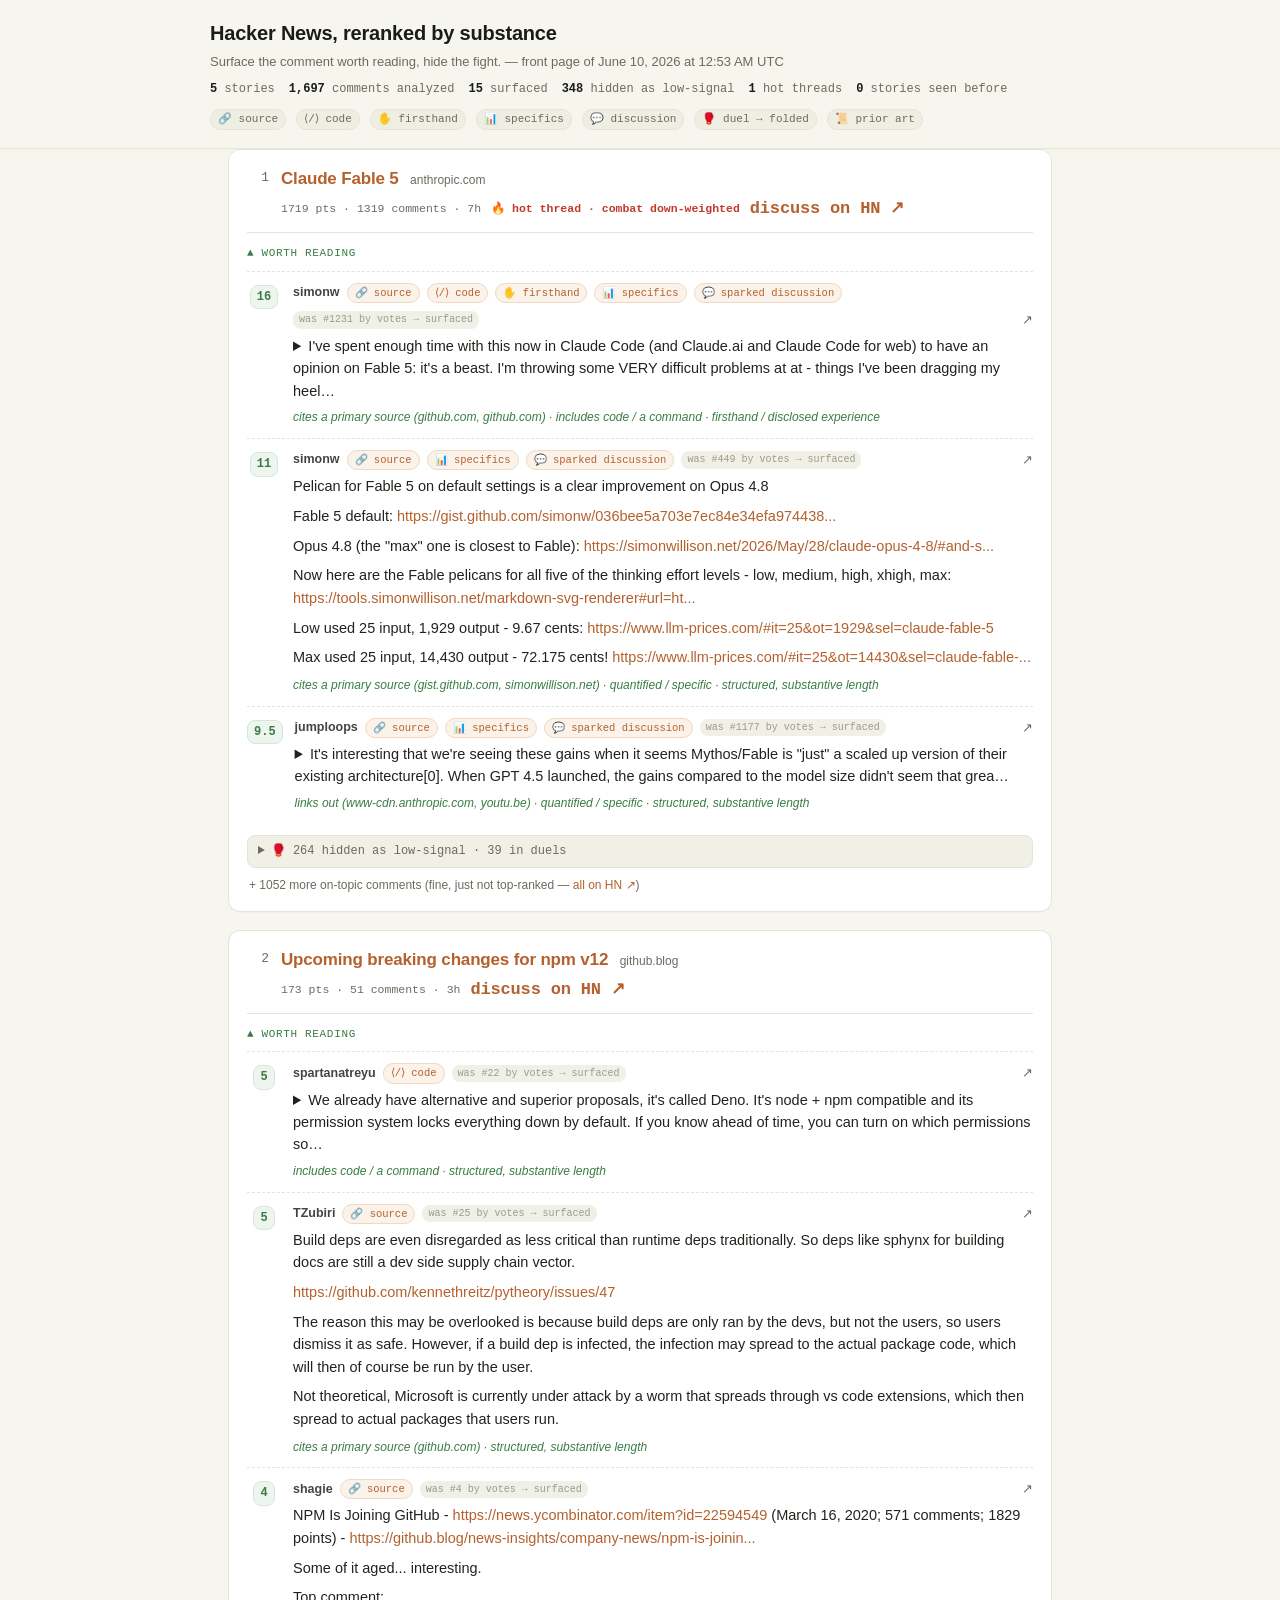
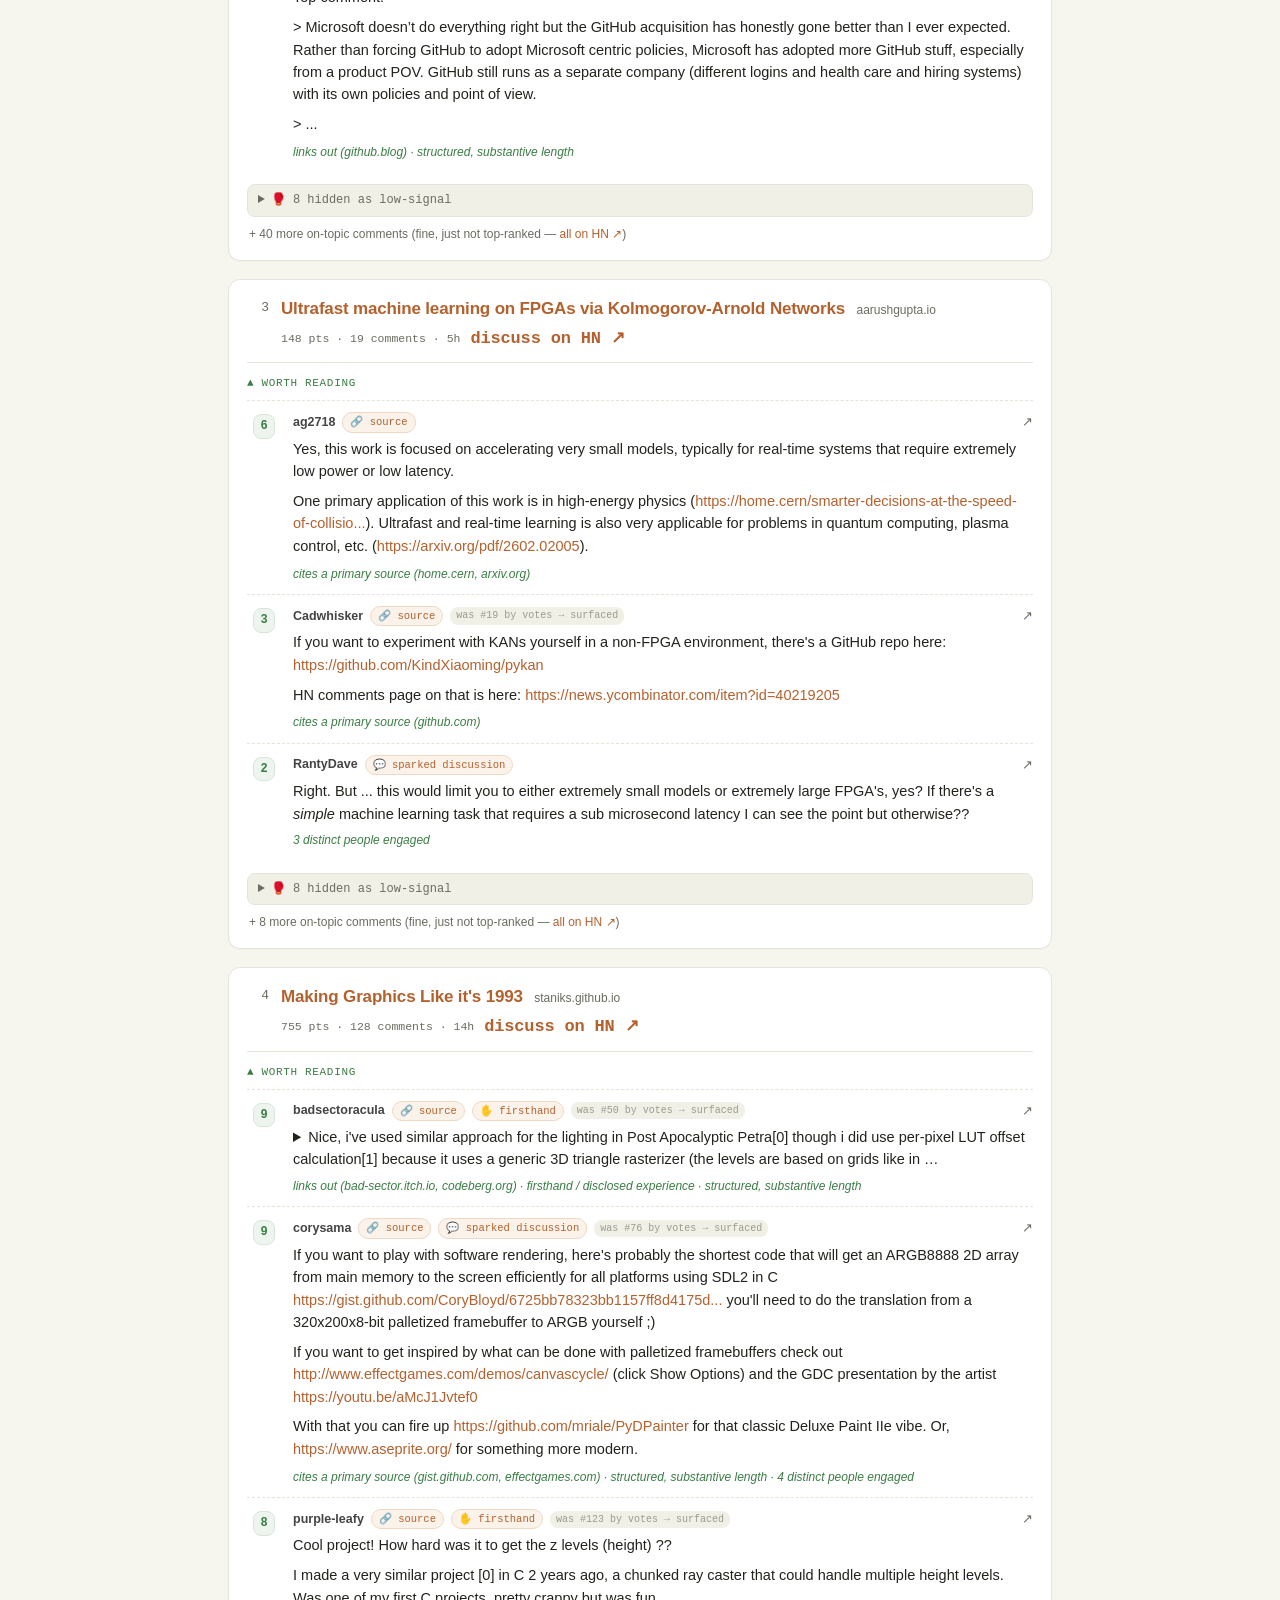
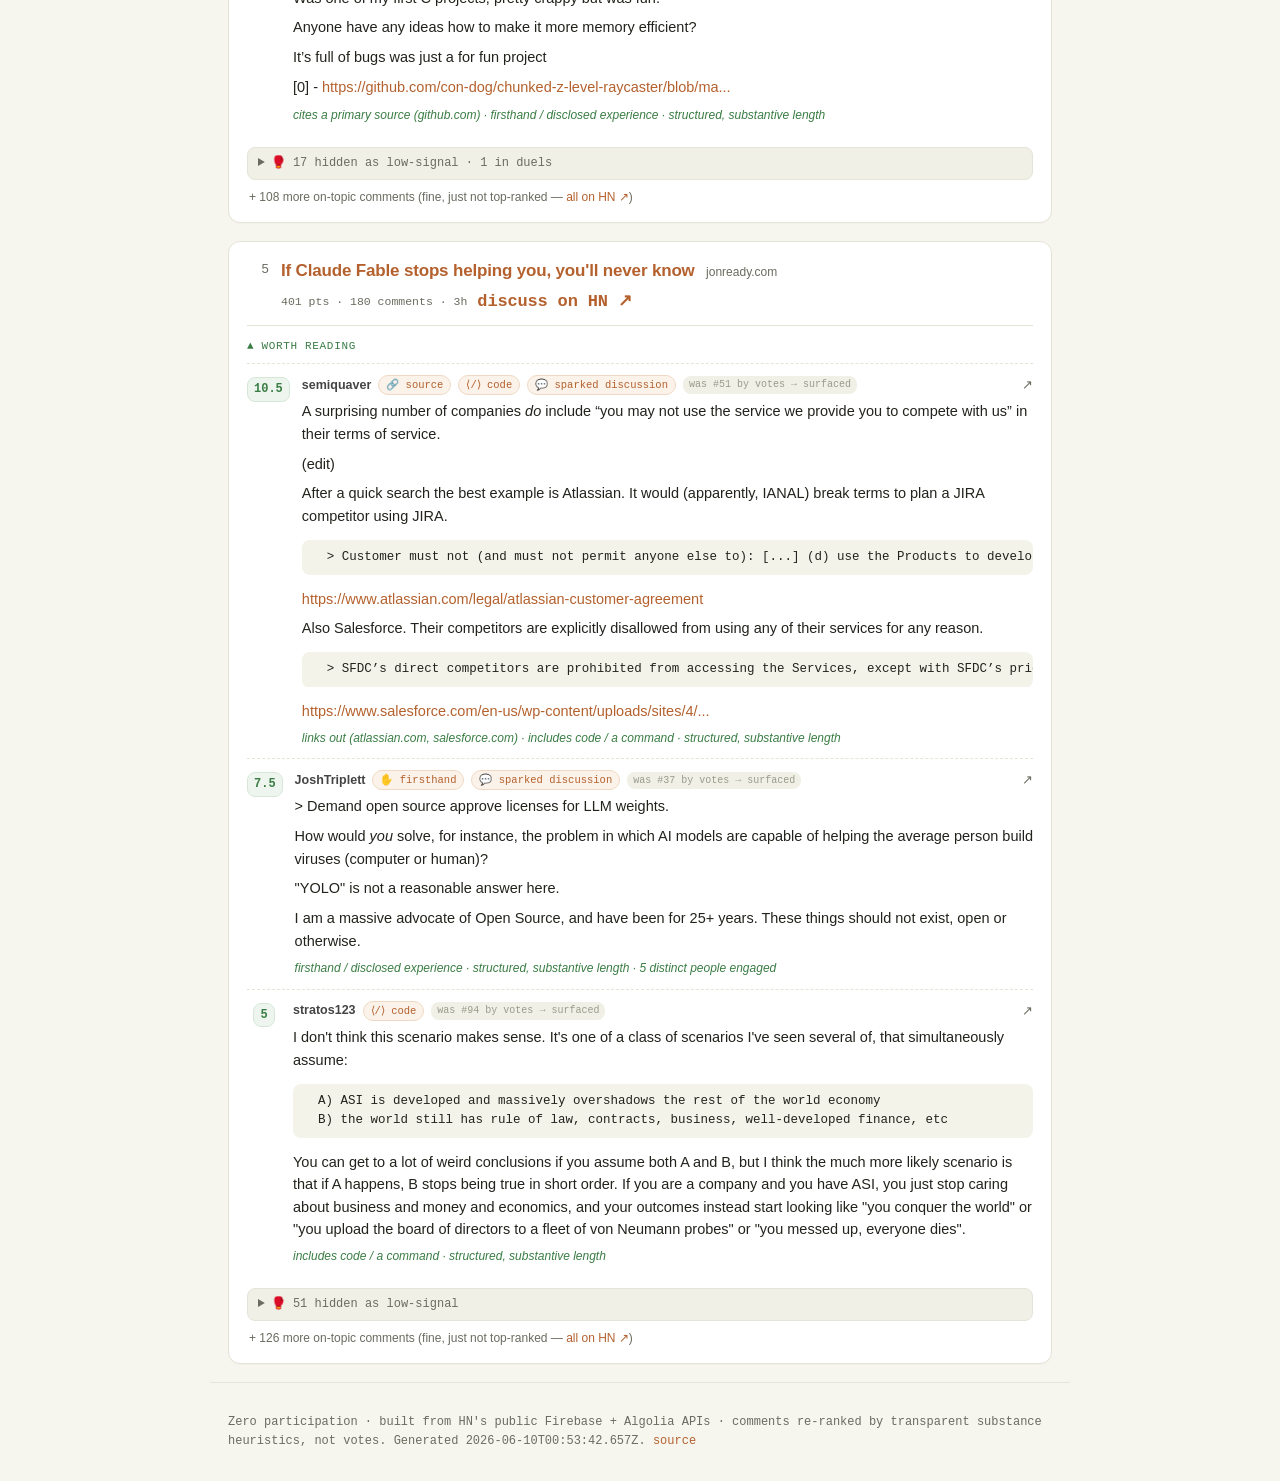
<file: site/index.html>
<!doctype html><html lang="en"><head><meta charset="utf-8">
  <meta name="viewport" content="width=device-width,initial-scale=1">
  <title>HN Front Page, Reranked — 2026-06-10</title>
  <style>
  :root{--bg:#f6f6ef;--card:#fff;--ink:#1b1b17;--dim:#6b6b60;--line:#e4e4d8;--accent:#b4612e;--hot:#c0392b;--good:#3a7d44;--mono:ui-monospace,SFMono-Regular,Menlo,monospace}
  *{box-sizing:border-box}body{margin:0;background:var(--bg);color:var(--ink);font:16px/1.55 -apple-system,BlinkMacSystemFont,"Segoe UI",Helvetica,Arial,sans-serif}
  a{color:var(--accent);text-decoration:none}a:hover{text-decoration:underline}
  header{position:sticky;top:0;z-index:5;background:rgba(246,246,239,.92);backdrop-filter:blur(8px);border-bottom:1px solid var(--line);padding:18px 22px}
  .wrap{max-width:860px;margin:0 auto;padding:0 18px}
  h1{font-size:20px;margin:0;letter-spacing:-.01em}.tag{color:var(--dim);font-size:13px;margin-top:3px}
  .stats{font-family:var(--mono);font-size:12px;color:var(--dim);margin-top:8px;display:flex;gap:14px;flex-wrap:wrap}
  .stats b{color:var(--ink)}
  .legend{font-family:var(--mono);font-size:11px;color:var(--dim);margin-top:10px;display:flex;gap:10px;flex-wrap:wrap}
  .legend span{background:#efeee3;border:1px solid var(--line);border-radius:10px;padding:1px 7px}
  main{padding:26px 0 80px}
  .story{background:var(--card);border:1px solid var(--line);border-radius:12px;padding:16px 18px;margin:0 0 18px;box-shadow:0 1px 0 rgba(0,0,0,.02)}
  .shead{display:flex;gap:12px;align-items:flex-start;padding-bottom:10px;border-bottom:1px solid var(--line)}
  .srank{font-family:var(--mono);font-size:13px;color:var(--dim);min-width:22px;text-align:right;padding-top:2px}
  .stitle a{font-size:17px;font-weight:600;letter-spacing:-.01em}
  .domain{color:var(--dim);font-size:12px;margin-left:7px}
  .smeta{font-family:var(--mono);font-size:11.5px;color:var(--dim);margin-top:4px;display:flex;gap:10px;flex-wrap:wrap;align-items:center}
  .hnlink{font-size:11.5px}
  .hot{color:var(--hot);font-weight:600}
  .prior{font-family:var(--mono);font-size:11px;color:#8a6d3b;background:#faf6ea;border:1px solid #eee3c3;border-radius:8px;padding:4px 8px;margin-top:7px;line-height:1.7}
  .prior a{font-size:11px;white-space:nowrap}.psep{margin:0 6px;color:#c9bd99}
  .lane{margin-top:12px}.lanelabel{font-family:var(--mono);font-size:11px;letter-spacing:.06em;text-transform:uppercase;color:var(--good);margin-bottom:8px}
  .comment{display:flex;gap:12px;padding:11px 0;border-top:1px dashed var(--line)}
  .comment:first-of-type{border-top:none}
  .crail{min-width:34px;text-align:center}
  .score{display:inline-block;font-family:var(--mono);font-size:12px;font-weight:600;color:var(--good);background:#eef5ef;border:1px solid #d6e7d8;border-radius:8px;padding:2px 6px}
  .cbody{flex:1;min-width:0}
  .cmeta{font-size:12.5px;color:var(--dim);margin-bottom:5px;display:flex;gap:7px;align-items:center;flex-wrap:wrap}
  .author{font-weight:600;color:#444}
  .badge{font-family:var(--mono);font-size:10.5px;background:#fbf2e9;border:1px solid #efd9c4;color:var(--accent);border-radius:10px;padding:1px 7px;white-space:nowrap}
  .moved{font-family:var(--mono);font-size:10px;color:#9a9a8c;background:#f0f0e6;border-radius:8px;padding:1px 6px}
  .permalink{margin-left:auto;color:var(--dim);font-size:13px}
  .ctext{font-size:14.5px;color:#23231d;overflow-wrap:break-word}.ctext p{margin:.5em 0}.ctext pre{background:#f3f3ea;padding:8px 10px;border-radius:8px;overflow:auto;font-size:12.5px}
  details.ctext summary{cursor:pointer;color:#23231d}details.ctext .full{margin-top:6px}
  .why{font-size:12px;color:var(--good);margin-top:6px;font-style:italic}
  .fold{margin-top:12px}.fold summary{cursor:pointer;font-family:var(--mono);font-size:12px;color:var(--dim);background:#f0f0e6;border:1px solid var(--line);border-radius:8px;padding:6px 10px}
  .foldnote{font-size:12.5px;color:var(--dim);padding:9px 4px 2px}
  .ordinary{font-size:12px;color:var(--dim);margin-top:8px;padding-left:2px}
  footer{max-width:860px;margin:0 auto;padding:30px 18px;color:var(--dim);font-size:12px;font-family:var(--mono);border-top:1px solid var(--line)}
  </style></head><body>
  <header><div class="wrap" style="padding:0">
    <h1>Hacker News, reranked by substance</h1>
    <div class="tag">Surface the comment worth reading, hide the fight. — front page of June 10, 2026 at 12:53 AM UTC</div>
    <div class="stats">
      <span><b>5</b> stories</span>
      <span><b>1,697</b> comments analyzed</span>
      <span><b>15</b> surfaced</span>
      <span><b>348</b> hidden as low-signal</span>
      <span><b>1</b> hot threads</span>
      <span><b>0</b> stories seen before</span>
    </div>
    <div class="legend">
      <span>🔗 source</span><span>⟨/⟩ code</span><span>✋ firsthand</span><span>📊 specifics</span><span>💬 discussion</span><span>🥊 duel → folded</span><span>📜 prior art</span>
    </div>
  </div></header>
  <main class="wrap"><section class="story">
    <div class="shead">
      <span class="srank">1</span>
      <div class="stitle">
        <a target="_blank" rel="noopener" href="https://www.anthropic.com/news/claude-fable-5-mythos-5">Claude Fable 5</a>
        <span class="domain">anthropic.com</span>
        <div class="smeta">1719 pts · 1319 comments · 7h <span class="hot">🔥 hot thread · combat down-weighted</span>
          <a class="hnlink" target="_blank" rel="noopener" href="https://news.ycombinator.com/item?id=48463808">discuss on HN ↗</a></div>
        
      </div>
    </div>
    <div class="lane"><div class="lanelabel">▲ Worth reading</div><div class="comment">
    <div class="crail"><span class="score">16</span></div>
    <div class="cbody">
      <div class="cmeta"><span class="author">simonw</span> <span class="badge">🔗&nbsp;source</span><span class="badge">⟨/⟩&nbsp;code</span><span class="badge">✋&nbsp;firsthand</span><span class="badge">📊&nbsp;specifics</span><span class="badge">💬&nbsp;sparked discussion</span> <span class="moved">was&nbsp;#1231&nbsp;by&nbsp;votes&nbsp;→&nbsp;surfaced</span>
        <a class="permalink" target="_blank" rel="noopener" href="https://news.ycombinator.com/item?id=48467564">↗</a></div>
      <details class="ctext"><summary>I've spent enough time with this now in Claude Code (and Claude.ai and Claude Code for web) to have an opinion on Fable 5: it's a beast. I'm throwing some VERY difficult problems at at - things I've been dragging my heel…</summary><div class="full">I&#x27;ve spent enough time with this now in Claude Code (and Claude.ai and Claude Code for web) to have an opinion on Fable 5: it&#x27;s a beast. I&#x27;m throwing some VERY difficult problems at at - things I&#x27;ve been dragging my heels on for months - and it&#x27;s crunching through them very happily.<p>One that I&#x27;m willing to share (albeit from just a week ago) - I built a Python library last week that bundles MicroPython compiled to WASM to create a sandboxed code execution library: <a target="_blank" rel="noopener noreferrer nofollow" href="https:&#x2F;&#x2F;github.com&#x2F;simonw&#x2F;micropython-wasm" rel="nofollow">https:&#x2F;&#x2F;github.com&#x2F;simonw&#x2F;micropython-wasm</a><p>I just told Claude.ai (not even Claude Code - this was the standard Claude chat interface) running Fable 5:<p><pre><code>  Clone simonw&#x2F;micropython-wasm from GitHub
  and research how this could use a full
  Python as opposed to MicroPython
</code></pre>
A few prompts later (and I uploaded the zip files from <a target="_blank" rel="noopener noreferrer nofollow" href="https:&#x2F;&#x2F;github.com&#x2F;brettcannon&#x2F;cpython-wasi-build&#x2F;releases&#x2F;tag&#x2F;v3.14.5" rel="nofollow">https:&#x2F;&#x2F;github.com&#x2F;brettcannon&#x2F;cpython-wasi-build&#x2F;releases&#x2F;t...</a> because Claude chat can&#x27;t access those files itself) and I have a wheel file that bundles Python itself, compiled to WASM:<p><pre><code>  uv run --with https:&#x2F;&#x2F;static.simonwillison.net&#x2F;static&#x2F;cors-allow&#x2F;2026&#x2F;cpython_wasm-0.1.0-py3-none-any.whl \
    cpython-wasm -c &#x27;print(45 ** 56)&#x27;
</code></pre>
Here&#x27;s the transcript: <a target="_blank" rel="noopener noreferrer nofollow" href="https:&#x2F;&#x2F;claude.ai&#x2F;share&#x2F;a73b8b8b-8ebc-4fef-9e5c-7438e5e7ae35" rel="nofollow">https:&#x2F;&#x2F;claude.ai&#x2F;share&#x2F;a73b8b8b-8ebc-4fef-9e5c-7438e5e7ae35</a><p>(It&#x27;s possible Opus or GPT-5.5 could have done this too, I&#x27;ve not tried the exact same sequence. The Fable vibes are good here, though.)</div></details>
      <div class="why">cites a primary source (github.com, github.com) · includes code / a command · firsthand / disclosed experience</div>
    </div>
  </div><div class="comment">
    <div class="crail"><span class="score">11</span></div>
    <div class="cbody">
      <div class="cmeta"><span class="author">simonw</span> <span class="badge">🔗&nbsp;source</span><span class="badge">📊&nbsp;specifics</span><span class="badge">💬&nbsp;sparked discussion</span> <span class="moved">was&nbsp;#449&nbsp;by&nbsp;votes&nbsp;→&nbsp;surfaced</span>
        <a class="permalink" target="_blank" rel="noopener" href="https://news.ycombinator.com/item?id=48464054">↗</a></div>
      <div class="ctext">Pelican for Fable 5 on default settings is a clear improvement on Opus 4.8<p>Fable 5 default: <a target="_blank" rel="noopener noreferrer nofollow" href="https:&#x2F;&#x2F;gist.github.com&#x2F;simonw&#x2F;036bee5a703e7ec84e34efa97443828d" rel="nofollow">https:&#x2F;&#x2F;gist.github.com&#x2F;simonw&#x2F;036bee5a703e7ec84e34efa974438...</a><p>Opus 4.8 (the &quot;max&quot; one is closest to Fable): <a target="_blank" rel="noopener noreferrer nofollow" href="https:&#x2F;&#x2F;simonwillison.net&#x2F;2026&#x2F;May&#x2F;28&#x2F;claude-opus-4-8&#x2F;#and-some-pelicans" rel="nofollow">https:&#x2F;&#x2F;simonwillison.net&#x2F;2026&#x2F;May&#x2F;28&#x2F;claude-opus-4-8&#x2F;#and-s...</a><p>Now here are the Fable pelicans for all five of the thinking effort levels - low, medium, high, xhigh, max: <a target="_blank" rel="noopener noreferrer nofollow" href="https:&#x2F;&#x2F;tools.simonwillison.net&#x2F;markdown-svg-renderer#url=https%3A%2F%2Fgist.github.com%2Fsimonw%2F94fde31c34a0400c1d29f57e6a708e6b" rel="nofollow">https:&#x2F;&#x2F;tools.simonwillison.net&#x2F;markdown-svg-renderer#url=ht...</a><p>Low used 25 input, 1,929 output - 9.67 cents: <a target="_blank" rel="noopener noreferrer nofollow" href="https:&#x2F;&#x2F;www.llm-prices.com&#x2F;#it=25&amp;ot=1929&amp;sel=claude-fable-5" rel="nofollow">https:&#x2F;&#x2F;www.llm-prices.com&#x2F;#it=25&amp;ot=1929&amp;sel=claude-fable-5</a><p>Max used 25 input, 14,430 output - 72.175 cents! <a target="_blank" rel="noopener noreferrer nofollow" href="https:&#x2F;&#x2F;www.llm-prices.com&#x2F;#it=25&amp;ot=14430&amp;sel=claude-fable-5" rel="nofollow">https:&#x2F;&#x2F;www.llm-prices.com&#x2F;#it=25&amp;ot=14430&amp;sel=claude-fable-...</a></div>
      <div class="why">cites a primary source (gist.github.com, simonwillison.net) · quantified / specific · structured, substantive length</div>
    </div>
  </div><div class="comment">
    <div class="crail"><span class="score">9.5</span></div>
    <div class="cbody">
      <div class="cmeta"><span class="author">jumploops</span> <span class="badge">🔗&nbsp;source</span><span class="badge">📊&nbsp;specifics</span><span class="badge">💬&nbsp;sparked discussion</span> <span class="moved">was&nbsp;#1177&nbsp;by&nbsp;votes&nbsp;→&nbsp;surfaced</span>
        <a class="permalink" target="_blank" rel="noopener" href="https://news.ycombinator.com/item?id=48466340">↗</a></div>
      <details class="ctext"><summary>It's interesting that we're seeing these gains when it seems Mythos/Fable is &quot;just&quot; a scaled up version of their existing architecture[0]. When GPT 4.5 launched, the gains compared to the model size didn't seem that grea…</summary><div class="full">It&#x27;s interesting that we&#x27;re seeing these gains when it seems Mythos&#x2F;Fable is &quot;just&quot; a scaled up version of their existing architecture[0].<p>When GPT 4.5 launched, the gains compared to the model size didn&#x27;t seem that great, leading some to believe that the only progress we&#x27;d see would come from RL.<p>This model certainly has quite a &quot;substantial amount of post-training and fine-tuning&quot;, but it&#x27;s also based on a new pretrain[1][3], which given the cost, indicate that it is in fact quite a bit larger than Opus 4.X.<p>[0] One of the early testers mentioned: &quot;As far as I can tell from talking to people internally at Anthropic, there&#x27;s nothing special about architecturally&quot;[2]<p>[1] Section 1.1 in <a target="_blank" rel="noopener noreferrer nofollow" href="https:&#x2F;&#x2F;www-cdn.anthropic.com&#x2F;d00db56fa754a1b115b6dd7cb2e3c342ee809620.pdf" rel="nofollow">https:&#x2F;&#x2F;www-cdn.anthropic.com&#x2F;d00db56fa754a1b115b6dd7cb2e3c3...</a><p>[2] <a target="_blank" rel="noopener noreferrer nofollow" href="https:&#x2F;&#x2F;youtu.be&#x2F;GrdEid8H6H4?t=168" rel="nofollow">https:&#x2F;&#x2F;youtu.be&#x2F;GrdEid8H6H4?t=168</a><p>[3] There were rumors going around when Mythos was first announced that it was the first 10T parameter model, but I can&#x27;t find a verifiable source for that number.</div></details>
      <div class="why">links out (www-cdn.anthropic.com, youtu.be) · quantified / specific · structured, substantive length</div>
    </div>
  </div></div>
    <details class="fold"><summary>🥊 264 hidden as low-signal · 39 in duels</summary>
         <div class="foldnote">Hidden: flame-war back-and-forths, dunks, name-calling, and low-content one-liners. Expand if you want the fight.</div></details><div class="ordinary">+ 1052 more on-topic comments (fine, just not top-ranked — <a target="_blank" rel="noopener" href="https://news.ycombinator.com/item?id=48463808">all on HN ↗</a>)</div>
  </section><section class="story">
    <div class="shead">
      <span class="srank">2</span>
      <div class="stitle">
        <a target="_blank" rel="noopener" href="https://github.blog/changelog/2026-06-09-upcoming-breaking-changes-for-npm-v12/">Upcoming breaking changes for npm v12</a>
        <span class="domain">github.blog</span>
        <div class="smeta">173 pts · 51 comments · 3h 
          <a class="hnlink" target="_blank" rel="noopener" href="https://news.ycombinator.com/item?id=48467705">discuss on HN ↗</a></div>
        
      </div>
    </div>
    <div class="lane"><div class="lanelabel">▲ Worth reading</div><div class="comment">
    <div class="crail"><span class="score">5</span></div>
    <div class="cbody">
      <div class="cmeta"><span class="author">spartanatreyu</span> <span class="badge">⟨/⟩&nbsp;code</span> <span class="moved">was&nbsp;#22&nbsp;by&nbsp;votes&nbsp;→&nbsp;surfaced</span>
        <a class="permalink" target="_blank" rel="noopener" href="https://news.ycombinator.com/item?id=48469286">↗</a></div>
      <details class="ctext"><summary>We already have alternative and superior proposals, it's called Deno. It's node + npm compatible and its permission system locks everything down by default. If you know ahead of time, you can turn on which permissions so…</summary><div class="full">We already have alternative and superior proposals, it&#x27;s called Deno.<p>It&#x27;s node + npm compatible and its permission system locks everything down by default.<p>If you know ahead of time, you can turn on which permissions something is supposed to have in the config file.<p>Or you can just not use a config file at all. Anytime it needs a permission: it asks you what it wants. You can say yes or no, and those are saved in the config file for next time. If you say no, the script throws an error where it tried to access something it didn&#x27;t have permission for.<p>---<p>Example:<p>- My linter wants access to my file system?<p><pre><code>  - You can have read access to .&#x2F;src&#x2F;ts&#x2F;
</code></pre>
- My bundler wants read and write access to my file system?<p><pre><code>  - You can have read access to .&#x2F;src&#x2F;ts and write access to .&#x2F;build-output

  - Huh, what&#x27;s that? The bundler was trying to both read and write a file in .&#x2F;src&#x2F;ts?

  - We don&#x27;t want input files getting overwritten, that&#x27;s a recipe for hard-to-diagnose race conditions. Looks like the permission system did more than just keep things secure, it&#x27;s like a type system for IO.

  - Oh, look at that, there was a very subtle bundler misconfig, let me fix that now. How long would that have existed if we didn&#x27;t use deno...
</code></pre>
- Oh what&#x27;s this? An updated dependency I&#x27;ve been using for 6 months suddenly asking for access to my .env file, and asking to run curl in a separate process? How about &quot;no&quot;. Why would a simple DOM utility dependency be asking for those permissions? Ah, looks like it was part of a credential stealing supply chain attack. Glad I wasn&#x27;t using node.<p>---<p>Addendum: Node now has a permission system, but it&#x27;s broken by design so it&#x27;s useless.</div></details>
      <div class="why">includes code / a command · structured, substantive length</div>
    </div>
  </div><div class="comment">
    <div class="crail"><span class="score">5</span></div>
    <div class="cbody">
      <div class="cmeta"><span class="author">TZubiri</span> <span class="badge">🔗&nbsp;source</span> <span class="moved">was&nbsp;#25&nbsp;by&nbsp;votes&nbsp;→&nbsp;surfaced</span>
        <a class="permalink" target="_blank" rel="noopener" href="https://news.ycombinator.com/item?id=48469557">↗</a></div>
      <div class="ctext">Build deps are even disregarded as less critical than runtime deps traditionally. So deps like sphynx for building docs are still a dev side supply chain vector.<p><a target="_blank" rel="noopener noreferrer nofollow" href="https:&#x2F;&#x2F;github.com&#x2F;kennethreitz&#x2F;pytheory&#x2F;issues&#x2F;47" rel="nofollow">https:&#x2F;&#x2F;github.com&#x2F;kennethreitz&#x2F;pytheory&#x2F;issues&#x2F;47</a><p>The reason this may be overlooked is because build deps are only ran by the devs, but not the users, so users dismiss it as safe. However, if a build dep is infected, the infection may spread to the actual package code, which will then of course be run by the user.<p>Not theoretical, Microsoft is currently under attack by a worm that spreads through vs code extensions, which then spread to actual packages that users run.</div>
      <div class="why">cites a primary source (github.com) · structured, substantive length</div>
    </div>
  </div><div class="comment">
    <div class="crail"><span class="score">4</span></div>
    <div class="cbody">
      <div class="cmeta"><span class="author">shagie</span> <span class="badge">🔗&nbsp;source</span> <span class="moved">was&nbsp;#4&nbsp;by&nbsp;votes&nbsp;→&nbsp;surfaced</span>
        <a class="permalink" target="_blank" rel="noopener" href="https://news.ycombinator.com/item?id=48468559">↗</a></div>
      <div class="ctext">NPM Is Joining GitHub - <a target="_blank" rel="noopener noreferrer nofollow" href="https:&#x2F;&#x2F;news.ycombinator.com&#x2F;item?id=22594549">https:&#x2F;&#x2F;news.ycombinator.com&#x2F;item?id=22594549</a> (March 16, 2020; 571 comments; 1829 points) - <a target="_blank" rel="noopener noreferrer nofollow" href="https:&#x2F;&#x2F;github.blog&#x2F;news-insights&#x2F;company-news&#x2F;npm-is-joining-github&#x2F;" rel="nofollow">https:&#x2F;&#x2F;github.blog&#x2F;news-insights&#x2F;company-news&#x2F;npm-is-joinin...</a><p>Some of it aged... interesting.<p>Top comment:<p>&gt; Microsoft doesn’t do everything right but the GitHub acquisition has honestly gone better than I ever expected. Rather than forcing GitHub to adopt Microsoft centric policies, Microsoft has adopted more GitHub stuff, especially from a product POV. GitHub still runs as a separate company (different logins and health care and hiring systems) with its own policies and point of view.<p>&gt; ...</div>
      <div class="why">links out (github.blog) · structured, substantive length</div>
    </div>
  </div></div>
    <details class="fold"><summary>🥊 8 hidden as low-signal</summary>
         <div class="foldnote">Hidden: flame-war back-and-forths, dunks, name-calling, and low-content one-liners. Expand if you want the fight.</div></details><div class="ordinary">+ 40 more on-topic comments (fine, just not top-ranked — <a target="_blank" rel="noopener" href="https://news.ycombinator.com/item?id=48467705">all on HN ↗</a>)</div>
  </section><section class="story">
    <div class="shead">
      <span class="srank">3</span>
      <div class="stitle">
        <a target="_blank" rel="noopener" href="https://aarushgupta.io/posts/kan-fpga/">Ultrafast machine learning on FPGAs via Kolmogorov-Arnold Networks</a>
        <span class="domain">aarushgupta.io</span>
        <div class="smeta">148 pts · 19 comments · 5h 
          <a class="hnlink" target="_blank" rel="noopener" href="https://news.ycombinator.com/item?id=48466277">discuss on HN ↗</a></div>
        
      </div>
    </div>
    <div class="lane"><div class="lanelabel">▲ Worth reading</div><div class="comment">
    <div class="crail"><span class="score">6</span></div>
    <div class="cbody">
      <div class="cmeta"><span class="author">ag2718</span> <span class="badge">🔗&nbsp;source</span> 
        <a class="permalink" target="_blank" rel="noopener" href="https://news.ycombinator.com/item?id=48467206">↗</a></div>
      <div class="ctext">Yes, this work is focused on accelerating very small models, typically for real-time systems that require extremely low power or low latency.<p>One primary application of this work is in high-energy physics (<a target="_blank" rel="noopener noreferrer nofollow" href="https:&#x2F;&#x2F;home.cern&#x2F;smarter-decisions-at-the-speed-of-collisions&#x2F;" rel="nofollow">https:&#x2F;&#x2F;home.cern&#x2F;smarter-decisions-at-the-speed-of-collisio...</a>). Ultrafast and real-time learning is also very applicable for problems in quantum computing, plasma control, etc. (<a target="_blank" rel="noopener noreferrer nofollow" href="https:&#x2F;&#x2F;arxiv.org&#x2F;pdf&#x2F;2602.02005" rel="nofollow">https:&#x2F;&#x2F;arxiv.org&#x2F;pdf&#x2F;2602.02005</a>).</div>
      <div class="why">cites a primary source (home.cern, arxiv.org)</div>
    </div>
  </div><div class="comment">
    <div class="crail"><span class="score">3</span></div>
    <div class="cbody">
      <div class="cmeta"><span class="author">Cadwhisker</span> <span class="badge">🔗&nbsp;source</span> <span class="moved">was&nbsp;#19&nbsp;by&nbsp;votes&nbsp;→&nbsp;surfaced</span>
        <a class="permalink" target="_blank" rel="noopener" href="https://news.ycombinator.com/item?id=48469770">↗</a></div>
      <div class="ctext">If you want to experiment with KANs yourself in a non-FPGA environment, there&#x27;s a GitHub repo here: <a target="_blank" rel="noopener noreferrer nofollow" href="https:&#x2F;&#x2F;github.com&#x2F;KindXiaoming&#x2F;pykan" rel="nofollow">https:&#x2F;&#x2F;github.com&#x2F;KindXiaoming&#x2F;pykan</a><p>HN comments page on that is here: <a target="_blank" rel="noopener noreferrer nofollow" href="https:&#x2F;&#x2F;news.ycombinator.com&#x2F;item?id=40219205">https:&#x2F;&#x2F;news.ycombinator.com&#x2F;item?id=40219205</a></div>
      <div class="why">cites a primary source (github.com)</div>
    </div>
  </div><div class="comment">
    <div class="crail"><span class="score">2</span></div>
    <div class="cbody">
      <div class="cmeta"><span class="author">RantyDave</span> <span class="badge">💬&nbsp;sparked discussion</span> 
        <a class="permalink" target="_blank" rel="noopener" href="https://news.ycombinator.com/item?id=48466966">↗</a></div>
      <div class="ctext">Right. But ... this would limit you to either extremely small models or extremely large FPGA&#x27;s, yes? If there&#x27;s a <i>simple</i> machine learning task that requires a sub microsecond latency I can see the point but otherwise??</div>
      <div class="why">3 distinct people engaged</div>
    </div>
  </div></div>
    <details class="fold"><summary>🥊 8 hidden as low-signal</summary>
         <div class="foldnote">Hidden: flame-war back-and-forths, dunks, name-calling, and low-content one-liners. Expand if you want the fight.</div></details><div class="ordinary">+ 8 more on-topic comments (fine, just not top-ranked — <a target="_blank" rel="noopener" href="https://news.ycombinator.com/item?id=48466277">all on HN ↗</a>)</div>
  </section><section class="story">
    <div class="shead">
      <span class="srank">4</span>
      <div class="stitle">
        <a target="_blank" rel="noopener" href="https://staniks.github.io/articles/catlantean-3d-blog-1/">Making Graphics Like it's 1993</a>
        <span class="domain">staniks.github.io</span>
        <div class="smeta">755 pts · 128 comments · 14h 
          <a class="hnlink" target="_blank" rel="noopener" href="https://news.ycombinator.com/item?id=48459294">discuss on HN ↗</a></div>
        
      </div>
    </div>
    <div class="lane"><div class="lanelabel">▲ Worth reading</div><div class="comment">
    <div class="crail"><span class="score">9</span></div>
    <div class="cbody">
      <div class="cmeta"><span class="author">badsectoracula</span> <span class="badge">🔗&nbsp;source</span><span class="badge">✋&nbsp;firsthand</span> <span class="moved">was&nbsp;#50&nbsp;by&nbsp;votes&nbsp;→&nbsp;surfaced</span>
        <a class="permalink" target="_blank" rel="noopener" href="https://news.ycombinator.com/item?id=48460259">↗</a></div>
      <details class="ctext"><summary>Nice, i've used similar approach for the lighting in Post Apocalyptic Petra[0] though i did use per-pixel LUT offset calculation[1] because it uses a generic 3D triangle rasterizer (the levels are based on grids like in …</summary><div class="full">Nice, i&#x27;ve used similar approach for the lighting in Post Apocalyptic Petra[0] though i did use per-pixel LUT offset calculation[1] because it uses a generic 3D triangle rasterizer (the levels are based on grids like in Tomb Raider  but they&#x27;re rendered as triangles). Later i added sprite support for another gamejam but i never ended up finishing it and the sprite support is very rudimentary (and unoptimized - i just noticed i&#x27;m doing the LUT lookup for every pixel when drawing shaded sprites which isn&#x27;t necessary).<p>I did write a tool for generating the sprites from 3D models though[2]. It uses plain old OpenGL 1.1 to draw the sprite and grabs the framebuffer directly. It is drawn fullbright so i can paint the lighting directly on the sprite&#x27;s texture (using a Krita plugin i wrote[3][4] - the model is something i threw together with Blender&#x27;s default generated UV since i didn&#x27;t care for the details).<p>I wonder if doing some sort of postprocessing (after rendering with with shading) like you do with your game would help with the finer details since i also found that rendering from 3D models to sprites creates very &quot;mushy&quot; results most of the time because of all the details getting lost. I notice the colors also become more saturated after postprocessing in your examples, is this after it finds the closest color in the palette or the result of the postprocess? I&#x27;d like to keep the overall hue+saturation of the model so maybe doing post-processing on a grayscale render to shade the shadows&#x2F;dark areas but keep highlights as-is and then multiplying that with the fullbright image would produce results that wont shift the saturation.<p>[0] <a target="_blank" rel="noopener noreferrer nofollow" href="https:&#x2F;&#x2F;bad-sector.itch.io&#x2F;post-apocalyptic-petra" rel="nofollow">https:&#x2F;&#x2F;bad-sector.itch.io&#x2F;post-apocalyptic-petra</a><p>[1] <a target="_blank" rel="noopener noreferrer nofollow" href="https:&#x2F;&#x2F;codeberg.org&#x2F;badsector&#x2F;PetraEngine&#x2F;src&#x2F;commit&#x2F;14ca1696227984d17dad676ff621e24aa3c3c9dc&#x2F;Engine&#x2F;FBRaster.pas#L322" rel="nofollow">https:&#x2F;&#x2F;codeberg.org&#x2F;badsector&#x2F;PetraEngine&#x2F;src&#x2F;commit&#x2F;14ca16...</a><p>[2] <a target="_blank" rel="noopener noreferrer nofollow" href="http:&#x2F;&#x2F;runtimeterror.com&#x2F;pages&#x2F;iv&#x2F;images&#x2F;95ddebc51e4dfa8a5afb8b1e636f051a.png" rel="nofollow">http:&#x2F;&#x2F;runtimeterror.com&#x2F;pages&#x2F;iv&#x2F;images&#x2F;95ddebc51e4dfa8a5af...</a><p>[3] <a target="_blank" rel="noopener noreferrer nofollow" href="http:&#x2F;&#x2F;runtimeterror.com&#x2F;tools&#x2F;kritaview3d&#x2F;" rel="nofollow">http:&#x2F;&#x2F;runtimeterror.com&#x2F;tools&#x2F;kritaview3d&#x2F;</a><p>[4] <a target="_blank" rel="noopener noreferrer nofollow" href="http:&#x2F;&#x2F;runtimeterror.com&#x2F;pages&#x2F;iv&#x2F;images&#x2F;535f0e09e590d8a1731c2e2ca2a18d3b.png" rel="nofollow">http:&#x2F;&#x2F;runtimeterror.com&#x2F;pages&#x2F;iv&#x2F;images&#x2F;535f0e09e590d8a1731...</a></div></details>
      <div class="why">links out (bad-sector.itch.io, codeberg.org) · firsthand / disclosed experience · structured, substantive length</div>
    </div>
  </div><div class="comment">
    <div class="crail"><span class="score">9</span></div>
    <div class="cbody">
      <div class="cmeta"><span class="author">corysama</span> <span class="badge">🔗&nbsp;source</span><span class="badge">💬&nbsp;sparked discussion</span> <span class="moved">was&nbsp;#76&nbsp;by&nbsp;votes&nbsp;→&nbsp;surfaced</span>
        <a class="permalink" target="_blank" rel="noopener" href="https://news.ycombinator.com/item?id=48461928">↗</a></div>
      <div class="ctext">If you want to play with software rendering, here&#x27;s probably the shortest code that will get an ARGB8888 2D array from main memory to the screen efficiently for all platforms using SDL2 in C <a target="_blank" rel="noopener noreferrer nofollow" href="https:&#x2F;&#x2F;gist.github.com&#x2F;CoryBloyd&#x2F;6725bb78323bb1157ff8d4175d42d789" rel="nofollow">https:&#x2F;&#x2F;gist.github.com&#x2F;CoryBloyd&#x2F;6725bb78323bb1157ff8d4175d...</a>  you&#x27;ll need to do the translation from a 320x200x8-bit palletized framebuffer to ARGB yourself ;)<p>If you want to get inspired by what can be done with palletized framebuffers check out <a target="_blank" rel="noopener noreferrer nofollow" href="http:&#x2F;&#x2F;www.effectgames.com&#x2F;demos&#x2F;canvascycle&#x2F;" rel="nofollow">http:&#x2F;&#x2F;www.effectgames.com&#x2F;demos&#x2F;canvascycle&#x2F;</a> (click Show Options) and the GDC presentation by the artist <a target="_blank" rel="noopener noreferrer nofollow" href="https:&#x2F;&#x2F;youtu.be&#x2F;aMcJ1Jvtef0" rel="nofollow">https:&#x2F;&#x2F;youtu.be&#x2F;aMcJ1Jvtef0</a><p>With that you can fire up <a target="_blank" rel="noopener noreferrer nofollow" href="https:&#x2F;&#x2F;github.com&#x2F;mriale&#x2F;PyDPainter" rel="nofollow">https:&#x2F;&#x2F;github.com&#x2F;mriale&#x2F;PyDPainter</a> for that classic Deluxe Paint IIe vibe. Or, <a target="_blank" rel="noopener noreferrer nofollow" href="https:&#x2F;&#x2F;www.aseprite.org&#x2F;" rel="nofollow">https:&#x2F;&#x2F;www.aseprite.org&#x2F;</a> for something more modern.</div>
      <div class="why">cites a primary source (gist.github.com, effectgames.com) · structured, substantive length · 4 distinct people engaged</div>
    </div>
  </div><div class="comment">
    <div class="crail"><span class="score">8</span></div>
    <div class="cbody">
      <div class="cmeta"><span class="author">purple-leafy</span> <span class="badge">🔗&nbsp;source</span><span class="badge">✋&nbsp;firsthand</span> <span class="moved">was&nbsp;#123&nbsp;by&nbsp;votes&nbsp;→&nbsp;surfaced</span>
        <a class="permalink" target="_blank" rel="noopener" href="https://news.ycombinator.com/item?id=48466999">↗</a></div>
      <div class="ctext">Cool project! How hard was it to get the z levels (height) ??<p>I made a very similar project [0] in C 2 years ago, a chunked ray caster that could handle multiple height levels. Was one of my first C projects, pretty crappy but was fun.<p>Anyone have any ideas how to make it more memory efficient?<p>It’s full of bugs was just a for fun project<p>[0] - <a target="_blank" rel="noopener noreferrer nofollow" href="https:&#x2F;&#x2F;github.com&#x2F;con-dog&#x2F;chunked-z-level-raycaster&#x2F;blob&#x2F;master&#x2F;README.md" rel="nofollow">https:&#x2F;&#x2F;github.com&#x2F;con-dog&#x2F;chunked-z-level-raycaster&#x2F;blob&#x2F;ma...</a></div>
      <div class="why">cites a primary source (github.com) · firsthand / disclosed experience · structured, substantive length</div>
    </div>
  </div></div>
    <details class="fold"><summary>🥊 17 hidden as low-signal · 1 in duels</summary>
         <div class="foldnote">Hidden: flame-war back-and-forths, dunks, name-calling, and low-content one-liners. Expand if you want the fight.</div></details><div class="ordinary">+ 108 more on-topic comments (fine, just not top-ranked — <a target="_blank" rel="noopener" href="https://news.ycombinator.com/item?id=48459294">all on HN ↗</a>)</div>
  </section><section class="story">
    <div class="shead">
      <span class="srank">5</span>
      <div class="stitle">
        <a target="_blank" rel="noopener" href="https://jonready.com/blog/posts/claude-fable5-is-allowed-to-sabotage-your-app-if-youre-a-competitor.html">If Claude Fable stops helping you, you'll never know</a>
        <span class="domain">jonready.com</span>
        <div class="smeta">401 pts · 180 comments · 3h 
          <a class="hnlink" target="_blank" rel="noopener" href="https://news.ycombinator.com/item?id=48467896">discuss on HN ↗</a></div>
        
      </div>
    </div>
    <div class="lane"><div class="lanelabel">▲ Worth reading</div><div class="comment">
    <div class="crail"><span class="score">10.5</span></div>
    <div class="cbody">
      <div class="cmeta"><span class="author">semiquaver</span> <span class="badge">🔗&nbsp;source</span><span class="badge">⟨/⟩&nbsp;code</span><span class="badge">💬&nbsp;sparked discussion</span> <span class="moved">was&nbsp;#51&nbsp;by&nbsp;votes&nbsp;→&nbsp;surfaced</span>
        <a class="permalink" target="_blank" rel="noopener" href="https://news.ycombinator.com/item?id=48468442">↗</a></div>
      <div class="ctext">A surprising number of companies <i>do</i> include “you may not use the service we provide you to compete with us” in their terms of service.<p>(edit)<p>After a quick search the best example is Atlassian. It would (apparently, IANAL) break terms to plan a JIRA competitor using JIRA.<p><pre><code>  &gt; Customer must not (and must not permit anyone else to): [...] (d) use the Products to develop a similar or competing product or service
</code></pre>
<a target="_blank" rel="noopener noreferrer nofollow" href="https:&#x2F;&#x2F;www.atlassian.com&#x2F;legal&#x2F;atlassian-customer-agreement" rel="nofollow">https:&#x2F;&#x2F;www.atlassian.com&#x2F;legal&#x2F;atlassian-customer-agreement</a><p>Also Salesforce. Their competitors are explicitly disallowed from using any of their services for any reason.<p><pre><code>  &gt; SFDC’s direct competitors are prohibited from accessing the Services, except with SFDC’s prior written consent.
</code></pre>
<a target="_blank" rel="noopener noreferrer nofollow" href="https:&#x2F;&#x2F;www.salesforce.com&#x2F;en-us&#x2F;wp-content&#x2F;uploads&#x2F;sites&#x2F;4&#x2F;documents&#x2F;legal&#x2F;salesforce_MSA.pdf" rel="nofollow">https:&#x2F;&#x2F;www.salesforce.com&#x2F;en-us&#x2F;wp-content&#x2F;uploads&#x2F;sites&#x2F;4&#x2F;...</a></div>
      <div class="why">links out (atlassian.com, salesforce.com) · includes code / a command · structured, substantive length</div>
    </div>
  </div><div class="comment">
    <div class="crail"><span class="score">7.5</span></div>
    <div class="cbody">
      <div class="cmeta"><span class="author">JoshTriplett</span> <span class="badge">✋&nbsp;firsthand</span><span class="badge">💬&nbsp;sparked discussion</span> <span class="moved">was&nbsp;#37&nbsp;by&nbsp;votes&nbsp;→&nbsp;surfaced</span>
        <a class="permalink" target="_blank" rel="noopener" href="https://news.ycombinator.com/item?id=48469585">↗</a></div>
      <div class="ctext">&gt; Demand open source approve licenses for LLM weights.<p>How would <i>you</i> solve, for instance, the problem in which AI models are capable of helping the average person build viruses (computer or human)?<p>&quot;YOLO&quot; is not a reasonable answer here.<p>I am a massive advocate of Open Source, and have been for 25+ years. These things should not exist, open or otherwise.</div>
      <div class="why">firsthand / disclosed experience · structured, substantive length · 5 distinct people engaged</div>
    </div>
  </div><div class="comment">
    <div class="crail"><span class="score">5</span></div>
    <div class="cbody">
      <div class="cmeta"><span class="author">stratos123</span> <span class="badge">⟨/⟩&nbsp;code</span> <span class="moved">was&nbsp;#94&nbsp;by&nbsp;votes&nbsp;→&nbsp;surfaced</span>
        <a class="permalink" target="_blank" rel="noopener" href="https://news.ycombinator.com/item?id=48469071">↗</a></div>
      <div class="ctext">I don&#x27;t think this scenario makes sense. It&#x27;s one of a class of scenarios I&#x27;ve seen several of, that simultaneously assume:<p><pre><code>  A) ASI is developed and massively overshadows the rest of the world economy 
  B) the world still has rule of law, contracts, business, well-developed finance, etc
</code></pre>
You can get to a lot of weird conclusions if you assume both A and B, but I think the much more likely scenario is that if A happens, B stops being true in short order. If you are a company and you have ASI, you just stop caring about business and money and economics, and your outcomes instead start looking like &quot;you conquer the world&quot; or &quot;you upload the board of directors to a fleet of von Neumann probes&quot; or &quot;you messed up, everyone dies&quot;.</div>
      <div class="why">includes code / a command · structured, substantive length</div>
    </div>
  </div></div>
    <details class="fold"><summary>🥊 51 hidden as low-signal</summary>
         <div class="foldnote">Hidden: flame-war back-and-forths, dunks, name-calling, and low-content one-liners. Expand if you want the fight.</div></details><div class="ordinary">+ 126 more on-topic comments (fine, just not top-ranked — <a target="_blank" rel="noopener" href="https://news.ycombinator.com/item?id=48467896">all on HN ↗</a>)</div>
  </section></main>
  <footer>Zero participation · built from HN's public Firebase + Algolia APIs · comments re-ranked by transparent substance heuristics, not votes. Generated 2026-06-10T00:53:42.657Z. <a href="https://github.com/scasella/hn-slow-rank">source</a></footer>
  </body></html>
</file>
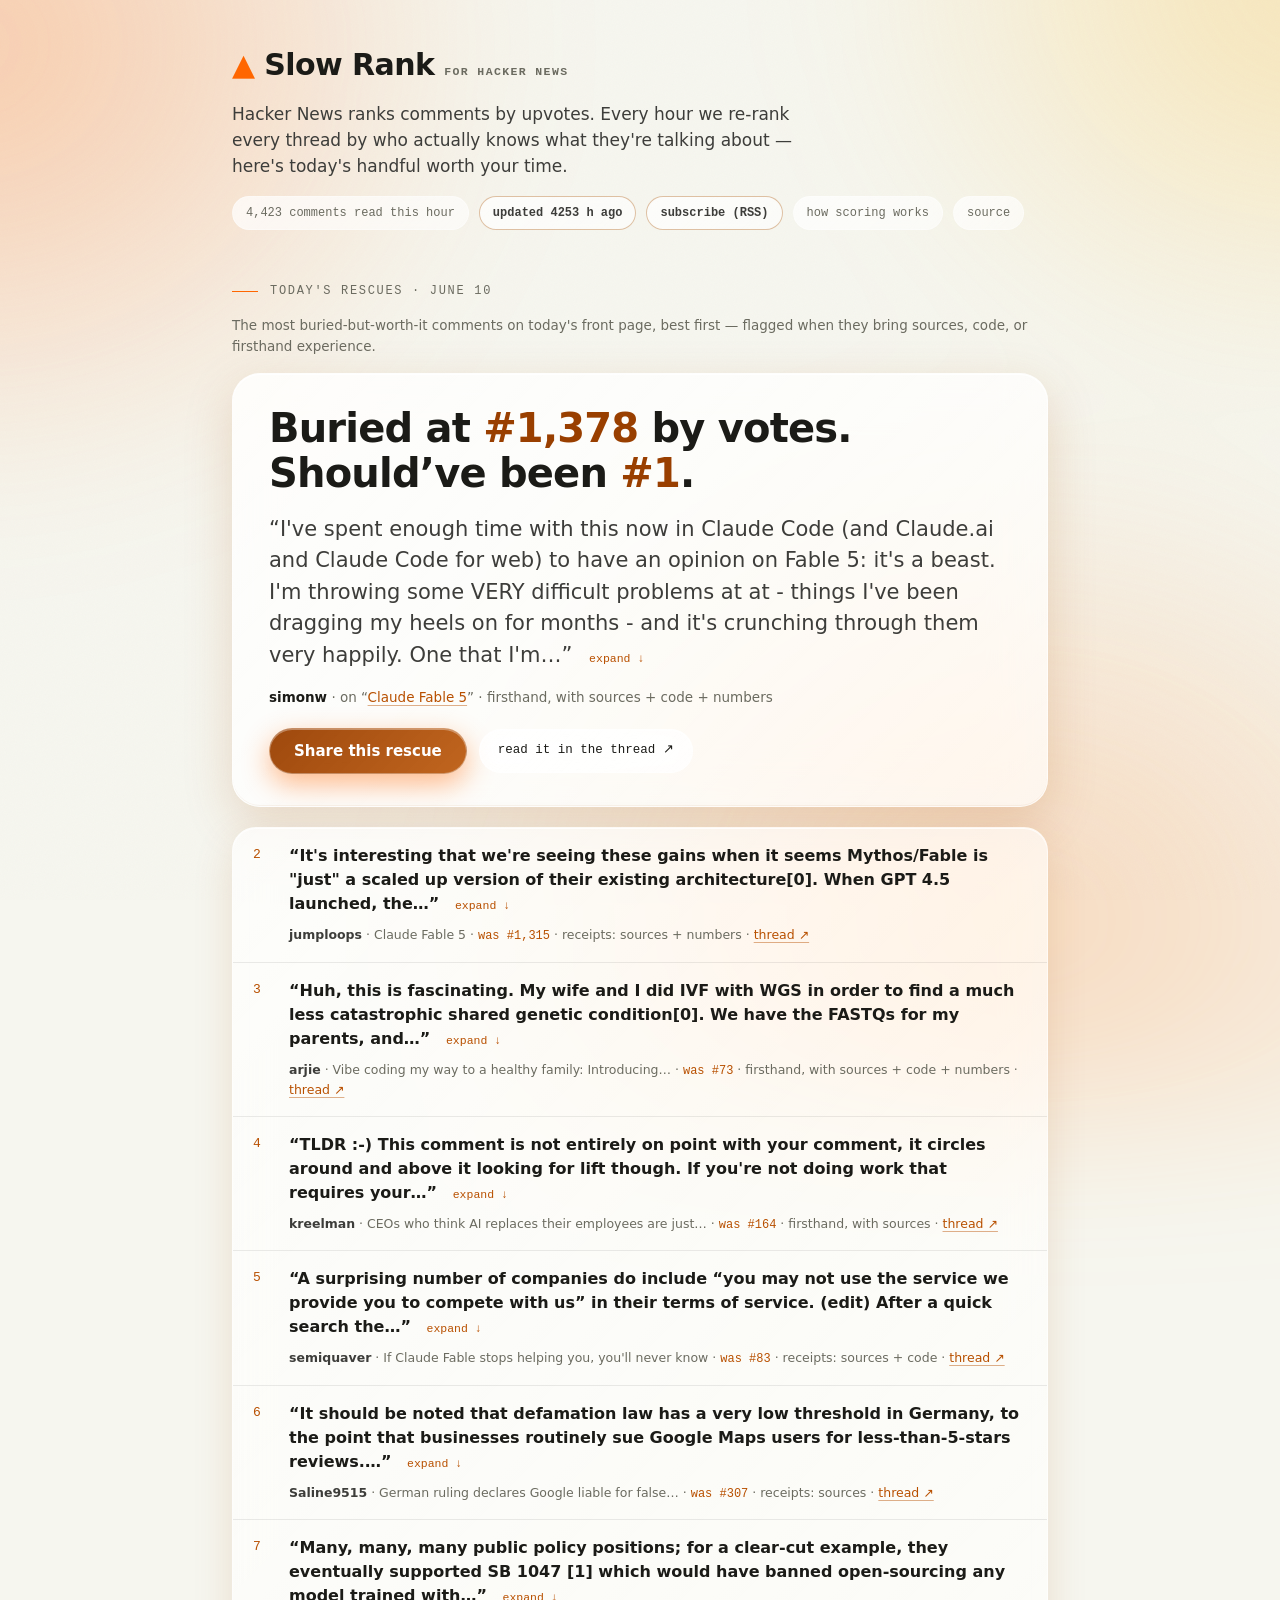
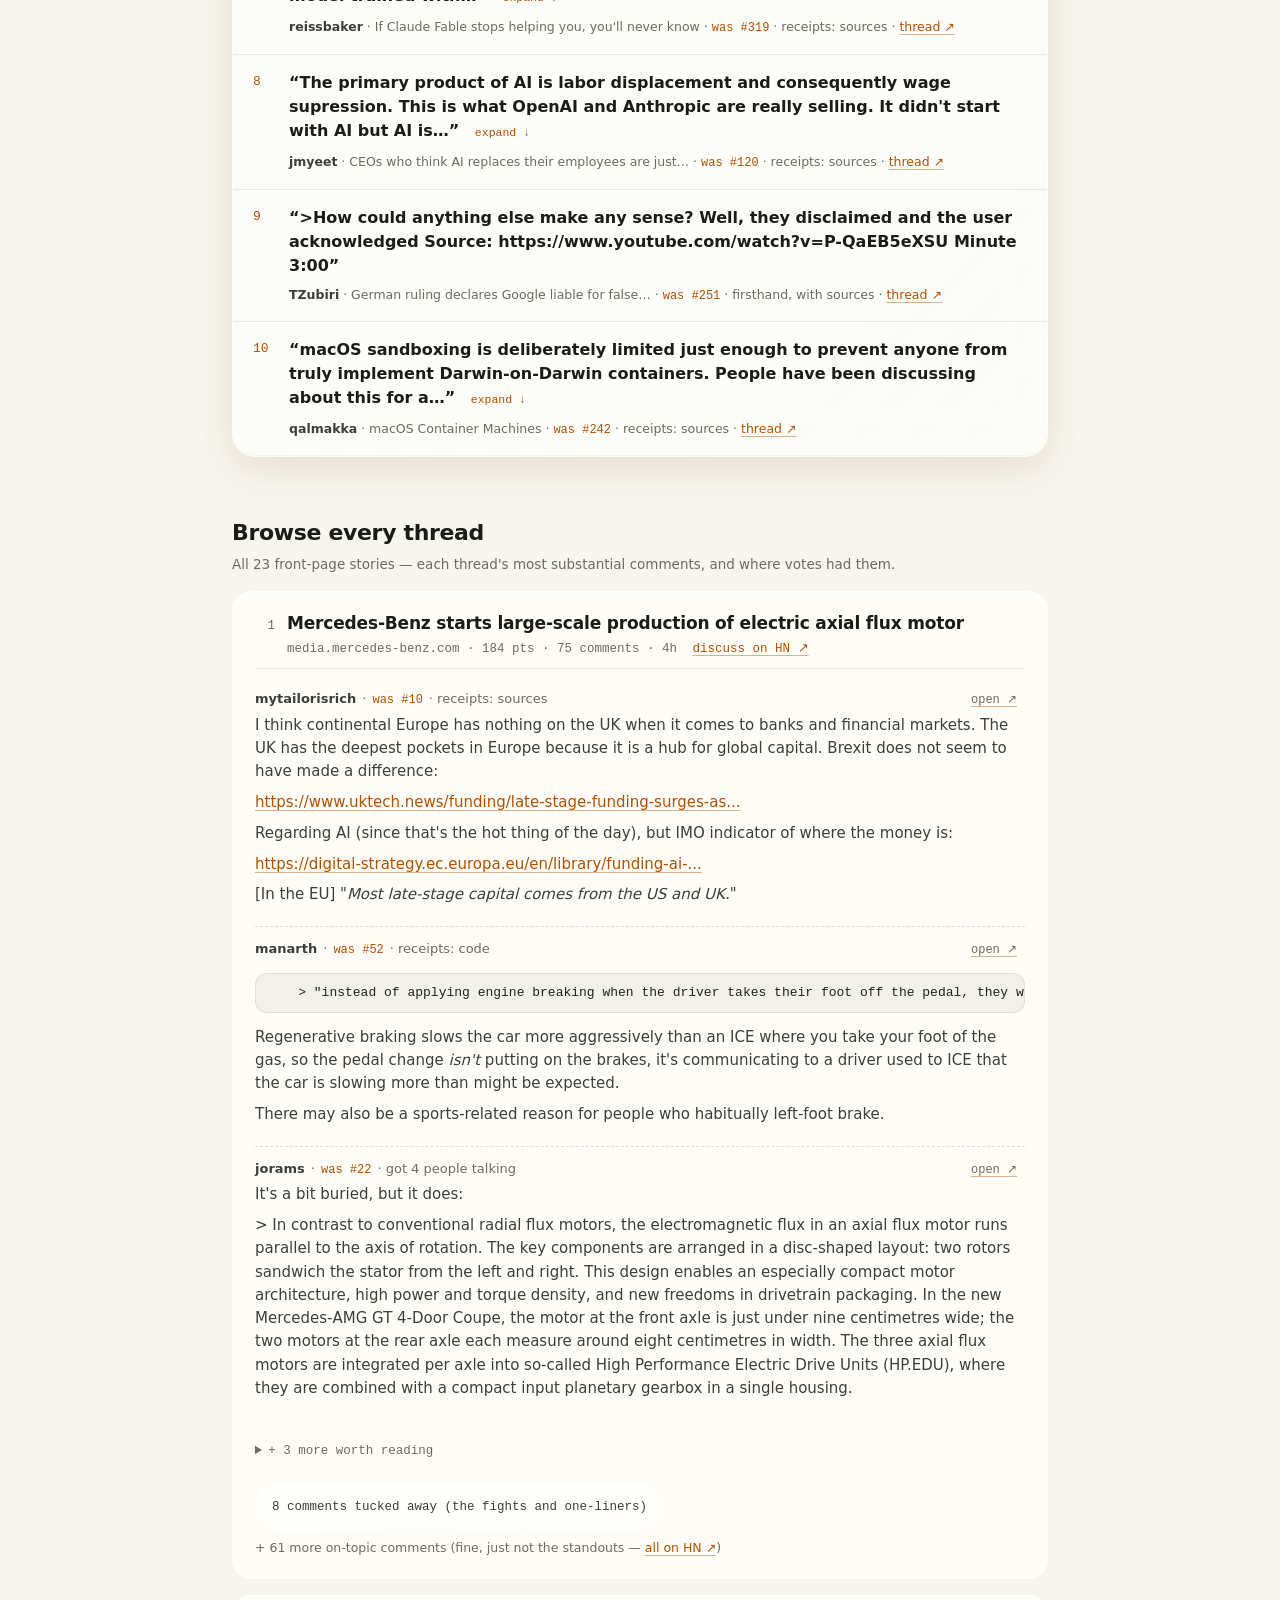
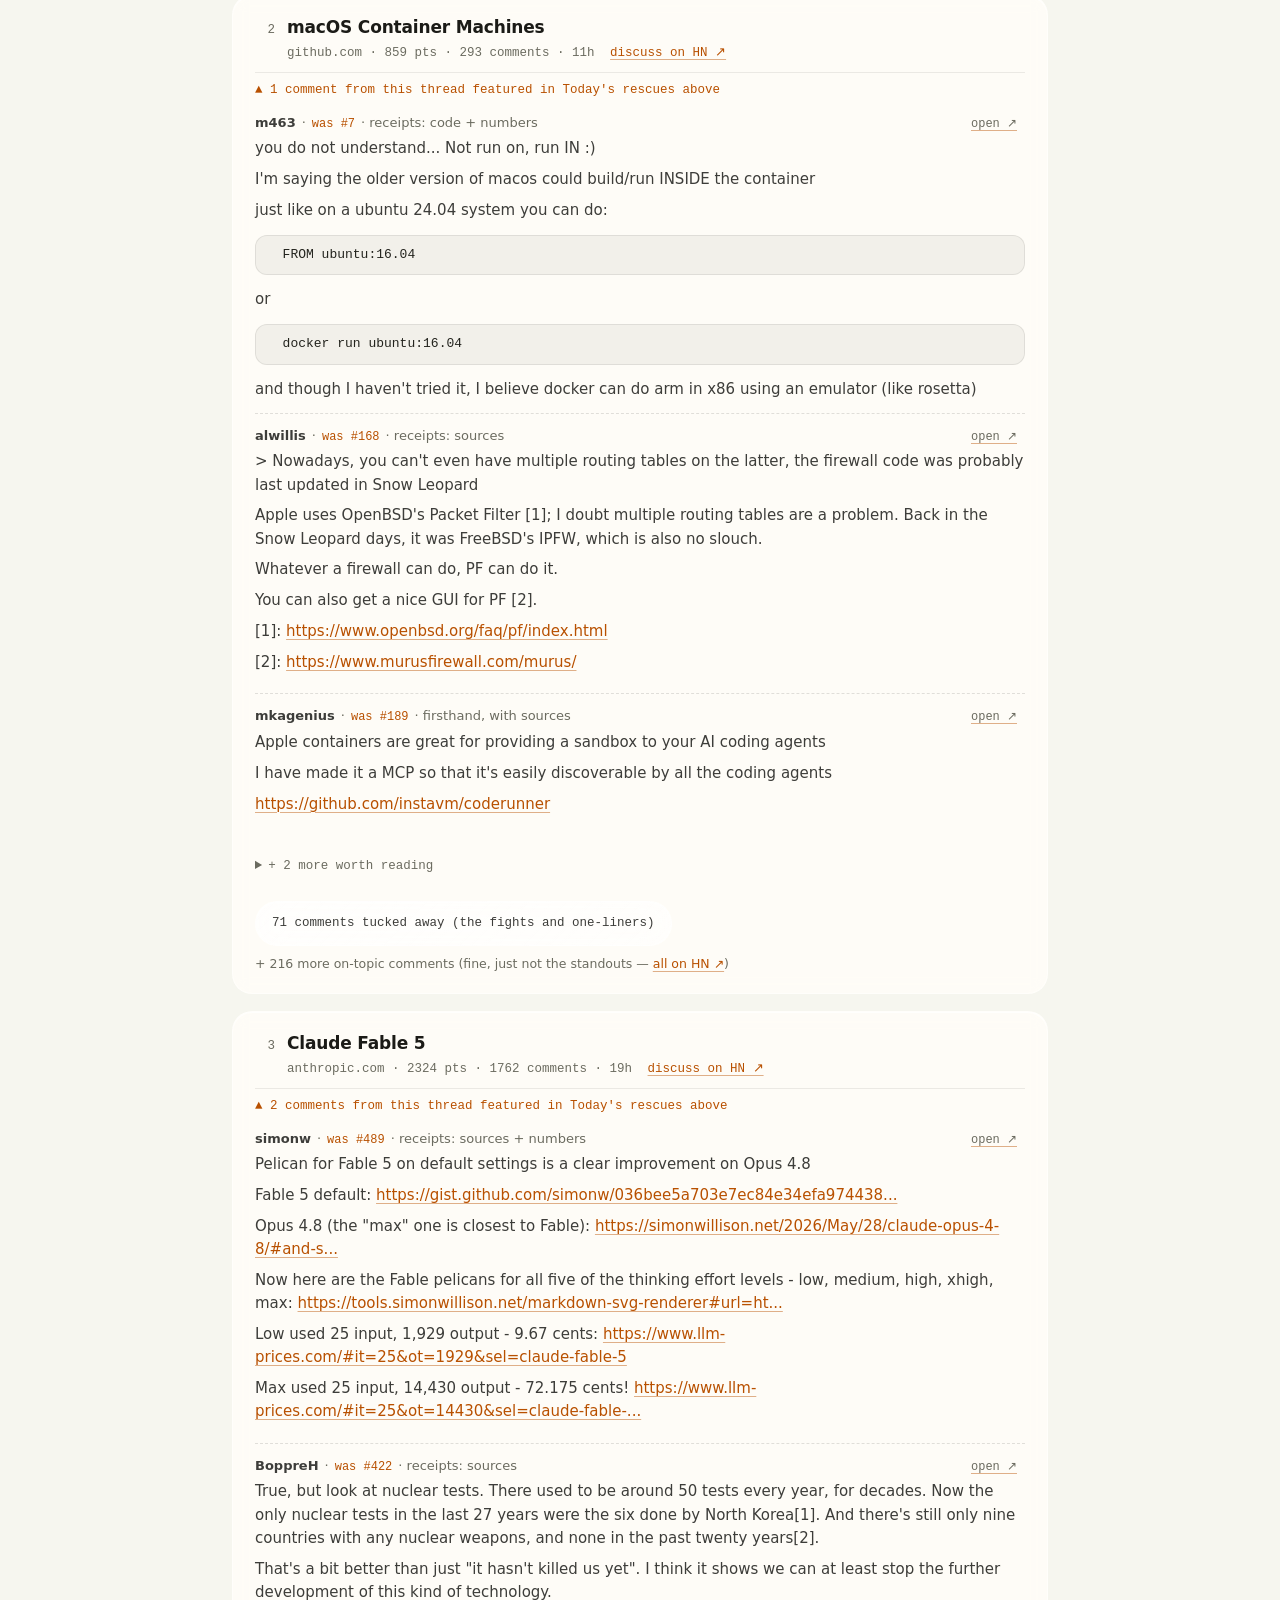
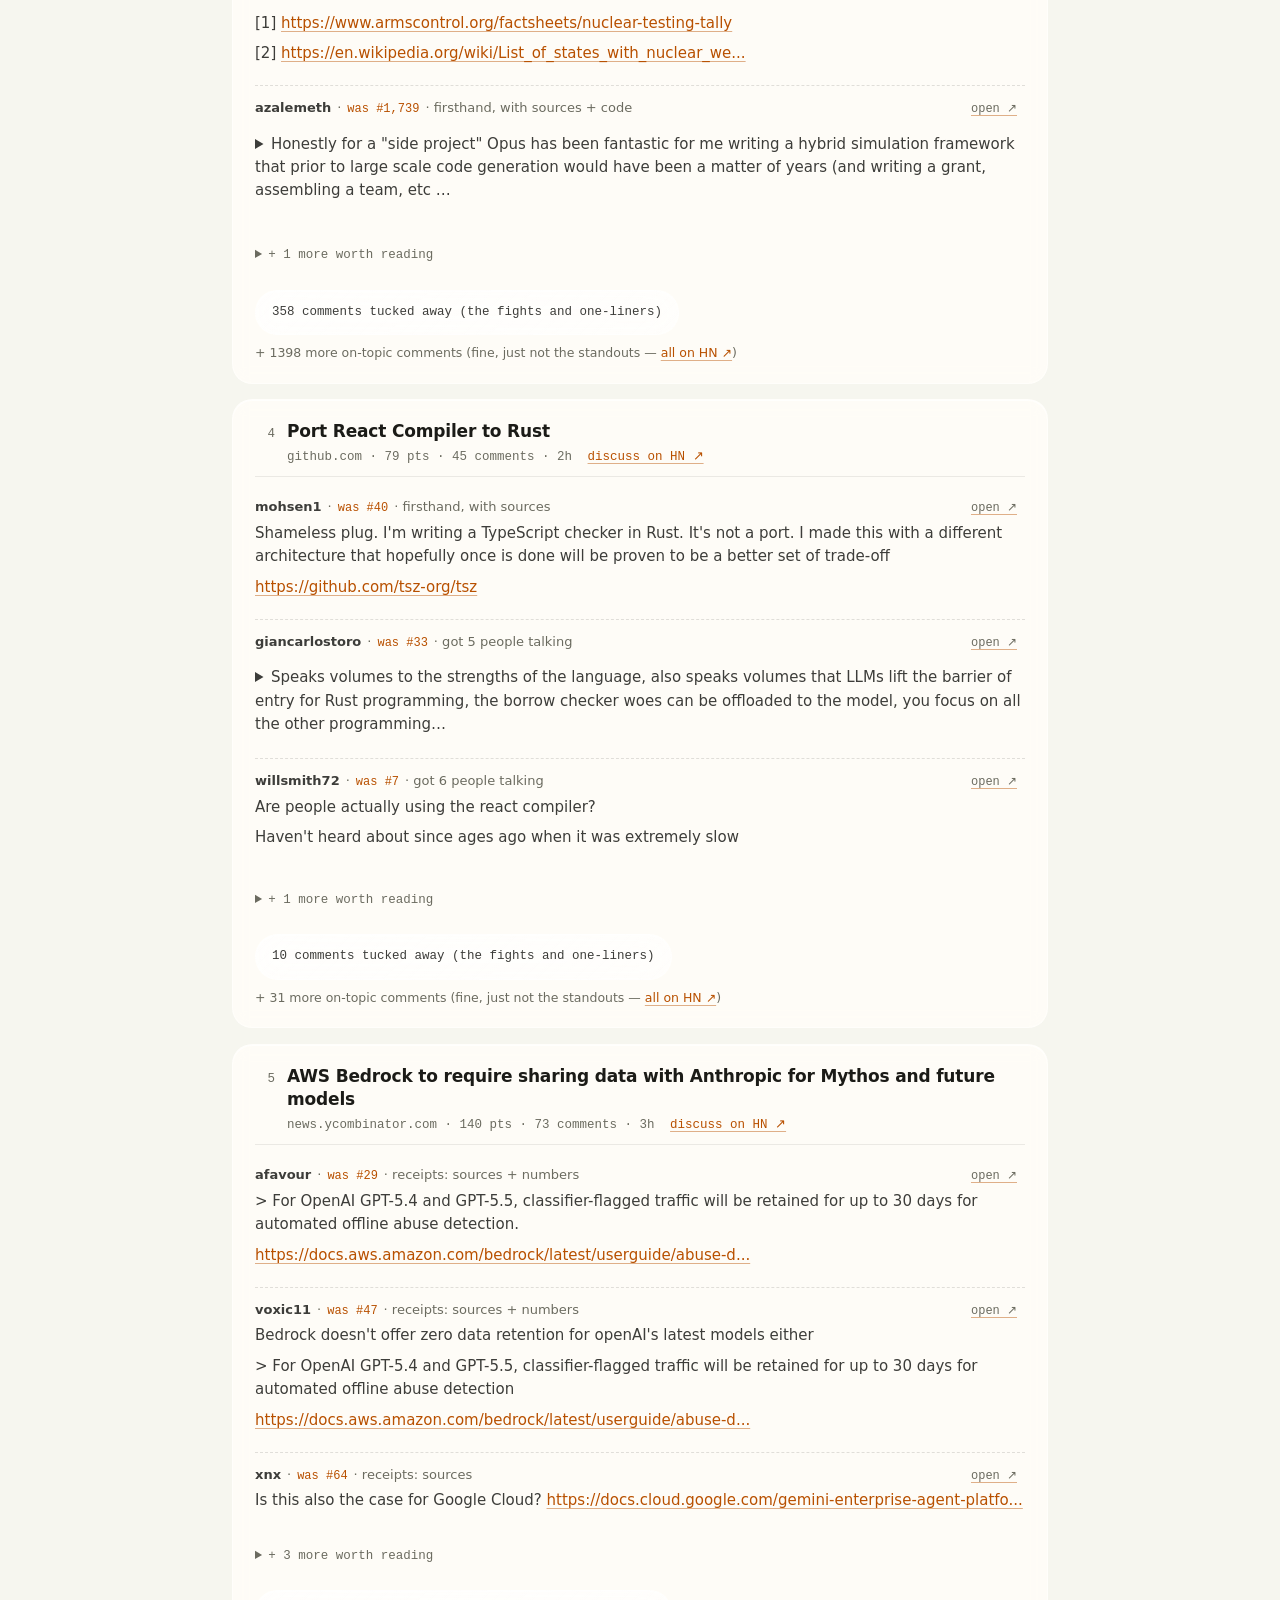
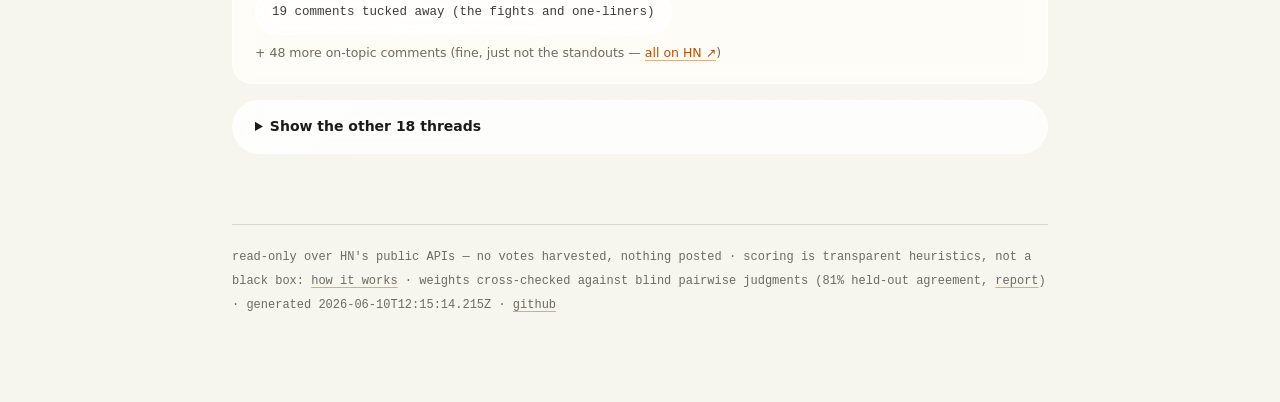
<file: frontpage-reranked.html>
<!doctype html><html lang="en"><head><meta charset="utf-8">
  <meta name="viewport" content="width=device-width,initial-scale=1">
  <title>Slow Rank — the comment worth reading, surfaced</title>
  <meta name="description" content="Today's rescue: a comment votes buried at #1,378. I've spent enough time with this now in Claude Code (and Claude.ai and Claude Code for web) to have an opinion on Fable…">
  <link rel="icon" href="data:image/svg+xml,%3Csvg%20xmlns%3D%22http%3A%2F%2Fwww.w3.org%2F2000%2Fsvg%22%20viewBox%3D%220%200%2032%2032%22%3E%3Crect%20width%3D%2232%22%20height%3D%2232%22%20rx%3D%227%22%20fill%3D%22%23f6f6ef%22%2F%3E%3Cpath%20d%3D%22M16%207%20L26%2024%20L6%2024%20Z%22%20fill%3D%22%23ff6600%22%2F%3E%3C%2Fsvg%3E">
  <link rel="canonical" href="https://scasella.github.io/hn-slow-rank/">
  <meta property="og:type" content="website">
  <meta property="og:site_name" content="Slow Rank">
  <meta property="og:title" content="Slow Rank — the comment worth reading, surfaced">
  <meta property="og:description" content="Today's rescue: a comment votes buried at #1,378. I've spent enough time with this now in Claude Code (and Claude.ai and Claude Code for web) to have an opinion on Fable…">
  <meta property="og:url" content="https://scasella.github.io/hn-slow-rank/">
  <meta property="og:image" content="https://scasella.github.io/hn-slow-rank/og.png">
  <meta property="og:image:width" content="1200"><meta property="og:image:height" content="630">
  <meta name="twitter:card" content="summary_large_image">
  <meta name="twitter:title" content="Slow Rank — the comment worth reading, surfaced">
  <meta name="twitter:description" content="Today's rescue: a comment votes buried at #1,378. I've spent enough time with this now in Claude Code (and Claude.ai and Claude Code for web) to have an opinion on Fable…">
  <meta name="twitter:image" content="https://scasella.github.io/hn-slow-rank/og.png">
  <style>
  :root{--ink:#1b1b17;--body:#3d3d3a;--meta:#6b6b60;
    --hairline:rgba(255,255,255,.45);--hairline-soft:rgba(255,255,255,.30);
    --glass:linear-gradient(135deg,rgba(255,255,255,.72),rgba(255,255,255,.58));
    --glass-strong:linear-gradient(135deg,rgba(255,255,255,.82),rgba(255,255,255,.70));
    --hn:#ff6600;--hn-deep:#b85000;--hn-dark:#993f00;
    --sans:system-ui,-apple-system,"Segoe UI",Roboto,Helvetica,Arial,sans-serif;
    --mono:ui-monospace,"SF Mono",Menlo,Monaco,Consolas,monospace}
  *{box-sizing:border-box}html{scroll-behavior:smooth}
  body{margin:0;background:#f6f6ef;color:var(--ink);font-family:var(--sans);font-size:15px;line-height:1.55;-webkit-font-smoothing:antialiased;overflow-x:hidden}
  .bg{position:fixed;inset:-25%;z-index:-2;pointer-events:none;filter:blur(80px) saturate(125%);
    background:
     radial-gradient(45% 55% at 15% 20%,rgba(255,102,0,.30),transparent 62%),
     radial-gradient(40% 50% at 85% 15%,rgba(255,176,0,.25),transparent 62%),
     radial-gradient(50% 60% at 70% 85%,rgba(255,140,64,.25),transparent 62%);
    animation:drift 26s ease-in-out infinite alternate}
  @keyframes drift{from{transform:translate3d(-2.5%,-1.5%,0) rotate(-2deg) scale(1)}to{transform:translate3d(2.5%,2%,0) rotate(4deg) scale(1.12)}}
  .grain{position:fixed;inset:0;z-index:-1;pointer-events:none;opacity:.05;background-image:url("data:image/svg+xml;utf8,<svg xmlns='http://www.w3.org/2000/svg' width='160' height='160'><filter id='n'><feTurbulence type='fractalNoise' baseFrequency='0.9' numOctaves='2'/></filter><rect width='160' height='160' filter='url(%23n)' opacity='0.55'/></svg>")}
  @media (prefers-reduced-motion:reduce){.bg{animation:none}}
  @media (pointer:coarse){.bg{animation:none}}
  a{color:var(--hn-deep);text-decoration-color:rgba(184,80,0,.45);text-decoration-thickness:1px;text-underline-offset:3px}
  a:hover{color:var(--hn-dark);text-decoration-color:currentColor}
  a:focus-visible,button:focus-visible,summary:focus-visible{outline:2px solid var(--hn-deep);outline-offset:2px;border-radius:6px}
  .wrap{max-width:860px;margin:0 auto;padding:0 22px}
  .vh{position:absolute;width:1px;height:1px;overflow:hidden;clip:rect(0 0 0 0)}
  .mast{padding:42px 0 0}
  h1.brand{font-size:30px;font-weight:800;letter-spacing:-.02em;margin:0;color:var(--ink)}
  .brand .tri{color:var(--hn)}
  .brand .bsub{font-family:var(--mono);font-size:11.5px;letter-spacing:.12em;text-transform:uppercase;color:var(--meta);margin-left:10px}
  .deck{font-size:17px;color:var(--body);margin:12px 0 0;max-width:580px;line-height:1.55}
  .mnav{font-family:var(--mono);font-size:12px;color:var(--meta);margin-top:16px;display:flex;gap:10px;flex-wrap:wrap;align-items:center}
  .mnav a,.mnav span{color:var(--meta);background:var(--glass);border:1px solid var(--hairline-soft);border-radius:999px;padding:7px 13px;text-decoration:none;backdrop-filter:blur(14px);-webkit-backdrop-filter:blur(14px)}
  .mnav a:hover{color:var(--hn-dark);border-color:var(--hairline)}
  .mnav .fresh,.mnav a[href="feed.xml"]{color:var(--body);border-color:rgba(166,80,0,.35);font-weight:600}
  .eyebrow{font-family:var(--mono);font-size:12px;letter-spacing:.14em;text-transform:uppercase;color:var(--meta);display:flex;align-items:center;gap:12px;margin:0 0 14px}
  .eyebrow::before{content:"";width:26px;height:1.5px;background:var(--hn)}
  h2{font-size:22px;font-weight:700;letter-spacing:-.015em;margin:0 0 4px;color:var(--ink)}
  .secsub{color:var(--meta);font-size:13.5px;margin:0 0 16px}
  .rescues{margin-top:52px}
  .heroitem{background:var(--glass-strong);backdrop-filter:blur(26px) saturate(150%);-webkit-backdrop-filter:blur(26px) saturate(150%);border:1px solid var(--hairline);border-radius:28px;padding:32px 36px;margin-bottom:20px;contain:paint;box-shadow:0 16px 50px rgba(166,80,0,.18),inset 0 1px 0 rgba(255,255,255,.90),inset 0 -1px 0 rgba(166,80,0,.06)}
  .bigstat{font-size:clamp(26px,4vw,40px);font-weight:800;line-height:1.12;letter-spacing:-.02em;margin:0 0 18px;color:var(--ink)}
  .bigstat b{color:var(--hn-dark);font-weight:800}
  .pull{font-size:clamp(17px,2.4vw,21px);font-weight:500;line-height:1.5;margin:0;color:var(--body)}
  .pmore{font-family:var(--mono);font-size:11.5px;color:var(--hn-deep);background:none;border:none;cursor:pointer;padding:6px 8px;margin-left:2px;white-space:nowrap}
  .pmore:hover{color:var(--hn-dark);text-decoration:underline}
  .pmore:active{transform:scale(.96)}
  .rfull{margin-top:10px;font-size:15px;color:var(--body);overflow-wrap:break-word}
  .rfull p{margin:.5em 0}
  .rfull pre{background:rgba(0,0,0,.05);border:1px solid rgba(0,0,0,.08);color:#23231d;padding:9px 11px;border-radius:12px;overflow:auto;font-size:13px;font-family:var(--mono)}
  .rfull .pmore{display:block;margin:10px 0 0;padding-left:0}
  .hmeta{margin:16px 0 0;font-size:13.5px;color:var(--meta)}
  .hmeta b{color:var(--ink)}
  .heroactions{margin-top:20px;display:flex;gap:12px;align-items:center;flex-wrap:wrap}
  .share{font-family:var(--sans);font-size:15px;font-weight:700;color:#fff;background:linear-gradient(135deg,rgba(153,63,0,.95),rgba(184,80,0,.88));backdrop-filter:blur(14px);-webkit-backdrop-filter:blur(14px);border:1px solid rgba(255,255,255,.35);border-radius:999px;padding:13px 24px;cursor:pointer;min-height:44px;box-shadow:0 10px 28px rgba(255,102,0,.45),inset 0 1px 0 rgba(255,255,255,.35);transition:transform .15s ease,filter .15s ease}
  .share:hover{transform:translateY(-1px);filter:brightness(1.1)}
  .share:active{transform:translateY(0) scale(.98)}
  .ghost{display:inline-flex;align-items:center;font-family:var(--mono);font-size:12.5px;color:var(--ink);background:var(--glass);border:1px solid var(--hairline);border-radius:999px;padding:11px 18px;cursor:pointer;text-decoration:none;min-height:44px;backdrop-filter:blur(14px);-webkit-backdrop-filter:blur(14px);box-shadow:inset 0 1px 0 rgba(255,255,255,.50)}
  .ghost:hover{border-color:var(--hn);color:var(--hn-dark)}
  .ghost:active{transform:scale(.97)}
  .rlist{list-style:none;counter-reset:r 1;margin:0;padding:0;background:var(--glass);backdrop-filter:blur(22px) saturate(145%);-webkit-backdrop-filter:blur(22px) saturate(145%);border:1px solid var(--hairline);border-radius:24px;overflow:hidden;contain:paint;box-shadow:0 12px 40px rgba(166,80,0,.14),inset 0 1px 0 rgba(255,255,255,.80),inset 0 -1px 0 rgba(166,80,0,.06)}
  .ritem{counter-increment:r;padding:16px 20px 16px 56px;border-bottom:1px solid rgba(0,0,0,.08);position:relative}
  .ritem:last-child{border-bottom:none}
  .ritem::before{content:counter(r);position:absolute;left:20px;top:17px;font-family:var(--mono);font-size:13px;color:var(--hn-deep)}
  .rq{display:block;font-size:16px;font-weight:550;line-height:1.5;color:var(--ink);margin:0}
  .rmeta{margin:7px 0 0;font-size:12.5px;color:var(--meta)}
  .rmeta b{color:var(--body)}
  .was{font-family:var(--mono);font-size:12px;color:var(--hn-deep)}
  .digest{margin-top:60px}
  .story{background:rgba(255,253,248,.90);backdrop-filter:blur(8px);-webkit-backdrop-filter:blur(8px);border:1px solid var(--hairline);border-radius:20px;padding:20px 22px;margin:0 0 16px;contain:paint;box-shadow:inset 0 1px 0 rgba(255,255,255,.70)}
  .shead{display:flex;gap:12px;align-items:flex-start;padding-bottom:9px;border-bottom:1px solid rgba(0,0,0,.08)}
  .srank{font-family:var(--mono);font-size:12.5px;color:var(--meta);min-width:20px;text-align:right;padding-top:5px}
  .stitle h3{font-size:17px;font-weight:700;letter-spacing:-.01em;margin:0;line-height:1.35}
  .stitle h3 a{color:var(--ink);text-decoration:none}
  .stitle h3 a:hover{text-decoration:underline}
  .smeta{font-family:var(--mono);font-size:12.5px;color:var(--meta);margin:5px 0 0}
  .hnlink{margin-left:8px}
  .prior{font-family:var(--mono);font-size:12.5px;color:var(--meta);margin:6px 0 0}
  .lane{margin-top:8px}
  .featurednote{font-family:var(--mono);font-size:12.5px;color:var(--hn-deep);margin:8px 0 0}
  .comment{padding:12px 0;border-top:1px dashed rgba(0,0,0,.12)}
  .comment:first-of-type{border-top:none}
  .cmeta{font-size:13px;color:var(--meta);margin:0 0 4px;display:flex;gap:6px;align-items:baseline;flex-wrap:wrap}
  .author{color:var(--body);font-weight:700}
  .permalink{margin-left:auto;font-family:var(--mono);font-size:12px;color:var(--meta);padding:6px 8px;margin-top:-6px;margin-bottom:-6px}
  .ctext{font-size:15px;color:var(--body);overflow-wrap:break-word}.ctext p{margin:.5em 0}
  .ctext pre{background:rgba(0,0,0,.05);border:1px solid rgba(0,0,0,.08);color:#23231d;padding:9px 11px;border-radius:12px;overflow:auto;font-size:13px;font-family:var(--mono)}
  details.ctext summary{cursor:pointer;padding:10px 0;min-height:24px;color:var(--body)}details.ctext .full{margin-top:6px}
  details.more{margin-top:8px}
  details.more summary{cursor:pointer;font-family:var(--mono);font-size:12.5px;color:var(--meta);padding:14px 0;min-height:16px}
  details.more summary:hover{color:var(--hn-dark)}
  details.wide{margin:8px 0}
  details.wide > summary{cursor:pointer;font-family:var(--mono);font-size:12.5px;color:var(--body);background:var(--glass);border:1px solid var(--hairline-soft);border-radius:12px;padding:12px 14px}
  .fold{margin-top:10px}
  .fold summary{cursor:pointer;font-family:var(--mono);font-size:12.5px;color:var(--body);background:var(--glass);border:1px solid var(--hairline);border-radius:999px;padding:12px 16px;display:inline-block;backdrop-filter:blur(14px);-webkit-backdrop-filter:blur(14px);box-shadow:inset 0 1px 0 rgba(255,255,255,.50)}
  .fold summary:hover{border-color:var(--hn)}
  .fold summary:active{transform:scale(.98)}
  .foldnote{font-size:13px;color:var(--meta);padding:8px 4px 2px}
  .ordinary{font-size:12.5px;color:var(--meta);margin:8px 0 0}
  details.morestories{margin-top:4px}
  details.morestories > summary{cursor:pointer;font-family:var(--sans);font-weight:600;font-size:14px;color:var(--ink);background:var(--glass-strong);border:1px solid var(--hairline);border-radius:999px;padding:15px 22px;list-style-position:inside;backdrop-filter:blur(18px);-webkit-backdrop-filter:blur(18px);box-shadow:inset 0 1px 0 rgba(255,255,255,.85)}
  details.morestories > summary:hover{border-color:var(--hn)}
  details.morestories > summary:active{transform:scale(.99)}
  details.morestories[open] > summary{margin-bottom:16px}
  footer{margin:70px 0 0;padding:20px 0 100px;border-top:1px solid rgba(0,0,0,.12);font-family:var(--mono);font-size:12px;color:var(--meta);line-height:2}
  footer a{color:var(--meta)}footer a:hover{color:var(--hn-dark)}
  @supports not ((backdrop-filter:blur(1px)) or (-webkit-backdrop-filter:blur(1px))){
    .heroitem,.rlist,.story,.fold summary,details.wide > summary,.mnav a,.mnav span,.ghost,details.morestories > summary{background:rgba(255,253,248,.95)}
    .share{background:#993f00}
  }
  @media (prefers-reduced-transparency:reduce){
    .heroitem,.rlist,.story,.fold summary,details.wide > summary,.mnav a,.mnav span,.ghost,details.morestories > summary{background:rgba(255,253,248,.97);backdrop-filter:none;-webkit-backdrop-filter:none}
    .share{background:#993f00;backdrop-filter:none;-webkit-backdrop-filter:none}
    .bg,.grain{display:none}
  }
  @media (prefers-contrast:more){
    :root{--meta:#595950;--body:#2a2a25}
  }
  @media (max-width:680px){
    .mast{padding-top:28px}
    .heroitem{padding:24px 20px;border-radius:22px}
    .ritem{padding:14px 16px 14px 46px}
    .ritem::before{left:16px}
    .permalink{margin-left:0}
    .ctext pre,.rfull pre{font-size:12px}
    .bg{filter:blur(50px) saturate(125%);animation:none}
    .grain{display:none}
  }</style></head><body>
  <div class="bg" aria-hidden="true"></div>
  <div class="grain" aria-hidden="true"></div>
  <main class="wrap">
  <header class="mast">
    <h1 class="brand"><span class="tri" aria-hidden="true">▲</span> Slow Rank<span class="bsub">for Hacker News</span></h1>
    <p class="deck">Hacker News ranks comments by upvotes. Every hour we re-rank every thread by who actually knows what they're talking about &mdash; here's today's handful worth your time.</p>
    <p class="mnav">
      <span>4,423 comments read this hour</span>
      <span class="fresh" id="fresh" data-t="2026-06-10T12:15:14.215Z">updates hourly</span>
      <a href="feed.xml">subscribe (RSS)</a>
      <a href="https://github.com/scasella/hn-slow-rank#how-it-scores">how scoring works</a>
      <a href="https://github.com/scasella/hn-slow-rank">source</a>
    </p>
  </header>

  <section class="rescues" aria-labelledby="rescues-h">
    <div class="eyebrow">Today's rescues · June 10</div>
    <h2 id="rescues-h" class="vh">Today's rescues</h2>
    <p class="secsub">The most buried-but-worth-it comments on today's front page, best first &mdash; flagged when they bring sources, code, or firsthand experience.</p>
    <article class="heroitem" id="r-48467564" aria-labelledby="herostat">
    <p class="bigstat" id="herostat">Buried at <b>#1,378</b> by votes. Should&rsquo;ve been <b>#1</b>.</p>
    <p class="pull" id="q-48467564">&ldquo;I've spent enough time with this now in Claude Code (and Claude.ai and Claude Code for web) to have an opinion on Fable 5: it's a beast. I'm throwing some VERY difficult problems at at - things I've been dragging my heels on for months - and it's crunching through them very happily. One that I'm…&rdquo;
      <button class="pmore" data-expand="x-48467564" data-quote="q-48467564" aria-expanded="false" aria-controls="x-48467564">expand ↓</button></p>
    <div class="rfull" id="x-48467564" hidden>I&#x27;ve spent enough time with this now in Claude Code (and Claude.ai and Claude Code for web) to have an opinion on Fable 5: it&#x27;s a beast. I&#x27;m throwing some VERY difficult problems at at - things I&#x27;ve been dragging my heels on for months - and it&#x27;s crunching through them very happily.<p>One that I&#x27;m willing to share (albeit from just a week ago) - I built a Python library last week that bundles MicroPython compiled to WASM to create a sandboxed code execution library: <a target="_blank" rel="noopener noreferrer nofollow" href="https:&#x2F;&#x2F;github.com&#x2F;simonw&#x2F;micropython-wasm" rel="nofollow">https:&#x2F;&#x2F;github.com&#x2F;simonw&#x2F;micropython-wasm</a><p>I just told Claude.ai (not even Claude Code - this was the standard Claude chat interface) running Fable 5:<p><pre><code>  Clone simonw&#x2F;micropython-wasm from GitHub
  and research how this could use a full
  Python as opposed to MicroPython
</code></pre>
A few prompts later (and I uploaded the zip files from <a target="_blank" rel="noopener noreferrer nofollow" href="https:&#x2F;&#x2F;github.com&#x2F;brettcannon&#x2F;cpython-wasi-build&#x2F;releases&#x2F;tag&#x2F;v3.14.5" rel="nofollow">https:&#x2F;&#x2F;github.com&#x2F;brettcannon&#x2F;cpython-wasi-build&#x2F;releases&#x2F;t...</a> because Claude chat can&#x27;t access those files itself) and I have a wheel file that bundles Python itself, compiled to WASM:<p><pre><code>  uv run --with https:&#x2F;&#x2F;static.simonwillison.net&#x2F;static&#x2F;cors-allow&#x2F;2026&#x2F;cpython_wasm-0.1.0-py3-none-any.whl \
    cpython-wasm -c &#x27;print(45 ** 56)&#x27;
</code></pre>
Here&#x27;s the transcript: <a target="_blank" rel="noopener noreferrer nofollow" href="https:&#x2F;&#x2F;claude.ai&#x2F;share&#x2F;a73b8b8b-8ebc-4fef-9e5c-7438e5e7ae35" rel="nofollow">https:&#x2F;&#x2F;claude.ai&#x2F;share&#x2F;a73b8b8b-8ebc-4fef-9e5c-7438e5e7ae35</a><p>(It&#x27;s possible Opus or GPT-5.5 could have done this too, I&#x27;ve not tried the exact same sequence. The Fable vibes are good here, though.)
      <button class="pmore" data-collapse="x-48467564" data-quote="q-48467564">show less ↑</button></div>
    <p class="hmeta"><b>simonw</b> · on &ldquo;<a href="https://news.ycombinator.com/item?id=48463808" target="_blank" rel="noopener">Claude Fable 5</a>&rdquo; · firsthand, with sources + code + numbers</p>
    <div class="heroactions">
      <button class="share" data-share="HN buried this comment at #1,378. It should've been #1: I've spent enough time with this now in Claude Code (and Claude.ai and Claude Code for web) to have an opinion on Fable… — https://scasella.github.io/hn-slow-rank/#r-48467564" aria-label="Copy a shareable summary of this rescue">Share this rescue</button>
      <a class="ghost" target="_blank" rel="noopener" href="https://news.ycombinator.com/item?id=48467564">read it in the thread ↗</a>
    </div>
  </article>
    <ol class="rlist"><li class="ritem" id="r-48466340">
    <p class="rq" id="q-48466340">&ldquo;It's interesting that we're seeing these gains when it seems Mythos/Fable is &quot;just&quot; a scaled up version of their existing architecture[0]. When GPT 4.5 launched, the…&rdquo;
      <button class="pmore" data-expand="x-48466340" data-quote="q-48466340" aria-expanded="false" aria-controls="x-48466340">expand ↓</button></p>
    <div class="rfull" id="x-48466340" hidden>It&#x27;s interesting that we&#x27;re seeing these gains when it seems Mythos&#x2F;Fable is &quot;just&quot; a scaled up version of their existing architecture[0].<p>When GPT 4.5 launched, the gains compared to the model size didn&#x27;t seem that great, leading some to believe that the only progress we&#x27;d see would come from RL.<p>This model certainly has quite a &quot;substantial amount of post-training and fine-tuning&quot;, but it&#x27;s also based on a new pretrain[1][3], which given the cost, indicate that it is in fact quite a bit larger than Opus 4.X.<p>[0] One of the early testers mentioned: &quot;As far as I can tell from talking to people internally at Anthropic, there&#x27;s nothing special about architecturally&quot;[2]<p>[1] Section 1.1 in <a target="_blank" rel="noopener noreferrer nofollow" href="https:&#x2F;&#x2F;www-cdn.anthropic.com&#x2F;d00db56fa754a1b115b6dd7cb2e3c342ee809620.pdf" rel="nofollow">https:&#x2F;&#x2F;www-cdn.anthropic.com&#x2F;d00db56fa754a1b115b6dd7cb2e3c3...</a><p>[2] <a target="_blank" rel="noopener noreferrer nofollow" href="https:&#x2F;&#x2F;youtu.be&#x2F;GrdEid8H6H4?t=168" rel="nofollow">https:&#x2F;&#x2F;youtu.be&#x2F;GrdEid8H6H4?t=168</a><p>[3] There were rumors going around when Mythos was first announced that it was the first 10T parameter model, but I can&#x27;t find a verifiable source for that number.
      <button class="pmore" data-collapse="x-48466340" data-quote="q-48466340">show less ↑</button></div>
    <p class="rmeta"><b>jumploops</b> · Claude Fable 5 · <span class="was">was #1,315</span> · receipts: sources + numbers · <a target="_blank" rel="noopener" href="https://news.ycombinator.com/item?id=48466340">thread ↗</a></p>
  </li><li class="ritem" id="r-48473029">
    <p class="rq" id="q-48473029">&ldquo;Huh, this is fascinating. My wife and I did IVF with WGS in order to find a much less catastrophic shared genetic condition[0]. We have the FASTQs for my parents, and…&rdquo;
      <button class="pmore" data-expand="x-48473029" data-quote="q-48473029" aria-expanded="false" aria-controls="x-48473029">expand ↓</button></p>
    <div class="rfull" id="x-48473029" hidden>Huh, this is fascinating. My wife and I did IVF with WGS in order to find a much less catastrophic shared genetic condition[0]. We have the FASTQs for my parents, and brother, and my wife and me, and our daughter (and our other embryos) and I&#x27;ve run it through the standard Opus[1] (since 4.5) and none have contradicted our genetic counselors or IVF doctors. This is an interesting, and devastating, condition far more severe than anything we risked. More power to the author for having coped in a productive way. I hope that more such science will lead to healthier babies, parents more comfortable with children since they know what they can avoid or mitigate, and happier families.<p>As an aside, I have not found SF to be anti-natal but that&#x27;s because of the community we&#x27;ve formed. Of our friends in SF, almost all are trying for children or have them. Our shared Slack group is full of happy news. Inevitably, many of us must move elsewhere in order to allow them some freedom[2] and good education[3]. So there&#x27;s a bit of a dead-sea effect, true, but even within that sea there are pockets of community one can find.<p>0: <a target="_blank" rel="noopener noreferrer nofollow" href="https:&#x2F;&#x2F;wiki.roshangeorge.dev&#x2F;w&#x2F;IVF" rel="nofollow">https:&#x2F;&#x2F;wiki.roshangeorge.dev&#x2F;w&#x2F;IVF</a> but also see <a target="_blank" rel="noopener noreferrer nofollow" href="https:&#x2F;&#x2F;viz.roshangeorge.dev&#x2F;roshan-genvue&#x2F;" rel="nofollow">https:&#x2F;&#x2F;viz.roshangeorge.dev&#x2F;roshan-genvue&#x2F;</a> to see an old set of results and download my VCF here <a target="_blank" rel="noopener noreferrer nofollow" href="https:&#x2F;&#x2F;my.pgp-hms.org&#x2F;profile&#x2F;hu81A8CC" rel="nofollow">https:&#x2F;&#x2F;my.pgp-hms.org&#x2F;profile&#x2F;hu81A8CC</a> and put it through a modern (but not too modern LLM) to get some fun results if you want a starter data set to peek through. Opus can get you far.<p>1: Fable as expected yields:<p><pre><code>     Fable 5&#x27;s safety measures flagged this message for cybersecurity or biology topics. They may flag safe, normal
    content as well. These measures let us bring you Mythos-level capability in other areas sooner, and we&#x27;re working
    to refine them. Switched to Opus 4.8. Send feedback with &#x2F;feedback or learn more
</code></pre>
2: Within the last year 2 children have been killed in our neighbourhood by drivers, and parents in the US already compensate by cutting child freedom significantly<p>3: Since school system design is determined by both parents and non-parents, it is a vehicle of expression of non-education-related action by the latter, and in a city where they dominate the former, the effects are typical
      <button class="pmore" data-collapse="x-48473029" data-quote="q-48473029">show less ↑</button></div>
    <p class="rmeta"><b>arjie</b> · Vibe coding my way to a healthy family: Introducing… · <span class="was">was #73</span> · firsthand, with sources + code + numbers · <a target="_blank" rel="noopener" href="https://news.ycombinator.com/item?id=48473029">thread ↗</a></p>
  </li><li class="ritem" id="r-48470497">
    <p class="rq" id="q-48470497">&ldquo;TLDR :-) This comment is not entirely on point with your comment, it circles around and above it looking for lift though. If you're not doing work that requires your…&rdquo;
      <button class="pmore" data-expand="x-48470497" data-quote="q-48470497" aria-expanded="false" aria-controls="x-48470497">expand ↓</button></p>
    <div class="rfull" id="x-48470497" hidden>TLDR :-)<p>This comment is not entirely on point with your comment, it circles around and above it looking for lift though.<p>If you&#x27;re not doing work that requires your code to stay in home nation data centres, Claude for Deepseek, Deepclaude (<a target="_blank" rel="noopener noreferrer nofollow" href="https:&#x2F;&#x2F;github.com&#x2F;aattaran&#x2F;deepclaude" rel="nofollow">https:&#x2F;&#x2F;github.com&#x2F;aattaran&#x2F;deepclaude</a>) is a great way to get better at using Claude like tools for software development. It even does a pretty good job of putting together cover letters for job applications...<p>Using Deepclaude is very much cheaper than using claude... For hobby projects, I&#x27;ve found it useful. A recipe (for cooking) management app I&#x27;ve made took a couple of hours to put together and cost $US 0.5. Claude is far more expensive.<p>The downsides of Deepclaude for many are:-<p>- DeepSeek is a Chinese corporation so the Chinese Communist Party may ask for data if it wants it.<p>- DeepClaude isn&#x27;t as fast as normal Claude, though it&#x27;s still pretty fast and I think fast enough (YMMV).<p>- DeepClaude might not be as optimised for various code issues that Claude may be able to solve more quickly or effectively.<p>- The same safeguards are probably on DeepSeek, but you won&#x27;t be &quot;wasting&quot; as much money as you might on using Claude.<p>Inference focused hardware (<a target="_blank" rel="noopener noreferrer nofollow" href="https:&#x2F;&#x2F;www.youtube.com&#x2F;watch?v=nvPqHoVSenE" rel="nofollow">https:&#x2F;&#x2F;www.youtube.com&#x2F;watch?v=nvPqHoVSenE</a>, AI generated speech) may in the medium future cause a large enough cost&#x2F;energy reduction for LLM tools like Claude to make local LLMs more attractive.<p>Inference focused hardware would make running Open Source models like DeepSeek on local machines far cheaper and control over safeguards would return to the end user.<p>Hopefully this leads to a localised LLM provision market where local businesses provide varieties of these &quot;local&quot; LLM services. Here, local could mean on premise through to state or nationally based LLM services. Eventually, government orgs outside of the US may demand this kind of LLM use, in the same way governments legally require data to be stored within national borders for many critical government functions.<p>A bloke can dream I guess...<p>...Could affordable inference focused hardware also cause the bottom to fall out of these stock market bending valuations for AI corps and their datacentre obsessions?... Not to mention the societal costs caused by the AI super corps building these data centres. At the moment, they&#x27;re nearly making a profit... They seem almost like speculative companies... Is that a term?
      <button class="pmore" data-collapse="x-48470497" data-quote="q-48470497">show less ↑</button></div>
    <p class="rmeta"><b>kreelman</b> · CEOs who think AI replaces their employees are just… · <span class="was">was #164</span> · firsthand, with sources · <a target="_blank" rel="noopener" href="https://news.ycombinator.com/item?id=48470497">thread ↗</a></p>
  </li><li class="ritem" id="r-48468442">
    <p class="rq" id="q-48468442">&ldquo;A surprising number of companies do include “you may not use the service we provide you to compete with us” in their terms of service. (edit) After a quick search the…&rdquo;
      <button class="pmore" data-expand="x-48468442" data-quote="q-48468442" aria-expanded="false" aria-controls="x-48468442">expand ↓</button></p>
    <div class="rfull" id="x-48468442" hidden>A surprising number of companies <i>do</i> include “you may not use the service we provide you to compete with us” in their terms of service.<p>(edit)<p>After a quick search the best example is Atlassian. It would (apparently, IANAL) break terms to plan a JIRA competitor using JIRA.<p><pre><code>  &gt; Customer must not (and must not permit anyone else to): [...] (d) use the Products to develop a similar or competing product or service
</code></pre>
<a target="_blank" rel="noopener noreferrer nofollow" href="https:&#x2F;&#x2F;www.atlassian.com&#x2F;legal&#x2F;atlassian-customer-agreement" rel="nofollow">https:&#x2F;&#x2F;www.atlassian.com&#x2F;legal&#x2F;atlassian-customer-agreement</a><p>Also Salesforce. Their competitors are explicitly disallowed from using any of their services for any reason.<p><pre><code>  &gt; SFDC’s direct competitors are prohibited from accessing the Services, except with SFDC’s prior written consent.
</code></pre>
<a target="_blank" rel="noopener noreferrer nofollow" href="https:&#x2F;&#x2F;www.salesforce.com&#x2F;en-us&#x2F;wp-content&#x2F;uploads&#x2F;sites&#x2F;4&#x2F;documents&#x2F;legal&#x2F;salesforce_MSA.pdf" rel="nofollow">https:&#x2F;&#x2F;www.salesforce.com&#x2F;en-us&#x2F;wp-content&#x2F;uploads&#x2F;sites&#x2F;4&#x2F;...</a>
      <button class="pmore" data-collapse="x-48468442" data-quote="q-48468442">show less ↑</button></div>
    <p class="rmeta"><b>semiquaver</b> · If Claude Fable stops helping you, you'll never know · <span class="was">was #83</span> · receipts: sources + code · <a target="_blank" rel="noopener" href="https://news.ycombinator.com/item?id=48468442">thread ↗</a></p>
  </li><li class="ritem" id="r-48473419">
    <p class="rq" id="q-48473419">&ldquo;It should be noted that defamation law has a very low threshold in Germany, to the point that businesses routinely sue Google Maps users for less-than-5-stars reviews.…&rdquo;
      <button class="pmore" data-expand="x-48473419" data-quote="q-48473419" aria-expanded="false" aria-controls="x-48473419">expand ↓</button></p>
    <div class="rfull" id="x-48473419" hidden>It should be noted that defamation law has a very low threshold in Germany, to the point that businesses routinely sue Google Maps users for less-than-5-stars reviews. Google had to change their display of reviews because of this.<p>Three stars review is taken down for &quot;libel&quot;: <a target="_blank" rel="noopener noreferrer nofollow" href="https:&#x2F;&#x2F;support.google.com&#x2F;maps&#x2F;thread&#x2F;367778263&#x2F;google-maps-ratings-and-reviews-becoming-increasingly-useless?hl=de" rel="nofollow">https:&#x2F;&#x2F;support.google.com&#x2F;maps&#x2F;thread&#x2F;367778263&#x2F;google-maps...</a><p>HNer gets a legal threat after saying that he didn&#x27;t like a doctor: <a target="_blank" rel="noopener noreferrer nofollow" href="https:&#x2F;&#x2F;news.ycombinator.com&#x2F;item?id=44734895">https:&#x2F;&#x2F;news.ycombinator.com&#x2F;item?id=44734895</a><p>Google maps german policy:
<a target="_blank" rel="noopener noreferrer nofollow" href="https:&#x2F;&#x2F;support.google.com&#x2F;contributionpolicy&#x2F;answer&#x2F;16997273?hl=en" rel="nofollow">https:&#x2F;&#x2F;support.google.com&#x2F;contributionpolicy&#x2F;answer&#x2F;1699727...</a><p>Meanwhile, service in Germany is still rather poor (especially if you have children), but at least no one can complain!
      <button class="pmore" data-collapse="x-48473419" data-quote="q-48473419">show less ↑</button></div>
    <p class="rmeta"><b>Saline9515</b> · German ruling declares Google liable for false… · <span class="was">was #307</span> · receipts: sources · <a target="_blank" rel="noopener" href="https://news.ycombinator.com/item?id=48473419">thread ↗</a></p>
  </li><li class="ritem" id="r-48470326">
    <p class="rq" id="q-48470326">&ldquo;Many, many, many public policy positions; for a clear-cut example, they eventually supported SB 1047 [1] which would have banned open-sourcing any model trained with…&rdquo;
      <button class="pmore" data-expand="x-48470326" data-quote="q-48470326" aria-expanded="false" aria-controls="x-48470326">expand ↓</button></p>
    <div class="rfull" id="x-48470326" hidden>Many, many, many public policy positions; for a clear-cut example, they eventually supported SB 1047 [1] which would have banned open-sourcing any model trained with over 10^26 FLOPS (i.e. what Anthropic reportedly used to train Mythos). Their &quot;Responsible Scaling Policy&quot; [2] — a set of policy proposals that includes recommendations for government regulation — specifically calls out requiring &quot;third-party controls&quot; on model weights to prevent access; for developers to prevent &quot;modification of models&quot; such as fine-tuning (obviously impossible for open-source or open-weight models); prevent usage of model weights in &quot;Automated R&amp;D in key domains&quot; which they specifically call out AI development as a key domain (again, obviously impossible for open-source); etc etc.<p>They want to ban open-source AI and are not shy about it.<p>1: <a target="_blank" rel="noopener noreferrer nofollow" href="https:&#x2F;&#x2F;campustechnology.com&#x2F;articles&#x2F;2024&#x2F;08&#x2F;26&#x2F;anthropic-announces-cautious-support-for-new-california-ai-regulation-legislation.aspx" rel="nofollow">https:&#x2F;&#x2F;campustechnology.com&#x2F;articles&#x2F;2024&#x2F;08&#x2F;26&#x2F;anthropic-a...</a><p>2: <a target="_blank" rel="noopener noreferrer nofollow" href="https:&#x2F;&#x2F;www.anthropic.com&#x2F;responsible-scaling-policy" rel="nofollow">https:&#x2F;&#x2F;www.anthropic.com&#x2F;responsible-scaling-policy</a>
      <button class="pmore" data-collapse="x-48470326" data-quote="q-48470326">show less ↑</button></div>
    <p class="rmeta"><b>reissbaker</b> · If Claude Fable stops helping you, you'll never know · <span class="was">was #319</span> · receipts: sources · <a target="_blank" rel="noopener" href="https://news.ycombinator.com/item?id=48470326">thread ↗</a></p>
  </li><li class="ritem" id="r-48467309">
    <p class="rq" id="q-48467309">&ldquo;The primary product of AI is labor displacement and consequently wage supression. This is what OpenAI and Anthropic are really selling. It didn't start with AI but AI is…&rdquo;
      <button class="pmore" data-expand="x-48467309" data-quote="q-48467309" aria-expanded="false" aria-controls="x-48467309">expand ↓</button></p>
    <div class="rfull" id="x-48467309" hidden>The primary product of AI is labor displacement and consequently wage supression. This is what OpenAI and Anthropic are really selling. It didn&#x27;t start with AI but AI is accelerating it.<p>This is what layoffs have been about since the pandemic. People in fear of losing their jobs do extra unpaid work and aren&#x27;t asking for raises. The theoretical potential of AI gives companies the excuse to fire more people. The investment itself is directly used as a reason of why they need to cut back on labor.<p>Any sufficiently sized business can only feed the insatiable hunger for ever-increasing profits ultimately by cutting costs and raising prices. And what do we have now? High inflation and a decline in real wages. CEOs are just following this playbook.<p>And the result is that society is bouldering towards collapse. We&#x27;re seeing the first hints of this with the youth unemployment crisis [1][2][3].<p>Also, who is going to buy anything when nobody has any money?<p>[1]: <a target="_blank" rel="noopener noreferrer nofollow" href="https:&#x2F;&#x2F;www.americanprogress.org&#x2F;article&#x2F;americas-10-million-unemployed-youth-spell-danger-for-future-economic-growth&#x2F;" rel="nofollow">https:&#x2F;&#x2F;www.americanprogress.org&#x2F;article&#x2F;americas-10-million...</a><p>[2]: <a target="_blank" rel="noopener noreferrer nofollow" href="https:&#x2F;&#x2F;www.brookings.edu&#x2F;articles&#x2F;twelve-ways-to-fix-the-youth-unemployment-crisis&#x2F;" rel="nofollow">https:&#x2F;&#x2F;www.brookings.edu&#x2F;articles&#x2F;twelve-ways-to-fix-the-yo...</a><p>[3]: <a target="_blank" rel="noopener noreferrer nofollow" href="https:&#x2F;&#x2F;www.bbc.com&#x2F;news&#x2F;articles&#x2F;cy026x9jpd0o" rel="nofollow">https:&#x2F;&#x2F;www.bbc.com&#x2F;news&#x2F;articles&#x2F;cy026x9jpd0o</a>
      <button class="pmore" data-collapse="x-48467309" data-quote="q-48467309">show less ↑</button></div>
    <p class="rmeta"><b>jmyeet</b> · CEOs who think AI replaces their employees are just… · <span class="was">was #120</span> · receipts: sources · <a target="_blank" rel="noopener" href="https://news.ycombinator.com/item?id=48467309">thread ↗</a></p>
  </li><li class="ritem" id="r-48472700">
    <p class="rq">&ldquo;&gt;How could anything else make any sense? Well, they disclaimed and the user acknowledged Source: https://www.youtube.com/watch?v=P-QaEB5eXSU Minute 3:00&rdquo;</p>
    <p class="rmeta"><b>TZubiri</b> · German ruling declares Google liable for false… · <span class="was">was #251</span> · firsthand, with sources · <a target="_blank" rel="noopener" href="https://news.ycombinator.com/item?id=48472700">thread ↗</a></p>
  </li><li class="ritem" id="r-48472787">
    <p class="rq" id="q-48472787">&ldquo;macOS sandboxing is deliberately limited just enough to prevent anyone from truly implement Darwin-on-Darwin containers. People have been discussing about this for a…&rdquo;
      <button class="pmore" data-expand="x-48472787" data-quote="q-48472787" aria-expanded="false" aria-controls="x-48472787">expand ↓</button></p>
    <div class="rfull" id="x-48472787" hidden>macOS sandboxing is deliberately limited just enough to prevent anyone from truly implement Darwin-on-Darwin containers. People have been discussing about this for a while, see <a target="_blank" rel="noopener noreferrer nofollow" href="https:&#x2F;&#x2F;github.com&#x2F;apple&#x2F;container&#x2F;discussions&#x2F;611" rel="nofollow">https:&#x2F;&#x2F;github.com&#x2F;apple&#x2F;container&#x2F;discussions&#x2F;611</a><p>In general I understand the rationale behind Apple&#x27;s decision. They sell hardware, and there&#x27;s real demand for macOS on servers to run build jobs and other Mac-only tools. Giving you the ability to run multiple containers on a single Mac would end up turning a 10 Mac Mini order into a 2 Mac Minis order  for most people. Rest assured, even if it would be technically possible they&#x27;d find a way to cap it somehow via the EULA or whatever
      <button class="pmore" data-collapse="x-48472787" data-quote="q-48472787">show less ↑</button></div>
    <p class="rmeta"><b>qalmakka</b> · macOS Container Machines · <span class="was">was #242</span> · receipts: sources · <a target="_blank" rel="noopener" href="https://news.ycombinator.com/item?id=48472787">thread ↗</a></p>
  </li></ol>
  </section>

  <section class="digest" aria-labelledby="digest-h">
    <h2 id="digest-h">Browse every thread</h2>
    <p class="secsub">All 23 front-page stories — each thread's most substantial comments, and where votes had them.</p>
    <section class="story" id="s-48472877" aria-labelledby="st-48472877">
    <div class="shead">
      <span class="srank" aria-hidden="true">1</span>
      <div class="stitle">
        <h3 id="st-48472877"><a target="_blank" rel="noopener" href="https://media.mercedes-benz.com/en/article/bebac2af-acdc-465a-9538-adb0bf3d8ccf">Mercedes‑Benz starts large‑scale production of electric axial flux motor</a></h3>
        <p class="smeta">media.mercedes-benz.com · 184 pts · 75 comments · 4h
          <a class="hnlink" target="_blank" rel="noopener" href="https://news.ycombinator.com/item?id=48472877">discuss on HN ↗</a></p>
        
      </div>
    </div>
    <div class="lane"><div class="comment">
    <p class="cmeta"><b class="author">mytailorisrich</b> · <span class="was">was #10</span> · receipts: sources
      <a class="permalink" target="_blank" rel="noopener" href="https://news.ycombinator.com/item?id=48475089" aria-label="Open this comment on Hacker News">open&nbsp;↗</a></p>
    <div class="ctext">I think continental Europe has nothing on the UK when it comes to banks and financial markets. The UK has the deepest pockets in Europe because it is a hub for global capital. Brexit does not seem to have made a difference:<p><a target="_blank" rel="noopener noreferrer nofollow" href="https:&#x2F;&#x2F;www.uktech.news&#x2F;funding&#x2F;late-stage-funding-surges-as-uk-tech-ranked-second-globally-20251003" rel="nofollow">https:&#x2F;&#x2F;www.uktech.news&#x2F;funding&#x2F;late-stage-funding-surges-as...</a><p>Regarding AI (since that&#x27;s the hot thing of the day), but IMO indicator of where the money is:<p><a target="_blank" rel="noopener noreferrer nofollow" href="https:&#x2F;&#x2F;digital-strategy.ec.europa.eu&#x2F;en&#x2F;library&#x2F;funding-ai-economy-strengthening-europes-investment-capacity" rel="nofollow">https:&#x2F;&#x2F;digital-strategy.ec.europa.eu&#x2F;en&#x2F;library&#x2F;funding-ai-...</a><p>[In the EU] &quot;<i>Most late-stage capital comes from the US and UK.</i>&quot;</div>
  </div><div class="comment">
    <p class="cmeta"><b class="author">manarth</b> · <span class="was">was #52</span> · receipts: code
      <a class="permalink" target="_blank" rel="noopener" href="https://news.ycombinator.com/item?id=48474261" aria-label="Open this comment on Hacker News">open&nbsp;↗</a></p>
    <div class="ctext"><p><pre><code>    &gt; &quot;instead of applying engine breaking when the driver takes their foot off the pedal, they went to great lengths to _move the break pedal_ in proportion to the amount of engine breaking that is currently being applied as per the VCUs command&quot;
</code></pre>
Regenerative braking slows the car more aggressively than an ICE where you take your foot of the gas, so the pedal change <i>isn&#x27;t</i> putting on the brakes, it&#x27;s communicating to a driver used to ICE that the car is slowing more than might be expected.<p>There may also be a sports-related reason for people who habitually left-foot brake.</div>
  </div><div class="comment">
    <p class="cmeta"><b class="author">jorams</b> · <span class="was">was #22</span> · got 4 people talking
      <a class="permalink" target="_blank" rel="noopener" href="https://news.ycombinator.com/item?id=48473720" aria-label="Open this comment on Hacker News">open&nbsp;↗</a></p>
    <div class="ctext">It&#x27;s a bit buried, but it does:<p>&gt; In contrast to conventional radial flux motors, the electromagnetic flux in an axial flux motor runs parallel to the axis of rotation. The key components are arranged in a disc‑shaped layout: two rotors sandwich the stator from the left and right. This design enables an especially compact motor architecture, high power and torque density, and new freedoms in drivetrain packaging. In the new Mercedes‑AMG GT 4‑Door Coupe, the motor at the front axle is just under nine centimetres wide; the two motors at the rear axle each measure around eight centimetres in width. The three axial flux motors are integrated per axle into so‑called High Performance Electric Drive Units (HP.EDU), where they are combined with a compact input planetary gearbox in a single housing.</div>
  </div><details class="more"><summary>+ 3 more worth reading</summary><div class="comment">
    <p class="cmeta"><b class="author">lsowen</b> · <span class="was">was #40</span> · receipts: sources
      <a class="permalink" target="_blank" rel="noopener" href="https://news.ycombinator.com/item?id=48474282" aria-label="Open this comment on Hacker News">open&nbsp;↗</a></p>
    <div class="ctext">A very good YouTube video from Munroe Live (an engineering firm specializing in &quot;design for manufacturing&quot;) explaining it: <a target="_blank" rel="noopener noreferrer nofollow" href="https:&#x2F;&#x2F;youtu.be&#x2F;dCO633KE7RA" rel="nofollow">https:&#x2F;&#x2F;youtu.be&#x2F;dCO633KE7RA</a> &quot;Axial Flux Motors Explained&quot;<p>Edit: a video from them on this particular YASA tech being discussed : <a target="_blank" rel="noopener noreferrer nofollow" href="https:&#x2F;&#x2F;youtu.be&#x2F;m507ryWhc6c" rel="nofollow">https:&#x2F;&#x2F;youtu.be&#x2F;m507ryWhc6c</a></div>
  </div><div class="comment">
    <p class="cmeta"><b class="author">globular-toast</b> · got 8 people talking
      <a class="permalink" target="_blank" rel="noopener" href="https://news.ycombinator.com/item?id=48473675" aria-label="Open this comment on Hacker News">open&nbsp;↗</a></p>
    <div class="ctext">Did they <i>have</i> to? My impression is British companies sell out as soon as they can these days. Is this something that could be changed with policy? Does Germany incentivise running companies more? Or is this cultural, e.g. British people are more risk averse?</div>
  </div><div class="comment">
    <p class="cmeta"><b class="author">LoganDark</b> · <span class="was">was #14</span> · receipts: sources
      <a class="permalink" target="_blank" rel="noopener" href="https://news.ycombinator.com/item?id=48473626" aria-label="Open this comment on Hacker News">open&nbsp;↗</a></p>
    <div class="ctext">Here&#x27;s a good video on it from my watch history: <a target="_blank" rel="noopener noreferrer nofollow" href="https:&#x2F;&#x2F;www.youtube.com&#x2F;watch?v=dCO633KE7RA" rel="nofollow">https:&#x2F;&#x2F;www.youtube.com&#x2F;watch?v=dCO633KE7RA</a></div>
  </div></details></div>
    <details class="fold"><summary>8 comments tucked away (the fights and one-liners)</summary>
         <div class="foldnote">Hidden by default: repetitive back-and-forth arguments, snark, and low-content one-liners. They're all still on HN — expand the thread there if you want them.</div></details><p class="ordinary">+ 61 more on-topic comments (fine, just not the standouts — <a target="_blank" rel="noopener" href="https://news.ycombinator.com/item?id=48472877">all on HN ↗</a>)</p>
  </section><section class="story" id="s-48469658" aria-labelledby="st-48469658">
    <div class="shead">
      <span class="srank" aria-hidden="true">2</span>
      <div class="stitle">
        <h3 id="st-48469658"><a target="_blank" rel="noopener" href="https://github.com/apple/container/blob/main/docs/container-machine.md">macOS Container Machines</a></h3>
        <p class="smeta">github.com · 859 pts · 293 comments · 11h
          <a class="hnlink" target="_blank" rel="noopener" href="https://news.ycombinator.com/item?id=48469658">discuss on HN ↗</a></p>
        
      </div>
    </div>
    <div class="lane"><p class="featurednote">▲ 1 comment from this thread featured in Today's rescues above</p><div class="comment">
    <p class="cmeta"><b class="author">m463</b> · <span class="was">was #7</span> · receipts: code + numbers
      <a class="permalink" target="_blank" rel="noopener" href="https://news.ycombinator.com/item?id=48470913" aria-label="Open this comment on Hacker News">open&nbsp;↗</a></p>
    <div class="ctext">you do not understand...  Not run on, run IN  :)<p>I&#x27;m saying the older version of macos could build&#x2F;run INSIDE the container<p>just like on a ubuntu 24.04 system you can do:<p><pre><code>  FROM ubuntu:16.04
</code></pre>
or<p><pre><code>  docker run ubuntu:16.04 
</code></pre>
and though I haven&#x27;t tried it, I believe docker can do arm in x86 using an emulator (like rosetta)</div>
  </div><div class="comment">
    <p class="cmeta"><b class="author">alwillis</b> · <span class="was">was #168</span> · receipts: sources
      <a class="permalink" target="_blank" rel="noopener" href="https://news.ycombinator.com/item?id=48472111" aria-label="Open this comment on Hacker News">open&nbsp;↗</a></p>
    <div class="ctext">&gt;  Nowadays, you can&#x27;t even have multiple routing tables on the latter, the firewall code was probably last updated in Snow Leopard<p>Apple uses OpenBSD&#x27;s Packet Filter [1]; I doubt multiple routing tables are a problem. Back in the Snow Leopard days, it was FreeBSD&#x27;s IPFW, which is also no slouch.<p>Whatever a firewall can do, PF can do it.<p>You can also get a nice GUI for PF [2].<p>[1]: <a target="_blank" rel="noopener noreferrer nofollow" href="https:&#x2F;&#x2F;www.openbsd.org&#x2F;faq&#x2F;pf&#x2F;index.html" rel="nofollow">https:&#x2F;&#x2F;www.openbsd.org&#x2F;faq&#x2F;pf&#x2F;index.html</a><p>[2]: <a target="_blank" rel="noopener noreferrer nofollow" href="https:&#x2F;&#x2F;www.murusfirewall.com&#x2F;murus&#x2F;" rel="nofollow">https:&#x2F;&#x2F;www.murusfirewall.com&#x2F;murus&#x2F;</a></div>
  </div><div class="comment">
    <p class="cmeta"><b class="author">mkagenius</b> · <span class="was">was #189</span> · firsthand, with sources
      <a class="permalink" target="_blank" rel="noopener" href="https://news.ycombinator.com/item?id=48470935" aria-label="Open this comment on Hacker News">open&nbsp;↗</a></p>
    <div class="ctext">Apple containers are great for providing a sandbox to your AI coding agents<p>I have made it a MCP so that it&#x27;s easily discoverable by all the coding agents<p><a target="_blank" rel="noopener noreferrer nofollow" href="https:&#x2F;&#x2F;github.com&#x2F;instavm&#x2F;coderunner" rel="nofollow">https:&#x2F;&#x2F;github.com&#x2F;instavm&#x2F;coderunner</a></div>
  </div><details class="more"><summary>+ 2 more worth reading</summary><div class="comment">
    <p class="cmeta"><b class="author">notpushkin</b> · <span class="was">was #274</span> · receipts: sources
      <a class="permalink" target="_blank" rel="noopener" href="https://news.ycombinator.com/item?id=48473250" aria-label="Open this comment on Hacker News">open&nbsp;↗</a></p>
    <div class="ctext">Apple does have an OCI variant of this: <a target="_blank" rel="noopener noreferrer nofollow" href="https:&#x2F;&#x2F;github.com&#x2F;apple&#x2F;container" rel="nofollow">https:&#x2F;&#x2F;github.com&#x2F;apple&#x2F;container</a><p>Doesn’t seem to have Compose support though, but it’s probably not impossible to build upon.<p>And of course, it also uses VMs, though unlike Docker, it’s one (micro-?) VM per container: <a target="_blank" rel="noopener noreferrer nofollow" href="https:&#x2F;&#x2F;github.com&#x2F;apple&#x2F;container&#x2F;blob&#x2F;main&#x2F;docs&#x2F;technical-overview.md#how-does-container-run-my-container" rel="nofollow">https:&#x2F;&#x2F;github.com&#x2F;apple&#x2F;container&#x2F;blob&#x2F;main&#x2F;docs&#x2F;technical-...</a></div>
  </div><div class="comment">
    <p class="cmeta"><b class="author">llimllib</b> · <span class="was">was #126</span> · receipts: sources
      <a class="permalink" target="_blank" rel="noopener" href="https://news.ycombinator.com/item?id=48470205" aria-label="Open this comment on Hacker News">open&nbsp;↗</a></p>
    <div class="ctext">Is this new? I thought we had this already<p>In my testing (iirc) filesystem performance was not good enough to be usable with node&#x2F;rust dev where lots of small files get stat-ed<p>update: what&#x27;s new is the `container machine` subcommand. I went to test it out, but container failed to run at all for me: <a target="_blank" rel="noopener noreferrer nofollow" href="https:&#x2F;&#x2F;github.com&#x2F;apple&#x2F;container&#x2F;issues&#x2F;1681" rel="nofollow">https:&#x2F;&#x2F;github.com&#x2F;apple&#x2F;container&#x2F;issues&#x2F;1681</a></div>
  </div></details></div>
    <details class="fold"><summary>71 comments tucked away (the fights and one-liners)</summary>
         <div class="foldnote">Hidden by default: repetitive back-and-forth arguments, snark, and low-content one-liners. They're all still on HN — expand the thread there if you want them.</div></details><p class="ordinary">+ 216 more on-topic comments (fine, just not the standouts — <a target="_blank" rel="noopener" href="https://news.ycombinator.com/item?id=48469658">all on HN ↗</a>)</p>
  </section><section class="story" id="s-48463808" aria-labelledby="st-48463808">
    <div class="shead">
      <span class="srank" aria-hidden="true">3</span>
      <div class="stitle">
        <h3 id="st-48463808"><a target="_blank" rel="noopener" href="https://www.anthropic.com/news/claude-fable-5-mythos-5">Claude Fable 5</a></h3>
        <p class="smeta">anthropic.com · 2324 pts · 1762 comments · 19h
          <a class="hnlink" target="_blank" rel="noopener" href="https://news.ycombinator.com/item?id=48463808">discuss on HN ↗</a></p>
        
      </div>
    </div>
    <div class="lane"><p class="featurednote">▲ 2 comments from this thread featured in Today's rescues above</p><div class="comment">
    <p class="cmeta"><b class="author">simonw</b> · <span class="was">was #489</span> · receipts: sources + numbers
      <a class="permalink" target="_blank" rel="noopener" href="https://news.ycombinator.com/item?id=48464054" aria-label="Open this comment on Hacker News">open&nbsp;↗</a></p>
    <div class="ctext">Pelican for Fable 5 on default settings is a clear improvement on Opus 4.8<p>Fable 5 default: <a target="_blank" rel="noopener noreferrer nofollow" href="https:&#x2F;&#x2F;gist.github.com&#x2F;simonw&#x2F;036bee5a703e7ec84e34efa97443828d" rel="nofollow">https:&#x2F;&#x2F;gist.github.com&#x2F;simonw&#x2F;036bee5a703e7ec84e34efa974438...</a><p>Opus 4.8 (the &quot;max&quot; one is closest to Fable): <a target="_blank" rel="noopener noreferrer nofollow" href="https:&#x2F;&#x2F;simonwillison.net&#x2F;2026&#x2F;May&#x2F;28&#x2F;claude-opus-4-8&#x2F;#and-some-pelicans" rel="nofollow">https:&#x2F;&#x2F;simonwillison.net&#x2F;2026&#x2F;May&#x2F;28&#x2F;claude-opus-4-8&#x2F;#and-s...</a><p>Now here are the Fable pelicans for all five of the thinking effort levels - low, medium, high, xhigh, max: <a target="_blank" rel="noopener noreferrer nofollow" href="https:&#x2F;&#x2F;tools.simonwillison.net&#x2F;markdown-svg-renderer#url=https%3A%2F%2Fgist.github.com%2Fsimonw%2F94fde31c34a0400c1d29f57e6a708e6b" rel="nofollow">https:&#x2F;&#x2F;tools.simonwillison.net&#x2F;markdown-svg-renderer#url=ht...</a><p>Low used 25 input, 1,929 output - 9.67 cents: <a target="_blank" rel="noopener noreferrer nofollow" href="https:&#x2F;&#x2F;www.llm-prices.com&#x2F;#it=25&amp;ot=1929&amp;sel=claude-fable-5" rel="nofollow">https:&#x2F;&#x2F;www.llm-prices.com&#x2F;#it=25&amp;ot=1929&amp;sel=claude-fable-5</a><p>Max used 25 input, 14,430 output - 72.175 cents! <a target="_blank" rel="noopener noreferrer nofollow" href="https:&#x2F;&#x2F;www.llm-prices.com&#x2F;#it=25&amp;ot=14430&amp;sel=claude-fable-5" rel="nofollow">https:&#x2F;&#x2F;www.llm-prices.com&#x2F;#it=25&amp;ot=14430&amp;sel=claude-fable-...</a></div>
  </div><div class="comment">
    <p class="cmeta"><b class="author">BoppreH</b> · <span class="was">was #422</span> · receipts: sources
      <a class="permalink" target="_blank" rel="noopener" href="https://news.ycombinator.com/item?id=48464763" aria-label="Open this comment on Hacker News">open&nbsp;↗</a></p>
    <div class="ctext">True, but look at nuclear tests. There used to be around 50 tests every year, for decades. Now the only nuclear tests in the last 27 years were the six done by North Korea[1]. And there&#x27;s still only nine countries with any nuclear weapons, and none in the past twenty years[2].<p>That&#x27;s a bit better than just &quot;it hasn&#x27;t killed us yet&quot;. I think it shows we can at least stop the further development of this kind of technology.<p>[1] <a target="_blank" rel="noopener noreferrer nofollow" href="https:&#x2F;&#x2F;www.armscontrol.org&#x2F;factsheets&#x2F;nuclear-testing-tally" rel="nofollow">https:&#x2F;&#x2F;www.armscontrol.org&#x2F;factsheets&#x2F;nuclear-testing-tally</a><p>[2] <a target="_blank" rel="noopener noreferrer nofollow" href="https:&#x2F;&#x2F;en.wikipedia.org&#x2F;wiki&#x2F;List_of_states_with_nuclear_weapons" rel="nofollow">https:&#x2F;&#x2F;en.wikipedia.org&#x2F;wiki&#x2F;List_of_states_with_nuclear_we...</a></div>
  </div><div class="comment">
    <p class="cmeta"><b class="author">azalemeth</b> · <span class="was">was #1,739</span> · firsthand, with sources + code
      <a class="permalink" target="_blank" rel="noopener" href="https://news.ycombinator.com/item?id=48474666" aria-label="Open this comment on Hacker News">open&nbsp;↗</a></p>
    <details class="ctext"><summary>Honestly for a &quot;side project&quot; Opus has been fantastic for me writing a hybrid simulation framework that prior to large scale code generation would have been a matter of years (and writing a grant, assembling a team, etc …</summary><div class="full">Honestly for a &quot;side project&quot; Opus has been fantastic for me writing a hybrid simulation framework that prior to large scale code generation would have been a matter of years (and writing a grant, assembling a team, etc – in order to do it &quot;properly&quot;). I&#x27;ve had a bit of help with a grad student and I hacking together on a project that is basically &quot;please merge the following GPL codebases and different areas of physics into one coherent environment&quot;. I&#x27;ve given Opus validated codes in disparate languages (julia, python, C) and asked for aspects of various algorithms as an extension module to a large chunk of C and C++ code that is a monte carlo simulator that has been around since 2004.<p>A bit more context if you care: it&#x27;s a meso-scale, physiological simulation environment of &quot;particles&quot; that carry nuclear spin, can move in 3D space, and (should they interact with each other or their environment) undergo chemical kinetics. The idea is to simulate molecules within e.g. organs or blood vessels within a person in an MRI scanner, with the motion of the particles dominated by the Navier Stokes equations, but here solved in a Lagrangian (rather than Eulerian) framework by smoothed particle hydrodynamics.<p>The fact that particles carry nuclear spin means that we can solve the (semiclassical) Bloch equations and by using a python plugin module import exactly the physical MRI scanner would do (in pulseq format) and be able to predict what signal the machine would record – e.g. there&#x27;s a whole world of cardiac or neurological flow imaging work done in the context of nasty diseases like stroke or myocardial infarction – which has a bunch of physical artefacts behind it. I&#x27;m trying to make a simulation framework that can take in realistic patient geometries and act as a &#x27;data generating process&#x27; because if we do it right the various physical artefacts that the machine records are reproduced, surprisingly accurately. Of course you also know the ground truth of where the particles are. I&#x27;m specifically interested in a weird technique (which I did my PhD in and you can read an article all about here: [0]) called dynamic nuclear polarisation, where specific spin states of molecules such as [1-13C]pyruvate are injected essentially out of thermodynamic equilibrium and act as short-lived tracers of metabolism – again highly altered in disease. The signal we record is a strong function of the physics of what you told the machine to do, the spatial constraints and environment of the patient&#x27;s body, and the chemical kinetics of the patients&#x27; biochemistry (the latter two are usually what we&#x27;re interested in).<p>Getting them to do chemistry as well as act as a &quot;simple&quot; tracer is more involved, because in the Lagrangian framework the number of particles is ≈ the spatial resolution of your simulation. That&#x27;s fine if you&#x27;re simulating water, but if you&#x27;re simulating something that reacts concentration is not scale invariant (if you want to keep the interpretability of the rate constants). I&#x27;ve worked out an analytic set of scaling rules around this and fortunately for my application environments and length scales &quot;it just works&quot;, completely by luck.<p>I&#x27;ve used Claude to port various SPH algorithms and boundary condition handling ideas (which are absolutely critical and highly not obvious – we have leaky walls in some places, and e.g. LCR &#x2F; circuit theory models of the microcirculation to plug in) and it&#x27;s been a godsend. But I&#x27;m running into its limitations constantly. It both confidently makes shit up, claims it is mathematically justified and when the resulting simulation explodes says &quot;I apologise; I lied above&quot; (!) or &quot;I apologise; I am wrong&quot; and I periodically have to yell at it to try to do something more productive.<p>The real hope is that this simulation environment would be both generally useful for basically anyone doing flow MRI, and help our basic scientific understanding of what we&#x27;re measuring (the technique is in many hospitals!) but also be able to produce meaningful synthetic training data for image reconstruction algorithms later on. It&#x27;ll end up permissively licensed (all of the &quot;starting&quot; codebases have compatible OSS licenses, and we&#x27;re releasing our contributions similarly).<p>I really hoped that Fable would be better at this sort of work. Occasionally, relating to my work DNP [1], I have need to talk about proper nuclear physics and I have seen Opus&#x27;s chat interface write a wall of text (e.g. talking about photonuclear reactions and cross section differences in millibarn) and then just delete it all. Support have told me that yes, I&#x27;ve hit the nuclear filter and, well, tough shit, basically.<p>I wrote a version of the above to them yesterday, and just got the most boilerplate response that I&#x27;ve yet to test:<p><pre><code>    Thanks for reaching out to Anthropic Support.
   
       We&#x27;re sorry to hear of the issue that you&#x27;re running into with accessing Fable 5. I&#x27;m happy to say the issue has now been resolved and you should be able to access the model within Claude.

    I&#x27;ll close this case out for now, but please feel free to reach back out to us here if you have any follow up questions or concerns or if you&#x27;re still in need of assistance. We&#x27;ll be happy to help.
</code></pre>
which doesn&#x27;t fill me with hope...<p>[0] <a target="_blank" rel="noopener noreferrer nofollow" href="https:&#x2F;&#x2F;physicsworld.com&#x2F;a&#x2F;dynamic-nuclear-polarization-how-a-technique-from-particle-physics-is-transforming-medical-imaging&#x2F;" rel="nofollow">https:&#x2F;&#x2F;physicsworld.com&#x2F;a&#x2F;dynamic-nuclear-polarization-how-...</a> [an &quot;accessible&quot; article]
[1] <a target="_blank" rel="noopener noreferrer nofollow" href="https:&#x2F;&#x2F;www.science.org&#x2F;doi&#x2F;pdf&#x2F;10.1126&#x2F;sciadv.adz4334" rel="nofollow">https:&#x2F;&#x2F;www.science.org&#x2F;doi&#x2F;pdf&#x2F;10.1126&#x2F;sciadv.adz4334</a></div></details>
  </div><details class="more"><summary>+ 1 more worth reading</summary><div class="comment">
    <p class="cmeta"><b class="author">RandyRanderson</b> · <span class="was">was #1,362</span> · receipts: code + numbers
      <a class="permalink" target="_blank" rel="noopener" href="https://news.ycombinator.com/item?id=48467209" aria-label="Open this comment on Hacker News">open&nbsp;↗</a></p>
    <div class="ctext">Fable is 2x latest Opus:<p><pre><code>  ┌─────────────────┬──────────────┬───────────────┬────────────────────┬──────────────────────┐
  
  │ Model           │ Input ($&#x2F;MTok)│ Output ($&#x2F;MTok)│ Batch Input (−50%) │ Batch Output (−50%)│
  
  ├─────────────────┼──────────────┼───────────────┼────────────────────┼──────────────────────┤
  
  │ Haiku 4.5       │    $1.00     │     $5.00     │       $0.50        │        $2.50         │
  
  │ Sonnet 4.6      │    $3.00     │    $15.00     │       $1.50        │        $7.50         │
  
  │ Opus 4.7        │    $5.00     │    $25.00     │       $2.50        │       $12.50         │
  
  │ Opus 4.8        │    $5.00     │    $25.00     │       $2.50        │       $12.50         │
  
  │ Fable 5         │   $10.00     │    $50.00     │       $5.00        │       $25.00         │
  
  └─────────────────┴──────────────┴───────────────┴────────────────────┴──────────────────────┘
</code></pre>
Prompt caching: −90% on input tokens (all models)<p>US-only inference (Fable 5): +10% on input and output<p>Output is always 5× the input rate across all models<p>(I have not idea how to format this properly but the ASCII is fine)</div>
  </div></details></div>
    <details class="fold"><summary>358 comments tucked away (the fights and one-liners)</summary>
         <div class="foldnote">Hidden by default: repetitive back-and-forth arguments, snark, and low-content one-liners. They're all still on HN — expand the thread there if you want them.</div></details><p class="ordinary">+ 1398 more on-topic comments (fine, just not the standouts — <a target="_blank" rel="noopener" href="https://news.ycombinator.com/item?id=48463808">all on HN ↗</a>)</p>
  </section><section class="story" id="s-48473662" aria-labelledby="st-48473662">
    <div class="shead">
      <span class="srank" aria-hidden="true">4</span>
      <div class="stitle">
        <h3 id="st-48473662"><a target="_blank" rel="noopener" href="https://github.com/react/react/pull/36173">Port React Compiler to Rust</a></h3>
        <p class="smeta">github.com · 79 pts · 45 comments · 2h
          <a class="hnlink" target="_blank" rel="noopener" href="https://news.ycombinator.com/item?id=48473662">discuss on HN ↗</a></p>
        
      </div>
    </div>
    <div class="lane"><div class="comment">
    <p class="cmeta"><b class="author">mohsen1</b> · <span class="was">was #40</span> · firsthand, with sources
      <a class="permalink" target="_blank" rel="noopener" href="https://news.ycombinator.com/item?id=48474833" aria-label="Open this comment on Hacker News">open&nbsp;↗</a></p>
    <div class="ctext">Shameless plug. I&#x27;m writing a TypeScript checker in Rust. It&#x27;s not a port. I made this with a different architecture that hopefully once is done will be proven to be a better set of trade-off<p><a target="_blank" rel="noopener noreferrer nofollow" href="https:&#x2F;&#x2F;github.com&#x2F;tsz-org&#x2F;tsz" rel="nofollow">https:&#x2F;&#x2F;github.com&#x2F;tsz-org&#x2F;tsz</a></div>
  </div><div class="comment">
    <p class="cmeta"><b class="author">giancarlostoro</b> · <span class="was">was #33</span> · got 5 people talking
      <a class="permalink" target="_blank" rel="noopener" href="https://news.ycombinator.com/item?id=48474430" aria-label="Open this comment on Hacker News">open&nbsp;↗</a></p>
    <details class="ctext"><summary>Speaks volumes to the strengths of the language, also speaks volumes that LLMs lift the barrier of entry for Rust programming, the borrow checker woes can be offloaded to the model, you focus on all the other programming…</summary><div class="full">Speaks volumes to the strengths of the language, also speaks volumes that LLMs lift the barrier of entry for Rust programming, the borrow checker woes can be offloaded to the model, you focus on all the other programming logic.<p>Whats funny is I had been using Rust more with Claude because of this, and before Anthropic did their rewrite of Bun I tried a Rust rewrite of a C# project I had laying around (.NET 3.5 from back in 2008) it wasnt perfect but its nearly there now, mostly for fun, and I did it because for a little while I realized LLMs can be useful for more serious refactors, and figured it might be good for a language rewrite. Sure enough.<p>I think rewriting tooling that takes text and transforms it in a language like Rust is fine for JS projects, so is Go, which is why TypeScript is migrating to Go. The “free” optimized speed increases are worth it, at the temporary cost of dealing with the migration for a year or two, which with LLMs trims down the initial work into a week effort it seems? Wild.</div></details>
  </div><div class="comment">
    <p class="cmeta"><b class="author">willsmith72</b> · <span class="was">was #7</span> · got 6 people talking
      <a class="permalink" target="_blank" rel="noopener" href="https://news.ycombinator.com/item?id=48473939" aria-label="Open this comment on Hacker News">open&nbsp;↗</a></p>
    <div class="ctext">Are people actually using the react compiler?<p>Haven&#x27;t heard about since ages ago when it was extremely slow</div>
  </div><details class="more"><summary>+ 1 more worth reading</summary><div class="comment">
    <p class="cmeta"><b class="author">LoganDark</b> · <span class="was">was #24</span> · actually explains it
      <a class="permalink" target="_blank" rel="noopener" href="https://news.ycombinator.com/item?id=48474050" aria-label="Open this comment on Hacker News">open&nbsp;↗</a></p>
    <div class="ctext">Why are they porting the Babel-isms? They should be using Oxc tooling directly, not hanging onto JavaScript parsers, IMHO -- isn&#x27;t the benefit of porting to Rust that you can use fast native code?<p>It seems backwards that they are freezing the Babel AST into the interoperability contract and only using the more efficient native representations in an isolated fashion -- shouldn&#x27;t it be the other way around?</div>
  </div></details></div>
    <details class="fold"><summary>10 comments tucked away (the fights and one-liners)</summary>
         <div class="foldnote">Hidden by default: repetitive back-and-forth arguments, snark, and low-content one-liners. They're all still on HN — expand the thread there if you want them.</div></details><p class="ordinary">+ 31 more on-topic comments (fine, just not the standouts — <a target="_blank" rel="noopener" href="https://news.ycombinator.com/item?id=48473662">all on HN ↗</a>)</p>
  </section><section class="story" id="s-48473166" aria-labelledby="st-48473166">
    <div class="shead">
      <span class="srank" aria-hidden="true">5</span>
      <div class="stitle">
        <h3 id="st-48473166"><a target="_blank" rel="noopener" href="https://news.ycombinator.com/item?id=48473166">AWS Bedrock to require sharing data with Anthropic for Mythos and future models</a></h3>
        <p class="smeta">news.ycombinator.com · 140 pts · 73 comments · 3h
          <a class="hnlink" target="_blank" rel="noopener" href="https://news.ycombinator.com/item?id=48473166">discuss on HN ↗</a></p>
        
      </div>
    </div>
    <div class="lane"><div class="comment">
    <p class="cmeta"><b class="author">afavour</b> · <span class="was">was #29</span> · receipts: sources + numbers
      <a class="permalink" target="_blank" rel="noopener" href="https://news.ycombinator.com/item?id=48474940" aria-label="Open this comment on Hacker News">open&nbsp;↗</a></p>
    <div class="ctext">&gt; For OpenAI GPT-5.4 and GPT-5.5, classifier-flagged traffic will be retained for up to 30 days for automated offline abuse detection.<p><a target="_blank" rel="noopener noreferrer nofollow" href="https:&#x2F;&#x2F;docs.aws.amazon.com&#x2F;bedrock&#x2F;latest&#x2F;userguide&#x2F;abuse-detection.html" rel="nofollow">https:&#x2F;&#x2F;docs.aws.amazon.com&#x2F;bedrock&#x2F;latest&#x2F;userguide&#x2F;abuse-d...</a></div>
  </div><div class="comment">
    <p class="cmeta"><b class="author">voxic11</b> · <span class="was">was #47</span> · receipts: sources + numbers
      <a class="permalink" target="_blank" rel="noopener" href="https://news.ycombinator.com/item?id=48474764" aria-label="Open this comment on Hacker News">open&nbsp;↗</a></p>
    <div class="ctext">Bedrock doesn&#x27;t offer zero data retention for openAI&#x27;s latest models either<p>&gt; For OpenAI GPT-5.4 and GPT-5.5, classifier-flagged traffic will be retained for up to 30 days for automated offline abuse detection<p><a target="_blank" rel="noopener noreferrer nofollow" href="https:&#x2F;&#x2F;docs.aws.amazon.com&#x2F;bedrock&#x2F;latest&#x2F;userguide&#x2F;abuse-detection.html" rel="nofollow">https:&#x2F;&#x2F;docs.aws.amazon.com&#x2F;bedrock&#x2F;latest&#x2F;userguide&#x2F;abuse-d...</a></div>
  </div><div class="comment">
    <p class="cmeta"><b class="author">xnx</b> · <span class="was">was #64</span> · receipts: sources
      <a class="permalink" target="_blank" rel="noopener" href="https://news.ycombinator.com/item?id=48474482" aria-label="Open this comment on Hacker News">open&nbsp;↗</a></p>
    <div class="ctext">Is this also the case for Google Cloud? <a target="_blank" rel="noopener noreferrer nofollow" href="https:&#x2F;&#x2F;docs.cloud.google.com&#x2F;gemini-enterprise-agent-platform&#x2F;models&#x2F;partner-models&#x2F;claude" rel="nofollow">https:&#x2F;&#x2F;docs.cloud.google.com&#x2F;gemini-enterprise-agent-platfo...</a></div>
  </div><details class="more"><summary>+ 3 more worth reading</summary><div class="comment">
    <p class="cmeta"><b class="author">wewewedxfgdf</b> · <span class="was">was #32</span> · receipts: numbers
      <a class="permalink" target="_blank" rel="noopener" href="https://news.ycombinator.com/item?id=48474239" aria-label="Open this comment on Hacker News">open&nbsp;↗</a></p>
    <div class="ctext">Note that if you use AWS Bedrock then you&#x27;re choosing to pay 10X to 20X because you trust AWS more than Anthropic.<p>It is literally 10X to 20-X cheaper to directly buy Anthropic subscriptions for your devs.</div>
  </div><div class="comment">
    <p class="cmeta"><b class="author">lima</b> · <span class="was">was #65</span> · receipts: sources
      <a class="permalink" target="_blank" rel="noopener" href="https://news.ycombinator.com/item?id=48474622" aria-label="Open this comment on Hacker News">open&nbsp;↗</a></p>
    <div class="ctext">Fable on GCP requires accepting a 60-day retention policy: <a target="_blank" rel="noopener noreferrer nofollow" href="https:&#x2F;&#x2F;cloud.google.com&#x2F;terms&#x2F;advanced-ai-safety-addendum" rel="nofollow">https:&#x2F;&#x2F;cloud.google.com&#x2F;terms&#x2F;advanced-ai-safety-addendum</a><p>I don&#x27;t think it mentions sharing the data with third parties such as Anthropic?</div>
  </div><div class="comment">
    <p class="cmeta"><b class="author">1313ed01</b> · <span class="was">was #22</span> · receipts: sources
      <a class="permalink" target="_blank" rel="noopener" href="https://news.ycombinator.com/item?id=48473966" aria-label="Open this comment on Hacker News">open&nbsp;↗</a></p>
    <div class="ctext">Same as for GitHub Copilot?<p>&quot;For more on how Anthropic handles this data, see Anthropic’s commercial terms and data retention policy. Enabling the Claude Fable 5 policy constitutes acknowledgement of this requirement. Leaving it off keeps Claude Fable 5 unavailable to your organization.&quot;<p><a target="_blank" rel="noopener noreferrer nofollow" href="https:&#x2F;&#x2F;github.blog&#x2F;changelog&#x2F;2026-06-09-claude-fable-5-is-generally-available-for-github-copilot&#x2F;" rel="nofollow">https:&#x2F;&#x2F;github.blog&#x2F;changelog&#x2F;2026-06-09-claude-fable-5-is-g...</a></div>
  </div></details></div>
    <details class="fold"><summary>19 comments tucked away (the fights and one-liners)</summary>
         <div class="foldnote">Hidden by default: repetitive back-and-forth arguments, snark, and low-content one-liners. They're all still on HN — expand the thread there if you want them.</div></details><p class="ordinary">+ 48 more on-topic comments (fine, just not the standouts — <a target="_blank" rel="noopener" href="https://news.ycombinator.com/item?id=48473166">all on HN ↗</a>)</p>
  </section>
    <details class="morestories"><summary>Show the other 18 threads</summary><section class="story" id="s-48443644" aria-labelledby="st-48443644">
    <div class="shead">
      <span class="srank" aria-hidden="true">6</span>
      <div class="stitle">
        <h3 id="st-48443644"><a target="_blank" rel="noopener" href="https://paperswithcode.co/">Reviving Papers with Code</a></h3>
        <p class="smeta">paperswithcode.co · 67 pts · 15 comments · 2d
          <a class="hnlink" target="_blank" rel="noopener" href="https://news.ycombinator.com/item?id=48443644">discuss on HN ↗</a></p>
        
      </div>
    </div>
    <div class="lane"><div class="comment">
    <p class="cmeta"><b class="author">nielz_r</b> · receipts: sources + numbers
      <a class="permalink" target="_blank" rel="noopener" href="https://news.ycombinator.com/item?id=48443645" aria-label="Open this comment on Hacker News">open&nbsp;↗</a></p>
    <details class="ctext"><summary>Hi, Niels here from the open-source team at Hugging Face. Like many others, I was a huge fan of paperswithcode, a website which allowed to easily find the state-of-the-art (SOTA) across any domain of AI, from computer vi…</summary><div class="full">Hi,<p>Niels here from the open-source team at Hugging Face. Like many others, I was a huge fan of paperswithcode, a website which allowed to easily find the state-of-the-art (SOTA) across any domain of AI, from computer vision to language models to time-series forecasting. Sadly, that website is no longer maintained after its acquisition by Meta.<p>Hence, I&#x27;ve been working on reviving it. I obviously use AI agents to parse papers at scale and automatically generate leaderboards (for now I&#x27;m the one verifying results). So far, I&#x27;ve only parsed high-impact papers for which I know they&#x27;re SOTA, like Qwen 3.5 and 3.6, RF-DETR for object detection, DINOv3, SOTA embedding models from the MTEB leaderboard, the Open ASR Leaderboard for automatic speech recognition models, etc.<p>For now, it includes the following:<p>&gt; trending papers by default based on Github star velocity<p>&gt; categorization by domain, e.g., [OCR](<a target="_blank" rel="noopener noreferrer nofollow" href="https:&#x2F;&#x2F;paperswithcode.co&#x2F;tasks&#x2F;ocr" rel="nofollow">https:&#x2F;&#x2F;paperswithcode.co&#x2F;tasks&#x2F;ocr</a>)<p>&gt; methods, popular techniques used across AI papers, which PwC used to have as well, like [RLVR](<a target="_blank" rel="noopener noreferrer nofollow" href="https:&#x2F;&#x2F;paperswithcode.co&#x2F;methods&#x2F;rlvr" rel="nofollow">https:&#x2F;&#x2F;paperswithcode.co&#x2F;methods&#x2F;rlvr</a>) and<p>&gt; eval results for high-impact papers, see e.g., Qwen 3.5 at the bottom<p>&gt; leaderboards for each domain, e.g., MMTEB or COCO val 2017<p>&gt; conferences, like [CVPR 2026](<a target="_blank" rel="noopener noreferrer nofollow" href="https:&#x2F;&#x2F;paperswithcode.co&#x2F;conferences&#x2F;cvpr-2026" rel="nofollow">https:&#x2F;&#x2F;paperswithcode.co&#x2F;conferences&#x2F;cvpr-2026</a>)<p>&gt; support for citation counts (you can also see the most cited papers by domain!)<p>&gt; automated linked Github, project page URLs, and artifacts (+ multiple repos are supported on a paper page)<p>&gt; support for external papers beyond Arxiv, see e.g., [DeepSeek v4](<a target="_blank" rel="noopener noreferrer nofollow" href="https:&#x2F;&#x2F;paperswithcode.co&#x2F;paper&#x2F;82956" rel="nofollow">https:&#x2F;&#x2F;paperswithcode.co&#x2F;paper&#x2F;82956</a>)<p>&gt; Harness reports for coding agent benchmarks, e.g., Terminal Bench<p>&gt; &quot;Sign in with HF&quot; and Storage Buckets are used to store humbnails, paper PDFs, and overall data backups.<p>I&#x27;m curious about your feedback + feature requests!<p>Try it at <a target="_blank" rel="noopener noreferrer nofollow" href="https:&#x2F;&#x2F;paperswithcode.co" rel="nofollow">https:&#x2F;&#x2F;paperswithcode.co</a></div></details>
  </div><div class="comment">
    <p class="cmeta"><b class="author">henrythewasp</b> · <span class="was">was #15</span> · receipts: sources
      <a class="permalink" target="_blank" rel="noopener" href="https://news.ycombinator.com/item?id=48475045" aria-label="Open this comment on Hacker News">open&nbsp;↗</a></p>
    <div class="ctext">Was it &quot;The morning paper&quot; by Adrian Colyer? - <a target="_blank" rel="noopener noreferrer nofollow" href="https:&#x2F;&#x2F;blog.acolyer.org&#x2F;" rel="nofollow">https:&#x2F;&#x2F;blog.acolyer.org&#x2F;</a></div>
  </div><div class="comment">
    <p class="cmeta"><b class="author">quibono</b> · <span class="was">was #14</span> · substance
      <a class="permalink" target="_blank" rel="noopener" href="https://news.ycombinator.com/item?id=48474970" aria-label="Open this comment on Hacker News">open&nbsp;↗</a></p>
    <div class="ctext">This is a bit off-topic (though tangentially related) - does anyone remember a similar blog where the author would do something like a &quot;5 minute paper&quot; review, i.e. they&#x27;d discuss findings and try to communicate the main point? It was usually a paper per week, mostly CompSci &#x2F; maths papers IIRC</div>
  </div></div>
    <details class="fold"><summary>5 comments tucked away (the fights and one-liners)</summary>
         <div class="foldnote">Hidden by default: repetitive back-and-forth arguments, snark, and low-content one-liners. They're all still on HN — expand the thread there if you want them.</div></details><p class="ordinary">+ 7 more on-topic comments (fine, just not the standouts — <a target="_blank" rel="noopener" href="https://news.ycombinator.com/item?id=48443644">all on HN ↗</a>)</p>
  </section><section class="story" id="s-48467705" aria-labelledby="st-48467705">
    <div class="shead">
      <span class="srank" aria-hidden="true">7</span>
      <div class="stitle">
        <h3 id="st-48467705"><a target="_blank" rel="noopener" href="https://github.blog/changelog/2026-06-09-upcoming-breaking-changes-for-npm-v12/">Upcoming breaking changes for npm v12</a></h3>
        <p class="smeta">github.blog · 402 pts · 161 comments · 15h
          <a class="hnlink" target="_blank" rel="noopener" href="https://news.ycombinator.com/item?id=48467705">discuss on HN ↗</a></p>
        
      </div>
    </div>
    <div class="lane"><div class="comment">
    <p class="cmeta"><b class="author">shagie</b> · <span class="was">was #8</span> · receipts: sources
      <a class="permalink" target="_blank" rel="noopener" href="https://news.ycombinator.com/item?id=48468559" aria-label="Open this comment on Hacker News">open&nbsp;↗</a></p>
    <div class="ctext">NPM Is Joining GitHub - <a target="_blank" rel="noopener noreferrer nofollow" href="https:&#x2F;&#x2F;news.ycombinator.com&#x2F;item?id=22594549">https:&#x2F;&#x2F;news.ycombinator.com&#x2F;item?id=22594549</a> (March 16, 2020; 571 comments; 1829 points) - <a target="_blank" rel="noopener noreferrer nofollow" href="https:&#x2F;&#x2F;github.blog&#x2F;news-insights&#x2F;company-news&#x2F;npm-is-joining-github&#x2F;" rel="nofollow">https:&#x2F;&#x2F;github.blog&#x2F;news-insights&#x2F;company-news&#x2F;npm-is-joinin...</a><p>Some of it aged... interesting.<p>Top comment:<p>&gt; Microsoft doesn’t do everything right but the GitHub acquisition has honestly gone better than I ever expected. Rather than forcing GitHub to adopt Microsoft centric policies, Microsoft has adopted more GitHub stuff, especially from a product POV. GitHub still runs as a separate company (different logins and health care and hiring systems) with its own policies and point of view.<p>&gt; ...</div>
  </div><div class="comment">
    <p class="cmeta"><b class="author">jraph</b> · <span class="was">was #16</span> · receipts: sources
      <a class="permalink" target="_blank" rel="noopener" href="https://news.ycombinator.com/item?id=48472778" aria-label="Open this comment on Hacker News">open&nbsp;↗</a></p>
    <details class="ctext"><summary>&gt; VS Code is open source Open core at best. It's proprietary software built on top of an open source base. The remote coding feature is proprietary and you need to run proprietary software on the remote server / containe…</summary><div class="full">&gt; VS Code is open source<p>Open core at best. It&#x27;s proprietary software built on top of an open source base. The remote coding feature is proprietary and you need to run proprietary software on the remote server &#x2F; container to use it. People maintaining forks (like Codium and the Theia IDE) are not allowed to use VS Code&#x27;s marketplace. Many of their flagship VS Code extensions are proprietary. Why would they do this if they believed in open source?<p>The distinction is quite important. VS Code aims to get control of the development process of those who are not using Visual Studio. That&#x27;s the only reason why VS Code exists. VS Code is not a gift no strings attached.<p>By the way the title of <a target="_blank" rel="noopener noreferrer nofollow" href="https:&#x2F;&#x2F;code.visualstudio.com&#x2F;" rel="nofollow">https:&#x2F;&#x2F;code.visualstudio.com&#x2F;</a> is a lie that says &quot;The open source AI code editor&quot;. Three lines under, there&#x27;s &quot;By using VS Code, you agree to its license and privacy statement.&quot;. The license is <a target="_blank" rel="noopener noreferrer nofollow" href="https:&#x2F;&#x2F;code.visualstudio.com&#x2F;license" rel="nofollow">https:&#x2F;&#x2F;code.visualstudio.com&#x2F;license</a>, which is very much like your usual horrible Microsoft EULA, including tracking and forbidden reverse engineering, decompiling or disassembling. Really, the only thing missing there is the license key field at first run.<p>GitHub is still proprietary SaaS also aiming to control the whole open source ecosystem. With GitHub, a big chunk of the open source (and free software! Which is even sadder) world relies on proprietary infra. That&#x27;s as close as Extinguish as you can get (it&#x27;s just that git is not the thing that&#x27;s Extinguished). GitHub is actually a pretty good example of lock-in, see what other commenters wrote on this.<p>30 years later, Microsoft, still the same lying company trying to control its users and the world with proprietary software. With the twist that they try a bit harder to look cool and open source (since the moment they realized open source wasn&#x27;t going to disappear, not before). They really are not, especially for end-user facing software, including when the end-users are developers.<p>The only thing that dramatically changed is that they don&#x27;t publicly claim Linux is cancer anymore, and that&#x27;s probably because they are coerced into dealing with Linux. Exactly like the Web against their failed attempt to privatize it with MSN (MicroSoft Network) (the current MSN news frontpage and the memory of their messenger are only shadows of the original ambitions behind MSN).<p>At least the stability and consistency is comforting… or not.<p>Don&#x27;t fall for their open washing. They just play along and attempt to get control on what they didn&#x27;t manage to extinguish. Only forced changes happened, the spirit seems intact.</div></details>
  </div><div class="comment">
    <p class="cmeta"><b class="author">jamiem</b> · <span class="was">was #127</span> · receipts: sources + numbers
      <a class="permalink" target="_blank" rel="noopener" href="https://news.ycombinator.com/item?id=48472071" aria-label="Open this comment on Hacker News">open&nbsp;↗</a></p>
    <div class="ctext">Major npm version bumps have landed mid-stream for node in the past: v18.19.0[1] and v20.10.0[2] bumped npm 9 to 10.<p>[1]: <a target="_blank" rel="noopener noreferrer nofollow" href="https:&#x2F;&#x2F;nodejs.org&#x2F;en&#x2F;blog&#x2F;release&#x2F;v18.19.0#npm-updated-to-v10" rel="nofollow">https:&#x2F;&#x2F;nodejs.org&#x2F;en&#x2F;blog&#x2F;release&#x2F;v18.19.0#npm-updated-to-v...</a>
[2]: <a target="_blank" rel="noopener noreferrer nofollow" href="https:&#x2F;&#x2F;nodejs.org&#x2F;en&#x2F;blog&#x2F;release&#x2F;v20.10.0" rel="nofollow">https:&#x2F;&#x2F;nodejs.org&#x2F;en&#x2F;blog&#x2F;release&#x2F;v20.10.0</a></div>
  </div><details class="more"><summary>+ 3 more worth reading</summary><div class="comment">
    <p class="cmeta"><b class="author">spartanatreyu</b> · <span class="was">was #57</span> · receipts: code
      <a class="permalink" target="_blank" rel="noopener" href="https://news.ycombinator.com/item?id=48469286" aria-label="Open this comment on Hacker News">open&nbsp;↗</a></p>
    <details class="ctext"><summary>We already have alternative and superior proposals, it's called Deno. It's node + npm compatible and its permission system locks everything down by default. If you know ahead of time, you can turn on which permissions so…</summary><div class="full">We already have alternative and superior proposals, it&#x27;s called Deno.<p>It&#x27;s node + npm compatible and its permission system locks everything down by default.<p>If you know ahead of time, you can turn on which permissions something is supposed to have in the config file.<p>Or you can just not use a config file at all. Anytime it needs a permission: it asks you what it wants. You can say yes or no, and those are saved in the config file for next time. If you say no, the script throws an error where it tried to access something it didn&#x27;t have permission for.<p>---<p>Example:<p>- My linter wants access to my file system?<p><pre><code>  - You can have read access to .&#x2F;src&#x2F;ts&#x2F;
</code></pre>
- My bundler wants read and write access to my file system?<p><pre><code>  - You can have read access to .&#x2F;src&#x2F;ts and write access to .&#x2F;build-output

  - Huh, what&#x27;s that? The bundler was trying to both read and write a file in .&#x2F;src&#x2F;ts?

  - We don&#x27;t want input files getting overwritten, that&#x27;s a recipe for hard-to-diagnose race conditions. Looks like the permission system did more than just keep things secure, it&#x27;s like a type system for IO.

  - Oh, look at that, there was a very subtle bundler misconfig, let me fix that now. How long would that have existed if we didn&#x27;t use deno...
</code></pre>
- Oh what&#x27;s this? An updated dependency I&#x27;ve been using for 6 months suddenly asking for access to my .env file, and asking to run curl in a separate process? How about &quot;no&quot;. Why would a simple DOM utility dependency be asking for those permissions? Ah, looks like it was part of a credential stealing supply chain attack. Glad I wasn&#x27;t using node.<p>---<p>Addendum: Node now has a permission system, but it&#x27;s broken by design so it&#x27;s useless.</div></details>
  </div><div class="comment">
    <p class="cmeta"><b class="author">TZubiri</b> · <span class="was">was #62</span> · receipts: sources
      <a class="permalink" target="_blank" rel="noopener" href="https://news.ycombinator.com/item?id=48469557" aria-label="Open this comment on Hacker News">open&nbsp;↗</a></p>
    <div class="ctext">Build deps are even disregarded as less critical than runtime deps traditionally. So deps like sphynx for building docs are still a dev side supply chain vector.<p><a target="_blank" rel="noopener noreferrer nofollow" href="https:&#x2F;&#x2F;github.com&#x2F;kennethreitz&#x2F;pytheory&#x2F;issues&#x2F;47" rel="nofollow">https:&#x2F;&#x2F;github.com&#x2F;kennethreitz&#x2F;pytheory&#x2F;issues&#x2F;47</a><p>The reason this may be overlooked is because build deps are only ran by the devs, but not the users, so users dismiss it as safe. However, if a build dep is infected, the infection may spread to the actual package code, which will then of course be run by the user.<p>Not theoretical, Microsoft is currently under attack by a worm that spreads through vs code extensions, which then spread to actual packages that users run.</div>
  </div><div class="comment">
    <p class="cmeta"><b class="author">rozenmd</b> · <span class="was">was #131</span> · speaks from experience
      <a class="permalink" target="_blank" rel="noopener" href="https://news.ycombinator.com/item?id=48473028" aria-label="Open this comment on Hacker News">open&nbsp;↗</a></p>
    <div class="ctext">I worked on a project that used yarn from the early days all the way up to v3, it&#x27;s slow as hell, but it works. They also have the supply chain protections.<p>Eventually we snapped and migrated to pnpm. Installs (both in CI and on local dev machines) are significantly faster. Turned out to be about a day&#x27;s work to migrate with an LLM&#x27;s help.</div>
  </div></details></div>
    <details class="fold"><summary>28 comments tucked away (the fights and one-liners)</summary>
         <div class="foldnote">Hidden by default: repetitive back-and-forth arguments, snark, and low-content one-liners. They're all still on HN — expand the thread there if you want them.</div></details><p class="ordinary">+ 127 more on-topic comments (fine, just not the standouts — <a target="_blank" rel="noopener" href="https://news.ycombinator.com/item?id=48467705">all on HN ↗</a>)</p>
  </section><section class="story" id="s-48470581" aria-labelledby="st-48470581">
    <div class="shead">
      <span class="srank" aria-hidden="true">8</span>
      <div class="stitle">
        <h3 id="st-48470581"><a target="_blank" rel="noopener" href="https://twitter.com/RichardSSutton/status/2061216087744946656">Rich Sutton on AI creativity and discovery</a></h3>
        <p class="smeta">twitter.com · 145 pts · 75 comments · 9h
          <a class="hnlink" target="_blank" rel="noopener" href="https://news.ycombinator.com/item?id=48470581">discuss on HN ↗</a></p>
        
      </div>
    </div>
    <div class="lane"><div class="comment">
    <p class="cmeta"><b class="author">musebox35</b> · <span class="was">was #60</span> · receipts: sources
      <a class="permalink" target="_blank" rel="noopener" href="https://news.ycombinator.com/item?id=48472388" aria-label="Open this comment on Hacker News">open&nbsp;↗</a></p>
    <details class="ctext"><summary>The most successful applications like coding are not the result of pure LLM/generative modeling. They come from closing the loop with an agentic harness. The generate-test-selectively refine loop is the core modality of …</summary><div class="full">The most successful applications like coding are not the result of pure LLM&#x2F;generative modeling. They come from closing the loop with an agentic harness. The generate-test-selectively refine loop is the core modality of scientific work. An LLM + RL with Verifiable Rewards + feedback from compiler&#x2F;terminal runs mimics this process to a great extend.<p>This is Fisher&#x2F;Box feedback loop (<a target="_blank" rel="noopener noreferrer nofollow" href="https:&#x2F;&#x2F;www-sop.inria.fr&#x2F;members&#x2F;Ian.Jermyn&#x2F;philosophy&#x2F;writings&#x2F;Boxonmaths.pdf" rel="nofollow">https:&#x2F;&#x2F;www-sop.inria.fr&#x2F;members&#x2F;Ian.Jermyn&#x2F;philosophy&#x2F;writi...</a>) implemented on a modern computational system. LLM is just a component. I wish Sutton had commented on this fuller picture of what we have now instead of commenting just on the LLM&#x2F;Backprop side of things. I am honestly curious of whether such a loop can at least partially automate discovery.<p>There are more elements to discovery though. It is still not clear where the initial working model&#x2F;hypothesis comes from or how the updates are selected (unless it is just parameter induction). I recently read about Hanson&#x27;s Patterns of Discovery which aims in that direction. I have still not read it, but I am curious if it has any mechanistic clues.</div></details>
  </div><div class="comment">
    <p class="cmeta"><b class="author">artistonn</b> · <span class="was">was #44</span> · receipts: sources
      <a class="permalink" target="_blank" rel="noopener" href="https://news.ycombinator.com/item?id=48474055" aria-label="Open this comment on Hacker News">open&nbsp;↗</a></p>
    <div class="ctext">&gt; art is ultimately about conveying human feelings and emotions<p>you made a small error, art is mostly about generating an emotion in the viewer&#x2F;listener&#x2F;.... not about transmitting an emotion of the creator<p>the Wikipedia page on art starts with:<p>&gt; Art is a diverse range of cultural activity centered around works utilizing creative or imaginative talents, which <i>are expected to evoke a worthwhile experience</i><p><a target="_blank" rel="noopener noreferrer nofollow" href="https:&#x2F;&#x2F;en.wikipedia.org&#x2F;wiki&#x2F;Art" rel="nofollow">https:&#x2F;&#x2F;en.wikipedia.org&#x2F;wiki&#x2F;Art</a><p>so AIs can do art, because they are only required to generate an emotional response in the receiver</div>
  </div><div class="comment">
    <p class="cmeta"><b class="author">TheOtherHobbes</b> · <span class="was">was #46</span> · receipts: sources
      <a class="permalink" target="_blank" rel="noopener" href="https://news.ycombinator.com/item?id=48474298" aria-label="Open this comment on Hacker News">open&nbsp;↗</a></p>
    <details class="ctext"><summary>Current models are trained on image pastiche and style remixing. But there's no reason you couldn't add an Artistic Director layer which has been trained on emotional and cultural signifiers and to direct the pastiche an…</summary><div class="full">Current models are trained on image pastiche and style remixing. But there&#x27;s no reason you couldn&#x27;t add an Artistic Director layer which has been trained on emotional and cultural signifiers and to direct the pastiche and remixing.<p>The practical problem is that models have very limited prompt adherence. The level of detail you can specify in scene design is very crude. So you can get the slop effect where there&#x27;s a lot of in-fill pastiche detail, but you could never create something like this, where all of the incidental objects are specifically included to enforce the message.<p><a target="_blank" rel="noopener noreferrer nofollow" href="https:&#x2F;&#x2F;en.wikipedia.org&#x2F;wiki&#x2F;The_Awakening_Conscience" rel="nofollow">https:&#x2F;&#x2F;en.wikipedia.org&#x2F;wiki&#x2F;The_Awakening_Conscience</a><p>It&#x27;s basically the professional version of the &quot;Draw me a pelican on a bicycle&quot; problem.<p>There are situations where you want that level of creative control, and current image generators don&#x27;t get close to it.<p>And without it you can&#x27;t get to the meta-creativity level where you&#x27;re creating a new aesthetic that&#x27;s a cultural landmark - which is what the famous artists did, and still do.</div></details>
  </div><details class="more"><summary>+ 3 more worth reading</summary><div class="comment">
    <p class="cmeta"><b class="author">rembicilious</b> · <span class="was">was #18</span> · got 3 people talking
      <a class="permalink" target="_blank" rel="noopener" href="https://news.ycombinator.com/item?id=48471112" aria-label="Open this comment on Hacker News">open&nbsp;↗</a></p>
    <div class="ctext">&quot;So that is my call to arms. If we want the full power of AI scientists, then we should share the goals with them so they can create, evaluate, discover, and in these ways fully participate in achieving the goals. Let’s be bold! Let’s fully automate Creativity and Discovery!&quot;<p>Should we automate exercise and play as well? How about learning?<p>The machine didn&#x27;t have a soul, so we donated ours.<p>Eureka! My AI found it!</div>
  </div><div class="comment">
    <p class="cmeta"><b class="author">skybrian</b> · <span class="was">was #36</span> · receipts: sources
      <a class="permalink" target="_blank" rel="noopener" href="https://news.ycombinator.com/item?id=48471946" aria-label="Open this comment on Hacker News">open&nbsp;↗</a></p>
    <div class="ctext">He&#x27;s saying that pre-training an LLM alone can&#x27;t do it, but if you run an LLM in a loop with tools (like any coding agent) then it can. Also, the technique his group came up with should be used more:<p>&gt; This is the weakness of deep learning that is alleviated with a new algorithm that my group presented in Nature a couple of years ago. Our “continual backpropagation” made one small change: every so often a less-used neuron would be re-initialized to small random weights. This allows the variation to continue and plasticity to be retained.<p>Here&#x27;s the paper: <a target="_blank" rel="noopener noreferrer nofollow" href="https:&#x2F;&#x2F;www.nature.com&#x2F;articles&#x2F;s41586-024-07711-7" rel="nofollow">https:&#x2F;&#x2F;www.nature.com&#x2F;articles&#x2F;s41586-024-07711-7</a><p>It has a fair number of citations, but I haven&#x27;t looked into how much it&#x27;s used.</div>
  </div><div class="comment">
    <p class="cmeta"><b class="author">Shitty-kitty</b> · <span class="was">was #41</span> · got 7 people talking
      <a class="permalink" target="_blank" rel="noopener" href="https://news.ycombinator.com/item?id=48471801" aria-label="Open this comment on Hacker News">open&nbsp;↗</a></p>
    <div class="ctext">One has to be very specific when throwing around words like &quot;creative&quot; when talking about A.I<p>Can A.I create art. Well it can create something that&#x27;s pleasing to our senses but art is ultimately about conveying human feelings and emotions. Even as humans, understanding art is not universal. &quot;feelings and emotions&quot; and therefore art, can be deeply tied to a particular groups shared beliefs and experiences.<p>Can it be creative in non-subjective fields such as math or sciences. Einstein derived GR from his creative thought experiments. If an A.I poped out GR&#x27;s field equations simply by testing different mathematical frameworks that resolve the issues discovered by experiments, is that creative? Perhaps but certainly not in the same way.</div>
  </div></details></div>
    <details class="fold"><summary>7 comments tucked away (the fights and one-liners)</summary>
         <div class="foldnote">Hidden by default: repetitive back-and-forth arguments, snark, and low-content one-liners. They're all still on HN — expand the thread there if you want them.</div></details><p class="ordinary">+ 62 more on-topic comments (fine, just not the standouts — <a target="_blank" rel="noopener" href="https://news.ycombinator.com/item?id=48470581">all on HN ↗</a>)</p>
  </section><section class="story" id="s-48470248" aria-labelledby="st-48470248">
    <div class="shead">
      <span class="srank" aria-hidden="true">9</span>
      <div class="stitle">
        <h3 id="st-48470248"><a target="_blank" rel="noopener" href="https://the-decoder.com/landmark-german-ruling-declares-googles-ai-overviews-are-googles-own-words-and-makes-it-liable-for-false-answers/">German ruling declares Google liable for false answers in AI Overviews</a></h3>
        <p class="smeta">the-decoder.com · 666 pts · 372 comments · 10h
          <a class="hnlink" target="_blank" rel="noopener" href="https://news.ycombinator.com/item?id=48470248">discuss on HN ↗</a></p>
        
      </div>
    </div>
    <div class="lane"><p class="featurednote">▲ 2 comments from this thread featured in Today's rescues above</p><div class="comment">
    <p class="cmeta"><b class="author">Frieren</b> · <span class="was">was #244</span> · receipts: sources
      <a class="permalink" target="_blank" rel="noopener" href="https://news.ycombinator.com/item?id=48471309" aria-label="Open this comment on Hacker News">open&nbsp;↗</a></p>
    <div class="ctext">How could anything else make any sense? Platforms are getting used to provide dangerous broken products and get away with it. There should be some limit to it.<p>Next do Amazon that is selling AI generated foraging books:
- <a target="_blank" rel="noopener noreferrer nofollow" href="https:&#x2F;&#x2F;www.theguardian.com&#x2F;technology&#x2F;2023&#x2F;sep&#x2F;01&#x2F;mushroom-pickers-urged-to-avoid-foraging-books-on-amazon-that-appear-to-be-written-by-ai" rel="nofollow">https:&#x2F;&#x2F;www.theguardian.com&#x2F;technology&#x2F;2023&#x2F;sep&#x2F;01&#x2F;mushroom-...</a><p>When I was a kid it was possible to buy any foraging books from a store and they had a minimum quality. Is that so difficult to achieve? Is profiteering not punished anymore?</div>
  </div><div class="comment">
    <p class="cmeta"><b class="author">l23k4</b> · <span class="was">was #288</span> · receipts: sources
      <a class="permalink" target="_blank" rel="noopener" href="https://news.ycombinator.com/item?id=48471885" aria-label="Open this comment on Hacker News">open&nbsp;↗</a></p>
    <details class="ctext"><summary>Wow, you guys really think this is good? Because of the same rules, German restaurants also get to pick and choose which reviews stay up. They can literally take down any specific reviews they like. A restaurant that mos…</summary><div class="full">Wow, you guys really think this is good?<p>Because of the same rules, German restaurants also get to pick and choose which reviews stay up. They can literally take down any specific reviews they like.<p>A restaurant that mostly gets 1 star reviews will still show up with 5 stars on Google maps, as they will simply delete the reviews with less than 5 stars as defamatory.<p>Here&#x27;s a couple of examples:<p><a target="_blank" rel="noopener noreferrer nofollow" href="https:&#x2F;&#x2F;www.reddit.com&#x2F;r&#x2F;germany&#x2F;comments&#x2F;1peujau&#x2F;google_reviews_defamation&#x2F;" rel="nofollow">https:&#x2F;&#x2F;www.reddit.com&#x2F;r&#x2F;germany&#x2F;comments&#x2F;1peujau&#x2F;google_rev...</a><p><a target="_blank" rel="noopener noreferrer nofollow" href="https:&#x2F;&#x2F;www.reddit.com&#x2F;r&#x2F;germany&#x2F;comments&#x2F;18z4shs&#x2F;legal_threat_over_restaurant_review&#x2F;" rel="nofollow">https:&#x2F;&#x2F;www.reddit.com&#x2F;r&#x2F;germany&#x2F;comments&#x2F;18z4shs&#x2F;legal_thre...</a><p><a target="_blank" rel="noopener noreferrer nofollow" href="https:&#x2F;&#x2F;www.reddit.com&#x2F;r&#x2F;frankfurt&#x2F;comments&#x2F;1lox7ha&#x2F;bad_review_removed_for_defamation_is_this_normal&#x2F;" rel="nofollow">https:&#x2F;&#x2F;www.reddit.com&#x2F;r&#x2F;frankfurt&#x2F;comments&#x2F;1lox7ha&#x2F;bad_revi...</a><p><a target="_blank" rel="noopener noreferrer nofollow" href="https:&#x2F;&#x2F;www.reddit.com&#x2F;r&#x2F;germany&#x2F;comments&#x2F;1iiaco8&#x2F;restaurants_keep_reporting_my_reviews_for&#x2F;" rel="nofollow">https:&#x2F;&#x2F;www.reddit.com&#x2F;r&#x2F;germany&#x2F;comments&#x2F;1iiaco8&#x2F;restaurant...</a><p><a target="_blank" rel="noopener noreferrer nofollow" href="https:&#x2F;&#x2F;www.reddit.com&#x2F;r&#x2F;AskGermany&#x2F;comments&#x2F;1ha7sxf&#x2F;why_do_businesses_in_germany_have_such_fragile&#x2F;" rel="nofollow">https:&#x2F;&#x2F;www.reddit.com&#x2F;r&#x2F;AskGermany&#x2F;comments&#x2F;1ha7sxf&#x2F;why_do_...</a><p><a target="_blank" rel="noopener noreferrer nofollow" href="https:&#x2F;&#x2F;www.reddit.com&#x2F;r&#x2F;SipsTea&#x2F;comments&#x2F;1t613w7&#x2F;it_was_fine_restaurant_review_in_germany_deemed&#x2F;" rel="nofollow">https:&#x2F;&#x2F;www.reddit.com&#x2F;r&#x2F;SipsTea&#x2F;comments&#x2F;1t613w7&#x2F;it_was_fin...</a><p><a target="_blank" rel="noopener noreferrer nofollow" href="https:&#x2F;&#x2F;www.reddit.com&#x2F;r&#x2F;germany&#x2F;comments&#x2F;1l98608&#x2F;threatening_food_reviewer_with_legal_action&#x2F;" rel="nofollow">https:&#x2F;&#x2F;www.reddit.com&#x2F;r&#x2F;germany&#x2F;comments&#x2F;1l98608&#x2F;threatenin...</a><p><a target="_blank" rel="noopener noreferrer nofollow" href="https:&#x2F;&#x2F;www.reddit.com&#x2F;r&#x2F;germany&#x2F;comments&#x2F;1sw34jc&#x2F;can_you_get_sued_over_a_bad_review&#x2F;" rel="nofollow">https:&#x2F;&#x2F;www.reddit.com&#x2F;r&#x2F;germany&#x2F;comments&#x2F;1sw34jc&#x2F;can_you_ge...</a><p><a target="_blank" rel="noopener noreferrer nofollow" href="https:&#x2F;&#x2F;www.reddit.com&#x2F;r&#x2F;germany&#x2F;comments&#x2F;1sw34jc&#x2F;can_you_get_sued_over_a_bad_review&#x2F;" rel="nofollow">https:&#x2F;&#x2F;www.reddit.com&#x2F;r&#x2F;germany&#x2F;comments&#x2F;1sw34jc&#x2F;can_you_ge...</a><p><a target="_blank" rel="noopener noreferrer nofollow" href="https:&#x2F;&#x2F;www.reddit.com&#x2F;r&#x2F;germany&#x2F;comments&#x2F;10kmn66&#x2F;writing_an_honest_bad_review_is_it_illegal_in&#x2F;" rel="nofollow">https:&#x2F;&#x2F;www.reddit.com&#x2F;r&#x2F;germany&#x2F;comments&#x2F;10kmn66&#x2F;writing_an...</a><p>tl;dr Germans are particularly bad at coming up with reasonable rules to handle these situations</div></details>
  </div><div class="comment">
    <p class="cmeta"><b class="author">dbdr</b> · <span class="was">was #192</span> · speaks from experience
      <a class="permalink" target="_blank" rel="noopener" href="https://news.ycombinator.com/item?id=48473453" aria-label="Open this comment on Hacker News">open&nbsp;↗</a></p>
    <div class="ctext">Agreed. The problem is that people are used to do search, which returns hits from clearly identified sources. Suddenly, Gemini is interpreting your query and generating its own response. It&#x27;s an entirely different product. If I expect to find a source, this was just wasted inference. It&#x27;s especially problematic that the LLM result is the top result, since we all know how much that matters.<p>It&#x27;s fine to have Gemini as an option, it&#x27;s also fine to have a combined result page, that should just be something people are able to chose if they want that (even persistently if they want). It should just not be the default.</div>
  </div><details class="more"><summary>+ 1 more worth reading</summary><div class="comment">
    <p class="cmeta"><b class="author">hanwenn</b> · <span class="was">was #283</span> · receipts: code
      <a class="permalink" target="_blank" rel="noopener" href="https://news.ycombinator.com/item?id=48471729" aria-label="Open this comment on Hacker News">open&nbsp;↗</a></p>
    <div class="ctext">Curiously, if you look for &quot;geramond verlag betrugsmasche&quot;, or &quot;verlagshaus24 betrugsmasche&quot;, it will now tell you that<p><pre><code>     there are no indications it is a scam, but &quot;significant organizational problems and extremely bad customer support lead to (list of bad experiences)&quot;. 
</code></pre>
Also, each purported fact now has a direct link to the source of the fact, that is more clearly visible than the previous chain icon.</div>
  </div></details></div>
    <details class="fold"><summary>58 comments tucked away (the fights and one-liners)</summary>
         <div class="foldnote">Hidden by default: repetitive back-and-forth arguments, snark, and low-content one-liners. They're all still on HN — expand the thread there if you want them.</div></details><p class="ordinary">+ 308 more on-topic comments (fine, just not the standouts — <a target="_blank" rel="noopener" href="https://news.ycombinator.com/item?id=48470248">all on HN ↗</a>)</p>
  </section><section class="story" id="s-48468766" aria-labelledby="st-48468766">
    <div class="shead">
      <span class="srank" aria-hidden="true">10</span>
      <div class="stitle">
        <h3 id="st-48468766"><a target="_blank" rel="noopener" href="https://blog.oscars.dev/posts/rip-software-hackathons-long-live-the-hardware-hackathon/">RIP software hackathons. Long live the hardware hackathon</a></h3>
        <p class="smeta">blog.oscars.dev · 201 pts · 97 comments · 13h
          <a class="hnlink" target="_blank" rel="noopener" href="https://news.ycombinator.com/item?id=48468766">discuss on HN ↗</a></p>
        
      </div>
    </div>
    <div class="lane"><div class="comment">
    <p class="cmeta"><b class="author">croshan</b> · <span class="was">was #60</span> · receipts: sources
      <a class="permalink" target="_blank" rel="noopener" href="https://news.ycombinator.com/item?id=48471155" aria-label="Open this comment on Hacker News">open&nbsp;↗</a></p>
    <div class="ctext">Nearly all my hackathon projects were hardware, back in college.<p>A couple examples (both from HackPrinceton, which had the best EE labs):<p>* <a target="_blank" rel="noopener noreferrer nofollow" href="https:&#x2F;&#x2F;blog.cyrusroshan.com&#x2F;post&#x2F;electronic-banjo" rel="nofollow">https:&#x2F;&#x2F;blog.cyrusroshan.com&#x2F;post&#x2F;electronic-banjo</a> (crowd favorite)<p>* <a target="_blank" rel="noopener noreferrer nofollow" href="https:&#x2F;&#x2F;blog.cyrusroshan.com&#x2F;post&#x2F;spin-to-win" rel="nofollow">https:&#x2F;&#x2F;blog.cyrusroshan.com&#x2F;post&#x2F;spin-to-win</a> (a &quot;moonshot&quot; idea)<p>There&#x27;s something nice about holding your work in your hands. Tangible work is also both easy to explain, and hard to fake. So going the hardware route felt fun, fulfilling, and scored well.<p>Good times.</div>
  </div><div class="comment">
    <p class="cmeta"><b class="author">torginus</b> · <span class="was">was #36</span> · speaks from experience
      <a class="permalink" target="_blank" rel="noopener" href="https://news.ycombinator.com/item?id=48474033" aria-label="Open this comment on Hacker News">open&nbsp;↗</a></p>
    <div class="ctext">Yes, I ran into this during an internal company hackathon. This was before LLMs.<p>We took a problem, designed an internal tool for it, and put some Bootstrap UI on top with some  fancy CSS animations.<p>After wiring up the mock data, it looked convincigly real.<p>We did win, got congratulated by upper management, and were immediately asked if we could get this into production in a week, or do we need 2?</div>
  </div><div class="comment">
    <p class="cmeta"><b class="author">ssl-3</b> · <span class="was">was #75</span> · receipts: sources
      <a class="permalink" target="_blank" rel="noopener" href="https://news.ycombinator.com/item?id=48473830" aria-label="Open this comment on Hacker News">open&nbsp;↗</a></p>
    <div class="ctext">&gt; Because ai cannot do hardware<p>It can.<p>&gt; it cannot solder wire<p>Plenty of placement and soldering machines exist that are far faster than humans.  They just aren&#x27;t yet integrated with the bot.<p>For the stuff that is unusual or particularly difficult, just add a human.  Same as with code.<p>&gt; it cannot replace red led with blue one and find current limiting resistor for optimal brightness<p>Sure it can.  Just add a camera.<p>&gt; It cannot see what part of enclosure needs to be cut.<p><i>Challenge accepted.</i><p>&gt; It cannot see the startup transient on the ldo.<p>It can see that using the same tools we use to observe such things.  <a target="_blank" rel="noopener noreferrer nofollow" href="https:&#x2F;&#x2F;github.com&#x2F;aimoda&#x2F;rigol-dho824-mcp" rel="nofollow">https:&#x2F;&#x2F;github.com&#x2F;aimoda&#x2F;rigol-dho824-mcp</a></div>
  </div><details class="more"><summary>+ 3 more worth reading</summary><div class="comment">
    <p class="cmeta"><b class="author">jasoneckert</b> · <span class="was">was #97</span> · speaks from experience
      <a class="permalink" target="_blank" rel="noopener" href="https://news.ycombinator.com/item?id=48475096" aria-label="Open this comment on Hacker News">open&nbsp;↗</a></p>
    <div class="ctext">The height of hackathons was back in the early to mid 2010s in my opinion. That was the height of the indie game scene and mobile app goldrush - and there were plenty of sponsors willing to contribute real $$, prizes, and swag - all of which were necessary to build the excitement around the event.<p>I ran a plethora of these events at my college for developer and game developer students (Great Canadian Appathon, Global Game Jam, and numerous Microsoft-centric hackathons for WinPhone7 and Win10). The sponsorship, prizes, catering, and swag was insane. All the college really contributed was the space and staff to run the 48-hour weekend events, caffeinated soap for the washrooms, and the occasional medical attention (we had a few NOS nosebleeds).</div>
  </div><div class="comment">
    <p class="cmeta"><b class="author">al_borland</b> · <span class="was">was #8</span> · got 6 people talking
      <a class="permalink" target="_blank" rel="noopener" href="https://news.ycombinator.com/item?id=48469714" aria-label="Open this comment on Hacker News">open&nbsp;↗</a></p>
    <div class="ctext">Someone was bragging to me about their new AI startup a few months ago. I went to look at their website. It was some AI slop. I checked out the code for their form to register interest for the launch… it wasn’t setup at all. It was just a form that went nowhere. They had an idea, told AI to make a site about it, didn’t bother replacing the boilerplate to make it work, hosted it, and then started bragging to their friends about how they were going to be rich.<p>What a joke.</div>
  </div><div class="comment">
    <p class="cmeta"><b class="author">smaudet</b> · <span class="was">was #49</span> · got 4 people talking
      <a class="permalink" target="_blank" rel="noopener" href="https://news.ycombinator.com/item?id=48471059" aria-label="Open this comment on Hacker News">open&nbsp;↗</a></p>
    <div class="ctext">I don&#x27;t think you understand the goal of a hackathon. They aren&#x27;t (or weren&#x27;t) VC pitch sessions.<p>You don&#x27;t run marathons to be usane bolt, you don&#x27;t go to hackathons to land VC deals.<p>24 hours of non stop AI usage doesn&#x27;t sound fun. It sounds hateful and demotivating, you want to discover <i>yourself</i>, and maybe some other people, not what a robot can do.</div>
  </div></details></div>
    <details class="fold"><summary>20 comments tucked away (the fights and one-liners)</summary>
         <div class="foldnote">Hidden by default: repetitive back-and-forth arguments, snark, and low-content one-liners. They're all still on HN — expand the thread there if you want them.</div></details><p class="ordinary">+ 71 more on-topic comments (fine, just not the standouts — <a target="_blank" rel="noopener" href="https://news.ycombinator.com/item?id=48468766">all on HN ↗</a>)</p>
  </section><section class="story" id="s-48473845" aria-labelledby="st-48473845">
    <div class="shead">
      <span class="srank" aria-hidden="true">11</span>
      <div class="stitle">
        <h3 id="st-48473845"><a target="_blank" rel="noopener" href="https://github.com/grzegorz-raczek-unit8/claude-quota">Show HN: macOS menu bar gauges for your Claude Code quota</a></h3>
        <p class="smeta">github.com · 10 pts · 9 comments · 2h
          <a class="hnlink" target="_blank" rel="noopener" href="https://news.ycombinator.com/item?id=48473845">discuss on HN ↗</a></p>
        
      </div>
    </div>
    <div class="lane"><div class="comment">
    <p class="cmeta"><b class="author">grzracz</b> · firsthand, with numbers
      <a class="permalink" target="_blank" rel="noopener" href="https://news.ycombinator.com/item?id=48474565" aria-label="Open this comment on Hacker News">open&nbsp;↗</a></p>
    <div class="ctext">Doesn&#x27;t it autocompact only if it is about to run out of context? On these newer models the context is 1M tokens so it&#x27;s quite difficult to reach. I run compacts manually when I stop in a good place and tokens are over 300k</div>
  </div><div class="comment">
    <p class="cmeta"><b class="author">giancarlostoro</b> · receipts: numbers
      <a class="permalink" target="_blank" rel="noopener" href="https://news.ycombinator.com/item?id=48474745" aria-label="Open this comment on Hacker News">open&nbsp;↗</a></p>
    <div class="ctext">1m is too high, they used to autocompact a little too soon, maybe I tweaked defaults, it was kind of annoying, 200k tokens is too soon for me, I feel like the sweet spot is around 400k tokens.<p>Funnily enough Groks API charges less when you are below 400k tokens.<p>Half a million can get you reasonably far with enough of your codebase within the models context window.<p>I lowkey blame the 1m context window as the start of Anthropics worse woes earlier this year.</div>
  </div><div class="comment">
    <p class="cmeta"><b class="author">giancarlostoro</b> · got 6 people talking
      <a class="permalink" target="_blank" rel="noopener" href="https://news.ycombinator.com/item?id=48474495" aria-label="Open this comment on Hacker News">open&nbsp;↗</a></p>
    <div class="ctext">Honestly drives me crazy that CC doesnt show this on the bottom status bar a simple percentage “Weekly Quota Left: 99%” would be useful. Also noticed and idk if it was me or some mishap, a lot of my Claude sessions were not autocompacting, maybe its &#x2F;loops fault not sure, but it made sense why I finally reached my weekly limit so insanely quickly recently.</div>
  </div><details class="more"><summary>+ 2 more worth reading</summary><div class="comment">
    <p class="cmeta"><b class="author">kaliara</b> · <span class="was">was #9</span> · receipts: sources
      <a class="permalink" target="_blank" rel="noopener" href="https://news.ycombinator.com/item?id=48475065" aria-label="Open this comment on Hacker News">open&nbsp;↗</a></p>
    <div class="ctext">I wanted the same thing and recently saw this blog post on how to customize the bottom status bar: <a target="_blank" rel="noopener noreferrer nofollow" href="https:&#x2F;&#x2F;www.aimhuge.com&#x2F;blog&#x2F;claude-code-status-line" rel="nofollow">https:&#x2F;&#x2F;www.aimhuge.com&#x2F;blog&#x2F;claude-code-status-line</a>.<p>I now show my current context window, five-hour quota, weekly quota, current branch and current PR.<p>It&#x27;s quite handy!</div>
  </div><div class="comment">
    <p class="cmeta"><b class="author">devsda</b> · <span class="was">was #4</span> · got 3 people talking
      <a class="permalink" target="_blank" rel="noopener" href="https://news.ycombinator.com/item?id=48474670" aria-label="Open this comment on Hacker News">open&nbsp;↗</a></p>
    <div class="ctext">From their perspective, they don&#x27;t want<p>1. Standard tier users increasing their usage just to minimize &quot;wasted&quot; token credits.<p>2. Higher tier users with extra usage enabled to use and pay for those extra tokens instead of planning to stay within limits.</div>
  </div></details></div>
    <details class="fold"><summary>1 comments tucked away (the fights and one-liners)</summary>
         <div class="foldnote">Hidden by default: repetitive back-and-forth arguments, snark, and low-content one-liners. They're all still on HN — expand the thread there if you want them.</div></details><p class="ordinary">+ 3 more on-topic comments (fine, just not the standouts — <a target="_blank" rel="noopener" href="https://news.ycombinator.com/item?id=48473845">all on HN ↗</a>)</p>
  </section><section class="story" id="s-48433525" aria-labelledby="st-48433525">
    <div class="shead">
      <span class="srank" aria-hidden="true">12</span>
      <div class="stitle">
        <h3 id="st-48433525"><a target="_blank" rel="noopener" href="https://newatlas.com/engineering/magnetoelectric-antennas-submarine-robots-communications/">Magnetoelectric antennas could transform how underwater robots talk</a></h3>
        <p class="smeta">newatlas.com · 18 pts · 11 comments · 3d
          <a class="hnlink" target="_blank" rel="noopener" href="https://news.ycombinator.com/item?id=48433525">discuss on HN ↗</a></p>
        
      </div>
    </div>
    <div class="lane"><div class="comment">
    <p class="cmeta"><b class="author">zipy124</b> · <span class="was">was #5</span> · receipts: sources
      <a class="permalink" target="_blank" rel="noopener" href="https://news.ycombinator.com/item?id=48475139" aria-label="Open this comment on Hacker News">open&nbsp;↗</a></p>
    <div class="ctext">Yup, on the order of below 100 Hz usually <a target="_blank" rel="noopener noreferrer nofollow" href="https:&#x2F;&#x2F;en.wikipedia.org&#x2F;wiki&#x2F;Extremely_low_frequency" rel="nofollow">https:&#x2F;&#x2F;en.wikipedia.org&#x2F;wiki&#x2F;Extremely_low_frequency</a> .</div>
  </div><div class="comment">
    <p class="cmeta"><b class="author">peter_d_sherman</b> · <span class="was">was #6</span> · receipts: numbers
      <a class="permalink" target="_blank" rel="noopener" href="https://news.ycombinator.com/item?id=48474336" aria-label="Open this comment on Hacker News">open&nbsp;↗</a></p>
    <div class="ctext"><i>&quot;At 36 kHz, the wavelength shrinks from roughly 8,327 m (27,320 ft) in air to just 170 m (558 ft) in freshwater...&quot;</i><p>Yes, waves apparently compress or expand depending on the medium they are in...<p>I&#x27;m curious as to what the extremes of potential medium might be... on one end, we might have the densest of heavy metals and on the other, we might have the vacuum of outer space...<p>Also, what role does&#x2F;would temperature play?<p><i>If a heavy metal was frozen and its temperature brought as close to absolute zero as possible, then would that shrink or expand any propagated waves through it, if even by the smallest amount?</i><p>Also, if so, <i>might there be a definable relationship between that phenomena, if it exists, and superconductivity?</i><p>Anyway, great article, and it&#x27;s interesting to learn about Magnetoelectric Antennas!<p>(I had never heard about them before!)</div>
  </div><div class="comment">
    <p class="cmeta"><b class="author">adrian_b</b> · <span class="was">was #7</span> · receipts: numbers
      <a class="permalink" target="_blank" rel="noopener" href="https://news.ycombinator.com/item?id=48475084" aria-label="Open this comment on Hacker News">open&nbsp;↗</a></p>
    <div class="ctext">When a wave passes through different media, its frequency remains the same, but its velocity changes.<p>The wavelength is the ratio between velocity and frequency, so it changes proportionally.<p>If you multiply 36 kHz by 8326 m, you get a value only slightly less than the speed of light in vacuum, which is true for the propagation of electromagnetic waves in most gases.<p>On the other hand, with 170 m, you will get a speed of VLF radio waves in sea water that is much lower than in vacuum.<p>The speed of electromagnetic waves in most media depends strongly on frequency.<p>At frequencies corresponding with visible light, only in few materials the speed is lower than half of the speed in vacuum (i.e. the refractive index is greater than 2).<p>On the other hand, for low frequency radio waves, speeds that are 10 times slower or even 100 times slower than in vacuum are not unusual.</div>
  </div></div>
    <details class="fold"><summary>1 comments tucked away (the fights and one-liners)</summary>
         <div class="foldnote">Hidden by default: repetitive back-and-forth arguments, snark, and low-content one-liners. They're all still on HN — expand the thread there if you want them.</div></details><p class="ordinary">+ 7 more on-topic comments (fine, just not the standouts — <a target="_blank" rel="noopener" href="https://news.ycombinator.com/item?id=48433525">all on HN ↗</a>)</p>
  </section><section class="story" id="s-48466277" aria-labelledby="st-48466277">
    <div class="shead">
      <span class="srank" aria-hidden="true">13</span>
      <div class="stitle">
        <h3 id="st-48466277"><a target="_blank" rel="noopener" href="https://aarushgupta.io/posts/kan-fpga/">Ultrafast machine learning on FPGAs via Kolmogorov-Arnold Networks</a></h3>
        <p class="smeta">aarushgupta.io · 240 pts · 35 comments · 16h
          <a class="hnlink" target="_blank" rel="noopener" href="https://news.ycombinator.com/item?id=48466277">discuss on HN ↗</a></p>
        
      </div>
    </div>
    <div class="lane"><div class="comment">
    <p class="cmeta"><b class="author">ag2718</b> · <span class="was">was #26</span> · receipts: sources + numbers
      <a class="permalink" target="_blank" rel="noopener" href="https://news.ycombinator.com/item?id=48470211" aria-label="Open this comment on Hacker News">open&nbsp;↗</a></p>
    <details class="ctext"><summary>There is definitely a precision-performance tradeoff to consider. We explored this through ablation studies on bitwidth precision / resource usage in our work (Figure 6a in https://arxiv.org/pdf/2512.12850 , Figure 4 in …</summary><div class="full">There is definitely a precision-performance tradeoff to consider. We explored this through ablation studies on bitwidth precision &#x2F; resource usage in our work (Figure 6a in <a target="_blank" rel="noopener noreferrer nofollow" href="https:&#x2F;&#x2F;arxiv.org&#x2F;pdf&#x2F;2512.12850" rel="nofollow">https:&#x2F;&#x2F;arxiv.org&#x2F;pdf&#x2F;2512.12850</a>, Figure 4 in <a target="_blank" rel="noopener noreferrer nofollow" href="https:&#x2F;&#x2F;arxiv.org&#x2F;pdf&#x2F;2602.02056" rel="nofollow">https:&#x2F;&#x2F;arxiv.org&#x2F;pdf&#x2F;2602.02056</a>). Further exploration into the mechanics here would definitely be useful.<p>Regarding your point that &quot;90% of the benefit of KANs can be gained from a small variety of function shapes&quot;: even within the B-spline basis, the shapes are quite uniform. Much of the actual benefit of scaling up the basis size comes from learning more complex, piecewise-polynomial activation functions. Scaling up the number of basis functions (i.e. more granular intervals) also increases locality and allows the activation function&#x27;s value across different parts of the domain to be learned semi-independently. (There obviously is a tradeoff here with overfitting.)<p>The number of basis functions (G+S) is largely what determines how expressive the activation is, as it relates to your point: &quot;you could have a representation that scales from a standard relu perceptron though KANs to something with weighted inputs and fancy weighted activation functions.&quot;</div></details>
  </div><div class="comment">
    <p class="cmeta"><b class="author">ag2718</b> · receipts: sources
      <a class="permalink" target="_blank" rel="noopener" href="https://news.ycombinator.com/item?id=48467206" aria-label="Open this comment on Hacker News">open&nbsp;↗</a></p>
    <div class="ctext">Yes, this work is focused on accelerating very small models, typically for real-time systems that require extremely low power or low latency.<p>One primary application of this work is in high-energy physics (<a target="_blank" rel="noopener noreferrer nofollow" href="https:&#x2F;&#x2F;home.cern&#x2F;smarter-decisions-at-the-speed-of-collisions&#x2F;" rel="nofollow">https:&#x2F;&#x2F;home.cern&#x2F;smarter-decisions-at-the-speed-of-collisio...</a>). Ultrafast and real-time learning is also very applicable for problems in quantum computing, plasma control, etc. (<a target="_blank" rel="noopener noreferrer nofollow" href="https:&#x2F;&#x2F;arxiv.org&#x2F;pdf&#x2F;2602.02005" rel="nofollow">https:&#x2F;&#x2F;arxiv.org&#x2F;pdf&#x2F;2602.02005</a>).</div>
  </div><div class="comment">
    <p class="cmeta"><b class="author">Lerc</b> · <span class="was">was #22</span> · got 3 people talking
      <a class="permalink" target="_blank" rel="noopener" href="https://news.ycombinator.com/item?id=48469709" aria-label="Open this comment on Hacker News">open&nbsp;↗</a></p>
    <div class="ctext">Has there been much exploration on how much benefit comes from precision in activation functions in KANs?   There&#x27;s a little niggle in the back of my head that maybe 90% of the benefit of KANs can be gained from a quite small variety of function shapes.  Combined with input weighting, I almost feel you could have a representation that scales from a standard relu perceptron though KANs to something with weighted inputs and fancy weighted activation functions.<p>Mark that out in 2d with axes of input weight precision and activation weight precision, you could perhaps do sweeps to find the best accuracy per parameter bit,  or accuracy&#x2F;speed, or some sweet spot that has a nice balance of operating speed, accuracy, and model size.</div>
  </div><details class="more"><summary>+ 2 more worth reading</summary><div class="comment">
    <p class="cmeta"><b class="author">Cadwhisker</b> · <span class="was">was #28</span> · receipts: sources
      <a class="permalink" target="_blank" rel="noopener" href="https://news.ycombinator.com/item?id=48469770" aria-label="Open this comment on Hacker News">open&nbsp;↗</a></p>
    <div class="ctext">If you want to experiment with KANs yourself in a non-FPGA environment, there&#x27;s a GitHub repo here: <a target="_blank" rel="noopener noreferrer nofollow" href="https:&#x2F;&#x2F;github.com&#x2F;KindXiaoming&#x2F;pykan" rel="nofollow">https:&#x2F;&#x2F;github.com&#x2F;KindXiaoming&#x2F;pykan</a><p>HN comments page on that is here: <a target="_blank" rel="noopener noreferrer nofollow" href="https:&#x2F;&#x2F;news.ycombinator.com&#x2F;item?id=40219205">https:&#x2F;&#x2F;news.ycombinator.com&#x2F;item?id=40219205</a></div>
  </div><div class="comment">
    <p class="cmeta"><b class="author">RantyDave</b> · got 4 people talking
      <a class="permalink" target="_blank" rel="noopener" href="https://news.ycombinator.com/item?id=48466966" aria-label="Open this comment on Hacker News">open&nbsp;↗</a></p>
    <div class="ctext">Right. But ... this would limit you to either extremely small models or extremely large FPGA&#x27;s, yes? If there&#x27;s a <i>simple</i> machine learning task that requires a sub microsecond latency I can see the point but otherwise??</div>
  </div></details></div>
    <details class="fold"><summary>12 comments tucked away (the fights and one-liners)</summary>
         <div class="foldnote">Hidden by default: repetitive back-and-forth arguments, snark, and low-content one-liners. They're all still on HN — expand the thread there if you want them.</div></details><p class="ordinary">+ 18 more on-topic comments (fine, just not the standouts — <a target="_blank" rel="noopener" href="https://news.ycombinator.com/item?id=48466277">all on HN ↗</a>)</p>
  </section><section class="story" id="s-48464140" aria-labelledby="st-48464140">
    <div class="shead">
      <span class="srank" aria-hidden="true">14</span>
      <div class="stitle">
        <h3 id="st-48464140"><a target="_blank" rel="noopener" href="https://www.oneusefulthing.org/p/what-it-feels-like-to-work-with-mythos">What it feels like to work with Mythos</a></h3>
        <p class="smeta">oneusefulthing.org · 301 pts · 255 comments · 18h
          <a class="hnlink" target="_blank" rel="noopener" href="https://news.ycombinator.com/item?id=48464140">discuss on HN ↗</a></p>
        
      </div>
    </div>
    <div class="lane"><div class="comment">
    <p class="cmeta"><b class="author">spicyusername</b> · <span class="was">was #182</span> · receipts: code
      <a class="permalink" target="_blank" rel="noopener" href="https://news.ycombinator.com/item?id=48469958" aria-label="Open this comment on Hacker News">open&nbsp;↗</a></p>
    <div class="ctext"><p><pre><code>    the quality of produced code and the medium
</code></pre>
A thought I have been tossing around in my head as the models get better is that it really may not matter what the code looks like.<p>If the observed behavior of the software is good, then the software is good. 
If a bug, of whatever kind, can be fixed by a model on a vibe-coded codebase, then that&#x27;s a fixable bug. If there are no exploitable vulnerabilities, then the code is secure. If the performance is adequate, then the code is performant.<p>It simply does not matter what the code looks like if, from the outside, it does what its supposed to, and, from the inside, a model can fix the issue if one is found.<p>More than ever, software engineering is now really a job about making sure the code is doing what its supposed to.<p>And even if it DOES matter what the code looks like, you can have a model fix that too.</div>
  </div><div class="comment">
    <p class="cmeta"><b class="author">ianm218</b> · <span class="was">was #100</span> · receipts: sources + numbers
      <a class="permalink" target="_blank" rel="noopener" href="https://news.ycombinator.com/item?id=48466549" aria-label="Open this comment on Hacker News">open&nbsp;↗</a></p>
    <div class="ctext">I’ve been working on implementing some common web infra type projects in Rust lately. Basically trying to use a lot of the great primatives in Rust like rustls (modern openSSL) and Tokio (async) to build memory safe or close, nginx drop in replacements.<p>A small portion of this effort is having a high quality Lua in Rust repo. I’m using mythos to fix some of the performance issues with my Lua interpreter that gpt 5.5&#x2F; opus 4.8 had stone walled on.<p>Not sure if Mythos will be able to crack this but it has been running for a couple hours now with some promising results.<p>Performance charts linked here if your curious <a target="_blank" rel="noopener noreferrer nofollow" href="https:&#x2F;&#x2F;github.com&#x2F;ianm199&#x2F;lua-rs" rel="nofollow">https:&#x2F;&#x2F;github.com&#x2F;ianm199&#x2F;lua-rs</a></div>
  </div><div class="comment">
    <p class="cmeta"><b class="author">ianm218</b> · <span class="was">was #102</span> · receipts: sources
      <a class="permalink" target="_blank" rel="noopener" href="https://news.ycombinator.com/item?id=48469052" aria-label="Open this comment on Hacker News">open&nbsp;↗</a></p>
    <div class="ctext">Mlua works for many use cases but is a wrapper around the C code, so you need to bundle C as part of the build. So this is worse for cross compilation and makes it so you can&#x27;t easily use mlua projects in wasm32-unkown-unknown. An example is that it would be hard to run a game in the browser that exposes Lua scripting with mlua.<p>The other reason is that because mlua is just a wrapper around the C code, it has unsafe you can&#x27;t really get around. So for example Lua is used in Redis, which has this critical CVE <a target="_blank" rel="noopener noreferrer nofollow" href="https:&#x2F;&#x2F;github.com&#x2F;redis&#x2F;redis&#x2F;security&#x2F;advisories&#x2F;GHSA-4789-qfc9-5f9q" rel="nofollow">https:&#x2F;&#x2F;github.com&#x2F;redis&#x2F;redis&#x2F;security&#x2F;advisories&#x2F;GHSA-4789...</a> that a memory safe version of Lua wouldn&#x27;t have to deal with.<p>Mlua is still fine or even better for many other cases though!</div>
  </div><details class="more"><summary>+ 3 more worth reading</summary><div class="comment">
    <p class="cmeta"><b class="author">vrganj</b> · <span class="was">was #157</span> · speaks from experience
      <a class="permalink" target="_blank" rel="noopener" href="https://news.ycombinator.com/item?id=48472802" aria-label="Open this comment on Hacker News">open&nbsp;↗</a></p>
    <div class="ctext">In my experience, the refactors are just as bad, just in different ways. All you end up doing is treading water with different iterations of shitty code. By the time you get somewhere acceptable, you could&#x27;ve just fixed it up yourself.<p>My preferred workflow these days is to pair program with an LLM until it gets close-ish and then manually touch it up. Without that, it just produces junk in different forms.</div>
  </div><div class="comment">
    <p class="cmeta"><b class="author">rglullis</b> · <span class="was">was #159</span> · receipts: code
      <a class="permalink" target="_blank" rel="noopener" href="https://news.ycombinator.com/item?id=48473995" aria-label="Open this comment on Hacker News">open&nbsp;↗</a></p>
    <details class="ctext"><summary>The problem is that this approach is not sustainable. Errors compound. The cost to fix one issue might seem small at first, but over a stretch of time all these &quot;oopsies&quot; become architectural spaghetti that can only be f…</summary><div class="full">The problem is that this approach is not sustainable. Errors compound. The cost to fix one issue might seem small at first, but over a stretch of time all these &quot;oopsies&quot; become architectural spaghetti that can only be fixed with a complete rewrite, which will certainly become more expensive than getting the code &quot;organically&quot; developed.<p>The only way I see AI coding working in the long run is if we go back to a Waterfall&#x2F;BDUF process and having <i>actual</i> engineering. Let engineers really own the architecture. Enforce that any new  feature - no matter how small - to be specced out with complete sequence diagrams. Ensure that every new software package needs to be put on an UML component diagram for the team to review and see each addition interacts with the <i>whole system</i>, etc.<p>If we do that, then we can just give all the documents to a coding agent and say &quot;go ahead and implement this&quot; with a minimal amount of confidence. But in doing this, I bet we will realize the following:<p><pre><code>    - the &quot;effort&quot; has never been about writing code itself. The code is just the material manifest of all the thought that went to think over a solution into the problems that the product is attempting to solve.

   - we will likely be better off by using code generation tools (i.e, UML-to-code) and a &quot;weak&quot; LLM (than can run locally) than by playing the token lottery at the Anthropic Casino.</code></pre></div></details>
  </div><div class="comment">
    <p class="cmeta"><b class="author">skydhash</b> · <span class="was">was #183</span> · receipts: code
      <a class="permalink" target="_blank" rel="noopener" href="https://news.ycombinator.com/item?id=48470582" aria-label="Open this comment on Hacker News">open&nbsp;↗</a></p>
    <details class="ctext"><summary>The thing is that a lot of code rely on multiple layers of abstractions with their own correctness and failure states. And then you overlay the domain correctness and failure cases on top of that. But all of those correc…</summary><div class="full">The thing is that a lot of code rely on multiple layers of abstractions with their own correctness and failure states. And then you overlay the domain correctness and failure cases on top of that.<p>But all of those correctness are imaginary. The hardware only enforce a few (and it may be buggy). The OS adds some more (and it’s buggy). The compiler&#x2F;interpreter may have bugs (but that’s rarely a nuisance) and the libraries are often brittle. There are cracks everywhere in the tower of abstractions.<p>The code has never mattered. What has always mattered is the knowledge of what is the model of correctness of the software (programming as a theory by NauR), so that you can discern where a program is wrong.<p>The thing is a crash or some other immediate errors are actually nice to have. You get to react immediately and can have a core dump or a stacktrace that points you the error. What is truly a terror is silent corruption (wrong order of operations, wrong values for a comparison that has expanded the idea of correctness, security issues that has been backdoored for years,…).<p>As Hoare said:<p><pre><code>  There are two ways of constructing a software design: One way is to make it so simple that there are obviously no deficiencies and the other way is to make it so complicated that there are no obvious deficiencies.
  The first method is far more difficult.
</code></pre>
LLM are very much the second kind. You write a lot of complicated code, and then you can no longer reason about their correctness.</div></details>
  </div></details></div>
    <details class="fold"><summary>41 comments tucked away (the fights and one-liners)</summary>
         <div class="foldnote">Hidden by default: repetitive back-and-forth arguments, snark, and low-content one-liners. They're all still on HN — expand the thread there if you want them.</div></details><p class="ordinary">+ 208 more on-topic comments (fine, just not the standouts — <a target="_blank" rel="noopener" href="https://news.ycombinator.com/item?id=48464140">all on HN ↗</a>)</p>
  </section><section class="story" id="s-48468370" aria-labelledby="st-48468370">
    <div class="shead">
      <span class="srank" aria-hidden="true">15</span>
      <div class="stitle">
        <h3 id="st-48468370"><a target="_blank" rel="noopener" href="https://forestwalk.ai/blog/surprise-blacksmith-costs/">Surprise, Pay $1000</a></h3>
        <p class="smeta">forestwalk.ai · 206 pts · 80 comments · 14h
          <a class="hnlink" target="_blank" rel="noopener" href="https://news.ycombinator.com/item?id=48468370">discuss on HN ↗</a></p>
        
      </div>
    </div>
    <div class="lane"><div class="comment">
    <p class="cmeta"><b class="author">tialaramex</b> · <span class="was">was #45</span> · receipts: sources
      <a class="permalink" target="_blank" rel="noopener" href="https://news.ycombinator.com/item?id=48474284" aria-label="Open this comment on Hacker News">open&nbsp;↗</a></p>
    <details class="ctext"><summary>Last century most people were only sometimes using the Internet. They'd &quot;Go online&quot;, if you're young enough not to recognise that noise in Blue Prince when you use the network, that's a &quot;Dial up modem&quot; which is how a typ…</summary><div class="full">Last century most people were only <i>sometimes</i> using the Internet. They&#x27;d &quot;Go online&quot;, if you&#x27;re young enough not to recognise that noise in Blue Prince when you use the network, that&#x27;s a &quot;Dial up modem&quot; which is how a typical person would &quot;Go online&quot; in the mid-1990s. So in this regime counting minutes makes some sense.<p>I got a preview of the modern world from about 1996 because my first shared student house (shout out to any Hitchers reading) had a single dial-up modem set to always connect to a free-to-use University modem and then used IP Masquerading (the ancestor of today&#x27;s NATs) so that all of our computers could share this tiny connection.<p>So by the time of my 21st birthday, I was &quot;always on&quot; in the same sense that you&#x27;d always be today, except with much, much lower bandwidth and what I can tell you is that this, not the bandwidth is what makes the difference.<p>When you&#x27;re &quot;always on&quot; the reflexive answer to &quot;Wait, where do Porcupines live?&quot; is to look online. It&#x27;s 1996 so Wikipedia doesn&#x27;t exist yet. Google doesn&#x27;t exist yet. But Tim&#x27;s crap hypermedia system (the &quot;World Wide Web&quot;) exists and so you just need to know where to look to find information about porcupines.<p>I didn&#x27;t watch videos in 1996 because it&#x27;d take hours to receive a short low resolution video, even reading web comics was quite an undertaking, I remember downloading all of Bruno (at the time) <a target="_blank" rel="noopener noreferrer nofollow" href="https:&#x2F;&#x2F;en.wikipedia.org&#x2F;wiki&#x2F;Bruno_(webcomic)" rel="nofollow">https:&#x2F;&#x2F;en.wikipedia.org&#x2F;wiki&#x2F;Bruno_(webcomic)</a> over night so I could read it. But the fact you don&#x27;t have to explicitly &quot;go online&quot; makes a huge qualitative difference even though the bandwidth is tiny.</div></details>
  </div><div class="comment">
    <p class="cmeta"><b class="author">kalleboo</b> · <span class="was">was #48</span> · receipts: sources
      <a class="permalink" target="_blank" rel="noopener" href="https://news.ycombinator.com/item?id=48474632" aria-label="Open this comment on Hacker News">open&nbsp;↗</a></p>
    <div class="ctext">In the early 2G GSM days, you would connect via &quot;CSD&quot; (Circuit-Switched Data[0]) which essentially emulated a dial-up connection (except it was digital the whole way) and that was billed per minute. Using HSCSD you could bundle multiple CSD channels for higher bandwidth but the minute charges were per channel so the cost added up.<p>By the time phones got built-in WAP browsers, GPRS had arrived which was billed per byte, but CSD was still supported (I remember using it once or twice in a certain building at uni where GPRS never worked for some reason)<p>[0] <a target="_blank" rel="noopener noreferrer nofollow" href="https:&#x2F;&#x2F;en.wikipedia.org&#x2F;wiki&#x2F;Circuit_Switched_Data" rel="nofollow">https:&#x2F;&#x2F;en.wikipedia.org&#x2F;wiki&#x2F;Circuit_Switched_Data</a></div>
  </div><div class="comment">
    <p class="cmeta"><b class="author">zarzavat</b> · <span class="was">was #31</span> · receipts: sources
      <a class="permalink" target="_blank" rel="noopener" href="https://news.ycombinator.com/item?id=48472399" aria-label="Open this comment on Hacker News">open&nbsp;↗</a></p>
    <div class="ctext">This reminds me of the business practices of the Austrian NIC. Usually domain names expire if you don&#x27;t renew them. In Austria, unless you explicitly cancel the domain name by fax, they just roll the registration over to the next year and then send you to collections[1] if you don&#x27;t pay up.<p>There&#x27;s no rule that domain names expire unless you renew them, at least for ccTLDs. It&#x27;s just a convention. Conventions lead to assumptions, and assumptions can be used to scam people.<p>In general there&#x27;s two types of businesses: businesses where you pre-pay (e.g. McDonalds), and businesses where you post-pay (e.g. a sit-down restaurant). If you take a conventionally pre-pay service and apply post-pay pricing to it, you have yourself a perfect scam.<p>[1] <a target="_blank" rel="noopener noreferrer nofollow" href="https:&#x2F;&#x2F;www.reddit.com&#x2F;r&#x2F;sysadmin&#x2F;comments&#x2F;1bnjus&#x2F;the_austrian_at_domain_registry_is_threatening_to&#x2F;" rel="nofollow">https:&#x2F;&#x2F;www.reddit.com&#x2F;r&#x2F;sysadmin&#x2F;comments&#x2F;1bnjus&#x2F;the_austri...</a></div>
  </div><details class="more"><summary>+ 3 more worth reading</summary><div class="comment">
    <p class="cmeta"><b class="author">somewhatgoated</b> · <span class="was">was #37</span> · speaks from experience
      <a class="permalink" target="_blank" rel="noopener" href="https://news.ycombinator.com/item?id=48472617" aria-label="Open this comment on Hacker News">open&nbsp;↗</a></p>
    <div class="ctext">By reading this comment, you agree, on behalf of your employer, to release me from all obligations and waivers arising from any and all NON-NEGOTIATED agreements, licenses, terms-of-service, shrinkwrap, clickwrap, browsewrap, confidentiality, non-disclosure, non-compete and acceptable use policies (&quot;BOGUS AGREEMENTS&quot;) that I have entered into with your employer, its partners, licensors, agents and assigns, in perpetuity, without prejudice to my ongoing rights and privileges. You further represent that you have the authority to release me from any BOGUS AGREEMENTS on behalf of your employer.</div>
  </div><div class="comment">
    <p class="cmeta"><b class="author">protocolture</b> · <span class="was">was #39</span> · got 8 people talking
      <a class="permalink" target="_blank" rel="noopener" href="https://news.ycombinator.com/item?id=48472454" aria-label="Open this comment on Hacker News">open&nbsp;↗</a></p>
    <div class="ctext">Years ago I got my first internet enabled mobile, and the carrier advertised it as having &quot;300 free minutes&quot; as part of the trial period, which is great. So I used 297 minutes of internet services in the first month, but aha actually the minutes only referred to telephony, and I was stung with a ~12,000 dollar overdue mobile internet invoice (360 dollars per megabyte or something equally ludicrous)<p>They got done in by a massive class action, that I was tangentially a beneficiary of, not because of the minutes claim, which was standard practice, but because they had failed to provide anyone with the cost of the data.<p>I think I paid them 300 bucks or something in the end. After further letting a 600 dollar agreement go to collections and settling with collections for 50%.</div>
  </div><div class="comment">
    <p class="cmeta"><b class="author">rcleveng</b> · <span class="was">was #10</span> · got 3 people talking
      <a class="permalink" target="_blank" rel="noopener" href="https://news.ycombinator.com/item?id=48471667" aria-label="Open this comment on Hacker News">open&nbsp;↗</a></p>
    <div class="ctext">WoW. That&#x27;s certainly a surprise to me.  I&#x27;d never expect an invoice after <i>not</i> putting in a card.<p>I also believe this is totally just a case of &quot;billing and metering is hard, and may actually be a larger engineering effort than your actual service&quot;.<p>I was just looking at them earlier today since our Github actions are slow AF, and while they sounds great, this tells me it&#x27;ll cost me more time to make sure I babysit it than most other trials.<p>With most of these, they end, the service stops working, and you have a choice to make: (a) it was worth it sign up, (b) not worth it revert.</div>
  </div></details></div>
    <details class="fold"><summary>12 comments tucked away (the fights and one-liners)</summary>
         <div class="foldnote">Hidden by default: repetitive back-and-forth arguments, snark, and low-content one-liners. They're all still on HN — expand the thread there if you want them.</div></details><p class="ordinary">+ 62 more on-topic comments (fine, just not the standouts — <a target="_blank" rel="noopener" href="https://news.ycombinator.com/item?id=48468370">all on HN ↗</a>)</p>
  </section><section class="story" id="s-48431213" aria-labelledby="st-48431213">
    <div class="shead">
      <span class="srank" aria-hidden="true">16</span>
      <div class="stitle">
        <h3 id="st-48431213"><a target="_blank" rel="noopener" href="https://www.bbc.com/culture/article/20260603-how-a-26-year-old-german-woman-made-the-worlds-oldest-surviving-animated-feature-film">The oldest surviving animated feature film at 100</a></h3>
        <p class="smeta">bbc.com · 120 pts · 18 comments · 3d
          <a class="hnlink" target="_blank" rel="noopener" href="https://news.ycombinator.com/item?id=48431213">discuss on HN ↗</a></p>
        
      </div>
    </div>
    <div class="lane"><div class="comment">
    <p class="cmeta"><b class="author">klondike_klive</b> · <span class="was">was #17</span> · receipts: sources
      <a class="permalink" target="_blank" rel="noopener" href="https://news.ycombinator.com/item?id=48473708" aria-label="Open this comment on Hacker News">open&nbsp;↗</a></p>
    <div class="ctext">Animators (and storyboarders, layout artists, illustrators etc) are still taught to prioritise the clarity and readability of the character&#x27;s silhouette, although they&#x27;re usually working with a three quarter view (between side profile and front-on) rather than a profile like the shadow puppets here. Still I can&#x27;t help thinking this film would be a good object of study.<p>Some of the forest scenes remind me of the original King Kong in their use of dark foreground shapes and framing devices to give an impression of scale.<p><a target="_blank" rel="noopener noreferrer nofollow" href="https:&#x2F;&#x2F;youtu.be&#x2F;j6DaB0Is4jM?t=1720" rel="nofollow">https:&#x2F;&#x2F;youtu.be&#x2F;j6DaB0Is4jM?t=1720</a><p><a target="_blank" rel="noopener noreferrer nofollow" href="https:&#x2F;&#x2F;youtu.be&#x2F;1vNv-pE8I_c?t=72" rel="nofollow">https:&#x2F;&#x2F;youtu.be&#x2F;1vNv-pE8I_c?t=72</a></div>
  </div><div class="comment">
    <p class="cmeta"><b class="author">JKCalhoun</b> · <span class="was">was #7</span> · receipts: sources
      <a class="permalink" target="_blank" rel="noopener" href="https://news.ycombinator.com/item?id=48471337" aria-label="Open this comment on Hacker News">open&nbsp;↗</a></p>
    <div class="ctext">Amazing film. (I discovered it via &quot;1001 Movies to See Before You Die.&quot;)<p>Copies are on YT:<p><a target="_blank" rel="noopener noreferrer nofollow" href="https:&#x2F;&#x2F;youtu.be&#x2F;7V_8aFQUfBw" rel="nofollow">https:&#x2F;&#x2F;youtu.be&#x2F;7V_8aFQUfBw</a><p><a target="_blank" rel="noopener noreferrer nofollow" href="https:&#x2F;&#x2F;youtu.be&#x2F;AbXjEoD_dIE" rel="nofollow">https:&#x2F;&#x2F;youtu.be&#x2F;AbXjEoD_dIE</a><p><a target="_blank" rel="noopener noreferrer nofollow" href="https:&#x2F;&#x2F;youtu.be&#x2F;j6DaB0Is4jM" rel="nofollow">https:&#x2F;&#x2F;youtu.be&#x2F;j6DaB0Is4jM</a></div>
  </div><div class="comment">
    <p class="cmeta"><b class="author">thaumasiotes</b> · receipts: sources
      <a class="permalink" target="_blank" rel="noopener" href="https://news.ycombinator.com/item?id=48472118" aria-label="Open this comment on Hacker News">open&nbsp;↗</a></p>
    <div class="ctext">&gt; it’s unlike anything I’ve seen before<p>It&#x27;s a filmed shadowpuppet performance.<p><a target="_blank" rel="noopener noreferrer nofollow" href="https:&#x2F;&#x2F;en.wikipedia.org&#x2F;wiki&#x2F;Shadow_play" rel="nofollow">https:&#x2F;&#x2F;en.wikipedia.org&#x2F;wiki&#x2F;Shadow_play</a></div>
  </div><details class="more"><summary>+ 1 more worth reading</summary><div class="comment">
    <p class="cmeta"><b class="author">bentley</b> · <span class="was">was #8</span> · receipts: sources
      <a class="permalink" target="_blank" rel="noopener" href="https://news.ycombinator.com/item?id=48472954" aria-label="Open this comment on Hacker News">open&nbsp;↗</a></p>
    <div class="ctext">It can also be watched in full on Wikipedia, as is the case with many films that are public domain in the US. <a target="_blank" rel="noopener noreferrer nofollow" href="https:&#x2F;&#x2F;en.wikipedia.org&#x2F;wiki&#x2F;The_Adventures_of_Prince_Achmed" rel="nofollow">https:&#x2F;&#x2F;en.wikipedia.org&#x2F;wiki&#x2F;The_Adventures_of_Prince_Achme...</a></div>
  </div></details></div>
    <details class="fold"><summary>5 comments tucked away (the fights and one-liners)</summary>
         <div class="foldnote">Hidden by default: repetitive back-and-forth arguments, snark, and low-content one-liners. They're all still on HN — expand the thread there if you want them.</div></details><p class="ordinary">+ 9 more on-topic comments (fine, just not the standouts — <a target="_blank" rel="noopener" href="https://news.ycombinator.com/item?id=48431213">all on HN ↗</a>)</p>
  </section><section class="story" id="s-48411102" aria-labelledby="st-48411102">
    <div class="shead">
      <span class="srank" aria-hidden="true">17</span>
      <div class="stitle">
        <h3 id="st-48411102"><a target="_blank" rel="noopener" href="https://www.youtube.com/watch?v=eq7fR9ISuCw">I Thought I Knew How Electrolysis Worked [video]</a></h3>
        <p class="smeta">youtube.com · 50 pts · 4 comments · 5d
          <a class="hnlink" target="_blank" rel="noopener" href="https://news.ycombinator.com/item?id=48411102">discuss on HN ↗</a></p>
        
      </div>
    </div>
    <div class="lane"><div class="comment">
    <p class="cmeta"><b class="author">robinduckett</b> · receipts: numbers
      <a class="permalink" target="_blank" rel="noopener" href="https://news.ycombinator.com/item?id=48473470" aria-label="Open this comment on Hacker News">open&nbsp;↗</a></p>
    <div class="ctext">I didn’t know how electrolysis really worked, and probably still don’t but I know a little more, and these cheap ion filtering membranes are absolutely wild, and turning the graphite fire blanket into a super high surface area electrode is super interesting. I remember when he re-made the “lost” aerogel-like substance a while back and wonder if we can make graphite aerogel-likes using similar processes somehow for super high surface area electrodes. Sometimes I think I’m more interested in practical materials science than software engineering, but at 39 years old I am probably past the point of going to university to actually study. Of course, unless we all get UBI quickly because of Claude 8.5 taking everyone’s jobs.</div>
  </div><div class="comment">
    <p class="cmeta"><b class="author">teekert</b> · substance
      <a class="permalink" target="_blank" rel="noopener" href="https://news.ycombinator.com/item?id=48473544" aria-label="Open this comment on Hacker News">open&nbsp;↗</a></p>
    <div class="ctext">What a time to be alive, to find such ultra high quality and inspiring materials for free. When I was young I spend so much time with an illegal copy of Encarta (which sparked my career as a scientist) and already considered myself to be fortunate... What a time to be alive.</div>
  </div><div class="comment">
    <p class="cmeta"><b class="author">teekert</b> · <span class="was">was #4</span> · substance
      <a class="permalink" target="_blank" rel="noopener" href="https://news.ycombinator.com/item?id=48475081" aria-label="Open this comment on Hacker News">open&nbsp;↗</a></p>
    <div class="ctext">In a sense it was free. And that led to a lot of good things, imho.</div>
  </div></div>
    <details class="fold"><summary>1 comments tucked away (the fights and one-liners)</summary>
         <div class="foldnote">Hidden by default: repetitive back-and-forth arguments, snark, and low-content one-liners. They're all still on HN — expand the thread there if you want them.</div></details>
  </section><section class="story" id="s-48427468" aria-labelledby="st-48427468">
    <div class="shead">
      <span class="srank" aria-hidden="true">18</span>
      <div class="stitle">
        <h3 id="st-48427468"><a target="_blank" rel="noopener" href="https://unsung.aresluna.org/more-molly-guards/">More Molly Guards</a></h3>
        <p class="smeta">unsung.aresluna.org · 142 pts · 18 comments · 3d
          <a class="hnlink" target="_blank" rel="noopener" href="https://news.ycombinator.com/item?id=48427468">discuss on HN ↗</a></p>
        
      </div>
    </div>
    <div class="lane"><div class="comment">
    <p class="cmeta"><b class="author">Animats</b> · <span class="was">was #11</span> · receipts: sources
      <a class="permalink" target="_blank" rel="noopener" href="https://news.ycombinator.com/item?id=48472334" aria-label="Open this comment on Hacker News">open&nbsp;↗</a></p>
    <div class="ctext">The STOP and RESET buttons are from a Documation card reader.[1] They&#x27;re not guarded. They just come from a standard kit of buttons and lamps where you could assemble the components and dividers into a control panel. That style of illuminated push button was once popular and is still available.[2] NASA Mission Control consoles had lots of them.<p>[1] <a target="_blank" rel="noopener noreferrer nofollow" href="https:&#x2F;&#x2F;www.youtube.com&#x2F;watch?v=se0F1bLfFKY" rel="nofollow">https:&#x2F;&#x2F;www.youtube.com&#x2F;watch?v=se0F1bLfFKY</a><p>[2] <a target="_blank" rel="noopener noreferrer nofollow" href="https:&#x2F;&#x2F;cpc.farnell.com&#x2F;rjs-electronics&#x2F;rjs-k16-391-ge-65j&#x2F;illum-push-button-16mm-ltch-rct&#x2F;dp&#x2F;SW05396" rel="nofollow">https:&#x2F;&#x2F;cpc.farnell.com&#x2F;rjs-electronics&#x2F;rjs-k16-391-ge-65j&#x2F;i...</a></div>
  </div><div class="comment">
    <p class="cmeta"><b class="author">japanuspus</b> · <span class="was">was #14</span> · receipts: sources
      <a class="permalink" target="_blank" rel="noopener" href="https://news.ycombinator.com/item?id=48472832" aria-label="Open this comment on Hacker News">open&nbsp;↗</a></p>
    <div class="ctext">Just to nitpick, in the section after &quot;On the other side, these following guards are more of a “you really shouldn’t do this” variety – much closer to a disabled state in graphical user interfaces:&quot;<p>The second and third examples are safety lockouts [0] working as intended: Some system is locked in the off state to ensure safe access for technicians.<p>Especially the padlock lockout is simple and effective: As long as you have the key in your pocket, you can be sure than no one is going to turn on the meat grinder you are cleaning.<p>[0]: <a target="_blank" rel="noopener noreferrer nofollow" href="https:&#x2F;&#x2F;en.wikipedia.org&#x2F;wiki&#x2F;Lockout%E2%80%93tagout" rel="nofollow">https:&#x2F;&#x2F;en.wikipedia.org&#x2F;wiki&#x2F;Lockout%E2%80%93tagout</a></div>
  </div><div class="comment">
    <p class="cmeta"><b class="author">yorwba</b> · <span class="was">was #17</span> · receipts: sources
      <a class="permalink" target="_blank" rel="noopener" href="https://news.ycombinator.com/item?id=48474604" aria-label="Open this comment on Hacker News">open&nbsp;↗</a></p>
    <div class="ctext">On the author&#x27;s Flickr, the first image is in the &quot;DASA Working World Exhibition&quot; album: <a target="_blank" rel="noopener noreferrer nofollow" href="https:&#x2F;&#x2F;www.flickr.com&#x2F;photos&#x2F;mwichary&#x2F;55316837619&#x2F;in&#x2F;album-72177720334049246" rel="nofollow">https:&#x2F;&#x2F;www.flickr.com&#x2F;photos&#x2F;mwichary&#x2F;55316837619&#x2F;in&#x2F;album-...</a><p>It&#x27;s in Dortmund: <a target="_blank" rel="noopener noreferrer nofollow" href="https:&#x2F;&#x2F;www.dasa-dortmund.de&#x2F;en&#x2F;" rel="nofollow">https:&#x2F;&#x2F;www.dasa-dortmund.de&#x2F;en&#x2F;</a><p>The author also has a list of his favorite tech museums: <a target="_blank" rel="noopener noreferrer nofollow" href="https:&#x2F;&#x2F;aresluna.org&#x2F;fav-tech-museums&#x2F;" rel="nofollow">https:&#x2F;&#x2F;aresluna.org&#x2F;fav-tech-museums&#x2F;</a></div>
  </div></div>
    <details class="fold"><summary>7 comments tucked away (the fights and one-liners)</summary>
         <div class="foldnote">Hidden by default: repetitive back-and-forth arguments, snark, and low-content one-liners. They're all still on HN — expand the thread there if you want them.</div></details><p class="ordinary">+ 8 more on-topic comments (fine, just not the standouts — <a target="_blank" rel="noopener" href="https://news.ycombinator.com/item?id=48427468">all on HN ↗</a>)</p>
  </section><section class="story" id="s-48421858" aria-labelledby="st-48421858">
    <div class="shead">
      <span class="srank" aria-hidden="true">19</span>
      <div class="stitle">
        <h3 id="st-48421858"><a target="_blank" rel="noopener" href="https://opencv.org/opencv-5/">OpenCV 5 Is Here: The Biggest Leap in Years for Computer Vision</a></h3>
        <p class="smeta">opencv.org · 776 pts · 139 comments · 4d
          <a class="hnlink" target="_blank" rel="noopener" href="https://news.ycombinator.com/item?id=48421858">discuss on HN ↗</a></p>
        
      </div>
    </div>
    <div class="lane"><div class="comment">
    <p class="cmeta"><b class="author">regularfry</b> · <span class="was">was #10</span> · firsthand, with numbers
      <a class="permalink" target="_blank" rel="noopener" href="https://news.ycombinator.com/item?id=48457840" aria-label="Open this comment on Hacker News">open&nbsp;↗</a></p>
    <div class="ctext">I&#x27;ve built hardware with a pi zero 2 + pi cam running a mildly fine-tuned YOLO doing local-only object detection as a USB-OTG device, in a use case where any off-device API calls would have been <i>totally</i> unacceptable, and where the object detection was part of the human interaction loop with a hard ceiling of 300ms on the total interaction time of which the object detection was only one process among many.<p>We&#x27;re not going to fit Nano Banana or anything like it on a device with 512MB RAM and a GPU old enough to be irrelevant, and again, API calls just aren&#x27;t on the menu.</div>
  </div><div class="comment">
    <p class="cmeta"><b class="author">wongarsu</b> · <span class="was">was #13</span> · receipts: numbers
      <a class="permalink" target="_blank" rel="noopener" href="https://news.ycombinator.com/item?id=48458104" aria-label="Open this comment on Hacker News">open&nbsp;↗</a></p>
    <div class="ctext">I can get great results from a YOLO model with 30M to maybe 300M params. To get decent CV from a LLM 8B params is the absolute minimum, closer to 30B for interesting tasks<p>I might be on board about LLMs being the future of OCR (though many would disagree), but for general CV they are very inefficient for very limited benefit</div>
  </div><div class="comment">
    <p class="cmeta"><b class="author">fnands</b> · <span class="was">was #35</span> · receipts: sources
      <a class="permalink" target="_blank" rel="noopener" href="https://news.ycombinator.com/item?id=48457885" aria-label="Open this comment on Hacker News">open&nbsp;↗</a></p>
    <div class="ctext">That seems to be the way things are going.<p>Large general models have taken over in NLP, and (outside of embedded&#x2F;low latency applications) it seems like they are coming for CV next.<p>So you should soon be able to have large generic model that can detect whatever for you.<p>It&#x27;s already pretty much possible with open-vocabulary detectors like SAM3, where you could just prompt it with &quot;Apple&quot;: <a target="_blank" rel="noopener noreferrer nofollow" href="https:&#x2F;&#x2F;ai.meta.com&#x2F;research&#x2F;sam3&#x2F;" rel="nofollow">https:&#x2F;&#x2F;ai.meta.com&#x2F;research&#x2F;sam3&#x2F;</a></div>
  </div><details class="more"><summary>+ 3 more worth reading</summary><div class="comment">
    <p class="cmeta"><b class="author">wongarsu</b> · <span class="was">was #36</span> · got 4 people talking
      <a class="permalink" target="_blank" rel="noopener" href="https://news.ycombinator.com/item?id=48457965" aria-label="Open this comment on Hacker News">open&nbsp;↗</a></p>
    <div class="ctext">YOLO has basically solved that for my use cases for a couple years now. If you want labels that are not in the pretrained labels it&#x27;s also easy to fine-tune, provided you&#x27;re willing to label 200 or so images<p>If you need something less restricted to existing labels (say wanting all the red apples, or all cardboard signs) SAM3 is great, as the sibling comment says</div>
  </div><div class="comment">
    <p class="cmeta"><b class="author">wongarsu</b> · <span class="was">was #44</span> · got 9 people talking
      <a class="permalink" target="_blank" rel="noopener" href="https://news.ycombinator.com/item?id=48458066" aria-label="Open this comment on Hacker News">open&nbsp;↗</a></p>
    <div class="ctext">It&#x27;s certainly a choice to make your headline feature a new ONNX engine, feature a bunch of comparisons how it&#x27;s better than ONNXRuntime, while casually mentioning on the side that the cool new much faster engine is CPU-only<p>Sure, running models on the CPU is very much a thing in computer vision (the benchmarked YOLOv8n has 37M params). But this whole announcement feels more like OpenCV catching up to the modern world, not &quot;The Biggest Leap in Years for Computer Vision&quot;<p>Still great, needing fewer libraries is a good thing, but maybe a bit oversold</div>
  </div><div class="comment">
    <p class="cmeta"><b class="author">antonvs</b> · <span class="was">was #62</span> · receipts: sources
      <a class="permalink" target="_blank" rel="noopener" href="https://news.ycombinator.com/item?id=48459976" aria-label="Open this comment on Hacker News">open&nbsp;↗</a></p>
    <div class="ctext">We use this in production:<p><a target="_blank" rel="noopener noreferrer nofollow" href="https:&#x2F;&#x2F;docs.rs&#x2F;onnxruntime&#x2F;latest&#x2F;onnxruntime&#x2F;" rel="nofollow">https:&#x2F;&#x2F;docs.rs&#x2F;onnxruntime&#x2F;latest&#x2F;onnxruntime&#x2F;</a><p>It’s a Rust wrapper around ONNX Runtime. We currently serve 5+ million inference requests per day for a highly performance-sensitive application, for a long list of major enterprise clients. We don’t use GPUs for inference, because it would be cost-prohibitive. We launch tens of thousands of VMs per day to run these workloads.</div>
  </div></details></div>
    <details class="fold"><summary>42 comments tucked away (the fights and one-liners)</summary>
         <div class="foldnote">Hidden by default: repetitive back-and-forth arguments, snark, and low-content one-liners. They're all still on HN — expand the thread there if you want them.</div></details><p class="ordinary">+ 91 more on-topic comments (fine, just not the standouts — <a target="_blank" rel="noopener" href="https://news.ycombinator.com/item?id=48421858">all on HN ↗</a>)</p>
  </section><section class="story" id="s-48467896" aria-labelledby="st-48467896">
    <div class="shead">
      <span class="srank" aria-hidden="true">20</span>
      <div class="stitle">
        <h3 id="st-48467896"><a target="_blank" rel="noopener" href="https://jonready.com/blog/posts/claude-fable5-is-allowed-to-sabotage-your-app-if-youre-a-competitor.html">If Claude Fable stops helping you, you'll never know</a></h3>
        <p class="smeta">jonready.com · 874 pts · 419 comments · 14h
          <a class="hnlink" target="_blank" rel="noopener" href="https://news.ycombinator.com/item?id=48467896">discuss on HN ↗</a></p>
        
      </div>
    </div>
    <div class="lane"><p class="featurednote">▲ 2 comments from this thread featured in Today's rescues above</p><div class="comment">
    <p class="cmeta"><b class="author">JoshTriplett</b> · <span class="was">was #45</span> · speaks from experience
      <a class="permalink" target="_blank" rel="noopener" href="https://news.ycombinator.com/item?id=48469585" aria-label="Open this comment on Hacker News">open&nbsp;↗</a></p>
    <div class="ctext">&gt; Demand open source approve licenses for LLM weights.<p>How would <i>you</i> solve, for instance, the problem in which AI models are capable of helping the average person build viruses (computer or human)?<p>&quot;YOLO&quot; is not a reasonable answer here.<p>I am a massive advocate of Open Source, and have been for 25+ years. These things should not exist, open or otherwise.</div>
  </div><div class="comment">
    <p class="cmeta"><b class="author">stratos123</b> · <span class="was">was #144</span> · receipts: code
      <a class="permalink" target="_blank" rel="noopener" href="https://news.ycombinator.com/item?id=48469071" aria-label="Open this comment on Hacker News">open&nbsp;↗</a></p>
    <div class="ctext">I don&#x27;t think this scenario makes sense. It&#x27;s one of a class of scenarios I&#x27;ve seen several of, that simultaneously assume:<p><pre><code>  A) ASI is developed and massively overshadows the rest of the world economy 
  B) the world still has rule of law, contracts, business, well-developed finance, etc
</code></pre>
You can get to a lot of weird conclusions if you assume both A and B, but I think the much more likely scenario is that if A happens, B stops being true in short order. If you are a company and you have ASI, you just stop caring about business and money and economics, and your outcomes instead start looking like &quot;you conquer the world&quot; or &quot;you upload the board of directors to a fleet of von Neumann probes&quot; or &quot;you messed up, everyone dies&quot;.</div>
  </div><div class="comment">
    <p class="cmeta"><b class="author">canada_dry</b> · <span class="was">was #161</span> · receipts: code
      <a class="permalink" target="_blank" rel="noopener" href="https://news.ycombinator.com/item?id=48470375" aria-label="Open this comment on Hacker News">open&nbsp;↗</a></p>
    <div class="ctext">I re-subscribed to GPT&#x27;s &quot;PLUS&quot; plan after ditching Anthropic for lack luster results...  one of the first coding tasks I gave it resulted in a progress&#x2F;thinking message that said something to the effect of (it vanished too quickly to get a screen shot unfortunately):<p><pre><code>                   Evaluating client value  
  </code></pre>
It took me aback. Note: the code had nothing to do with &quot;client value&quot;.<p>Behind the scenes it is not hard to imagine OpenAI, Anthropic, et al simply minimizing processing for clients - like me - that are hopping from one to another to chase the just released SOTA model.</div>
  </div><details class="more"><summary>+ 1 more worth reading</summary><div class="comment">
    <p class="cmeta"><b class="author">jatora</b> · <span class="was">was #240</span> · receipts: numbers
      <a class="permalink" target="_blank" rel="noopener" href="https://news.ycombinator.com/item?id=48470600" aria-label="Open this comment on Hacker News">open&nbsp;↗</a></p>
    <div class="ctext">Other models arent even close except for gpt 5.5. You&#x27;re dead wrong on that. You read too many benchmarks and&#x2F;or chinese propaganda. There hasn&#x27;t been a serious contender in agentic SWE besides OAI and anthropic for a long time, and no chinese model has even reached opus 4.5 performance yet. The moat isnt insurmountable but it is very solid for at least a 12 month lead time. Which is such an insane amount of time in this landscape and industry. The moat is stretching, not shrinking, on agentic SWE. And that is literally the only moat that matters for RSI.</div>
  </div></details></div>
    <details class="fold"><summary>93 comments tucked away (the fights and one-liners)</summary>
         <div class="foldnote">Hidden by default: repetitive back-and-forth arguments, snark, and low-content one-liners. They're all still on HN — expand the thread there if you want them.</div></details><p class="ordinary">+ 320 more on-topic comments (fine, just not the standouts — <a target="_blank" rel="noopener" href="https://news.ycombinator.com/item?id=48467896">all on HN ↗</a>)</p>
  </section><section class="story" id="s-48445834" aria-labelledby="st-48445834">
    <div class="shead">
      <span class="srank" aria-hidden="true">21</span>
      <div class="stitle">
        <h3 id="st-48445834"><a target="_blank" rel="noopener" href="https://gitpush--force.com/commits/2026/06/lies-we-tell-ourselves-about-email/">Lies we tell ourselves about email addresses</a></h3>
        <p class="smeta">gitpush--force.com · 131 pts · 128 comments · 1d
          <a class="hnlink" target="_blank" rel="noopener" href="https://news.ycombinator.com/item?id=48445834">discuss on HN ↗</a></p>
        
      </div>
    </div>
    <div class="lane"><div class="comment">
    <p class="cmeta"><b class="author">thwarted</b> · <span class="was">was #34</span> · receipts: code
      <a class="permalink" target="_blank" rel="noopener" href="https://news.ycombinator.com/item?id=48470153" aria-label="Open this comment on Hacker News">open&nbsp;↗</a></p>
    <details class="ctext"><summary>&gt; &quot;[IPv6:2001:etc:etc::192.etc.etc]&quot; I'm trusting this is a throwaway example and that you used a real IPv6 address literal in this test, without the &quot;IPv6&quot; and with only colons and no dots (unless you mean to use v4 map…</summary><div class="full">&gt; <i>&quot;[IPv6:2001:etc:etc::192.etc.etc]&quot;</i><p>I&#x27;m trusting this is a throwaway example and that you used a real IPv6 address literal in this test, without the &quot;IPv6&quot; and with only colons and no dots (unless you mean to use v4 mapped address with dots)?  Because this IPv6 literal is so malformed that I&#x27;m hardly expecting it to do something sane and changing that to &quot;@2001&quot; is nasal-demons quality undefined behavior.  I tried with this exact literal and it let me send it but then there was a tiny red pop-up at the top of the gmail interface that said &quot;could not be delivered, check your network connection&quot; (which is odd; the same kind of pop-up that appears in gray when you legitimately are not connected to the internet) and it ended up in my drafts with the To: field empty.<p>I just tried to send a message to a &quot;test@[&quot; my current IPv6 address &quot;]&quot;, and gmail told me<p><pre><code>    Error
    The address &quot;test@[«redacted»]&quot; in the &quot;To&quot; field was not recognized.
    Please make sure that all addresses are properly formed.
</code></pre>
This address doesn&#x27;t have an MDA listening on it, but it didn&#x27;t accept it enough to give me a non-delivery notification, it didn&#x27;t even let me send it.  gmail did accept an IPv4 address literal in brackets, although it hasn&#x27;t given me back a non-delivery notification. What it stuffed into my Sent folder for this message has the square brackets stripped and the IPv4 address appears right after the @.</div></details>
  </div><div class="comment">
    <p class="cmeta"><b class="author">Joker_vD</b> · <span class="was">was #81</span> · receipts: code
      <a class="permalink" target="_blank" rel="noopener" href="https://news.ycombinator.com/item?id=48472039" aria-label="Open this comment on Hacker News">open&nbsp;↗</a></p>
    <div class="ctext"><p><pre><code>    \.{1,100}@\.{1,100}
</code></pre>
I&#x27;d probably also have a red warning line under the input field for something really fishy and also most common typos (like &quot;gmail.con&quot;) but other than that, I&#x27;d let it through.</div>
  </div><div class="comment">
    <p class="cmeta"><b class="author">davidw</b> · <span class="was">was #88</span> · receipts: sources
      <a class="permalink" target="_blank" rel="noopener" href="https://news.ycombinator.com/item?id=48471528" aria-label="Open this comment on Hacker News">open&nbsp;↗</a></p>
    <div class="ctext">[Old man voice] Back in my day these kinds of articles loved pointing out that, well, the email address <i>could</i> be a UUCP address and that&#x27;s a whole different parsing situation.<p>Of course, even then in the mid 90ies, UUCP was not something one really encountered outside of &quot;so you think you&#x27;re going to parse an email address with regexp?!&quot; articles.<p><a target="_blank" rel="noopener noreferrer nofollow" href="https:&#x2F;&#x2F;en.wikipedia.org&#x2F;wiki&#x2F;UUCP#Mail_routing" rel="nofollow">https:&#x2F;&#x2F;en.wikipedia.org&#x2F;wiki&#x2F;UUCP#Mail_routing</a></div>
  </div><details class="more"><summary>+ 3 more worth reading</summary><div class="comment">
    <p class="cmeta"><b class="author">frereubu</b> · <span class="was">was #107</span> · speaks from experience
      <a class="permalink" target="_blank" rel="noopener" href="https://news.ycombinator.com/item?id=48472995" aria-label="Open this comment on Hacker News">open&nbsp;↗</a></p>
    <div class="ctext">We have a UK client in the healthcare industry who registered the domain clientname.healthcare, and they rapidly found that the NHS imposed regexes which rejected name@clientname.healthcare emails.<p>Aside from regexes though, I also think the new TLDs confuse quite a lot of people. name@clientname.healthcare just doesn&#x27;t click as an email address as quickly as name@clientname.com, and I&#x27;m in tech so I&#x27;m sure it&#x27;s much more confusing for people outside that space.<p>In fact, that reminds me that we built a site for another client for use inside an exhibition space which was spacename.house and against our advice they put that - without www or https:&#x2F;&#x2F; - on exhibition panels for use on mobile phones. I am absolutely convinced that most people didn&#x27;t realise it was a web address.</div>
  </div><div class="comment">
    <p class="cmeta"><b class="author">adamzwasserman</b> · receipts: sources
      <a class="permalink" target="_blank" rel="noopener" href="https://news.ycombinator.com/item?id=48445978" aria-label="Open this comment on Hacker News">open&nbsp;↗</a></p>
    <div class="ctext">I enjoyed the deep dice. A lot of sensible advice, and  enjoyed the deep dive. A lot of articles do not get a lot of that as right as this article does.<p>Anyone who also enjoyed it would probably get a kick out of my article on the same subject that goes into the regex (which has some valid use cases): <a target="_blank" rel="noopener noreferrer nofollow" href="https:&#x2F;&#x2F;hackernoon.com&#x2F;on-the-practicality-of-regex-for-email-address-processing" rel="nofollow">https:&#x2F;&#x2F;hackernoon.com&#x2F;on-the-practicality-of-regex-for-emai...</a></div>
  </div><div class="comment">
    <p class="cmeta"><b class="author">amiga386</b> · got 18 people talking
      <a class="permalink" target="_blank" rel="noopener" href="https://news.ycombinator.com/item?id=48469317" aria-label="Open this comment on Hacker News">open&nbsp;↗</a></p>
    <div class="ctext">Add the lie &quot;emails are delivered instantly, so the user can click a link I email them within 1 minute&quot;<p>And the lie &quot;users always read emails on the same device they&#x27;re logging into a website with&quot;<p>And the lie &quot;users can always view HTML email so no need to send a plaintext equivalent, especially if I have a long complex URL I want them to click&quot;<p>And the lie &quot;Clickable links sent in email are more secure than passwords so I&#x27;ll stop supporting passwords and instead rely on email delivery of a link for all logins. Whoever clicks that link first is definitely the user who wanted to log in&quot;</div>
  </div></details></div>
    <details class="fold"><summary>14 comments tucked away (the fights and one-liners)</summary>
         <div class="foldnote">Hidden by default: repetitive back-and-forth arguments, snark, and low-content one-liners. They're all still on HN — expand the thread there if you want them.</div></details><p class="ordinary">+ 108 more on-topic comments (fine, just not the standouts — <a target="_blank" rel="noopener" href="https://news.ycombinator.com/item?id=48445834">all on HN ↗</a>)</p>
  </section><section class="story" id="s-48471048" aria-labelledby="st-48471048">
    <div class="shead">
      <span class="srank" aria-hidden="true">22</span>
      <div class="stitle">
        <h3 id="st-48471048"><a target="_blank" rel="noopener" href="https://www.ddmckinnon.com/2026/06/09/vibe-coding-my-way-to-a-healthy-family-introducing-gamow-labs/">Vibe coding my way to a healthy family: Introducing Gamow Labs</a></h3>
        <p class="smeta">ddmckinnon.com · 150 pts · 80 comments · 8h
          <a class="hnlink" target="_blank" rel="noopener" href="https://news.ycombinator.com/item?id=48471048">discuss on HN ↗</a></p>
        
      </div>
    </div>
    <div class="lane"><p class="featurednote">▲ 1 comment from this thread featured in Today's rescues above</p><div class="comment">
    <p class="cmeta"><b class="author">Gareth321</b> · <span class="was">was #35</span> · receipts: sources
      <a class="permalink" target="_blank" rel="noopener" href="https://news.ycombinator.com/item?id=48474341" aria-label="Open this comment on Hacker News">open&nbsp;↗</a></p>
    <details class="ctext"><summary>I think yours is not representative of the majority. Most places in the world can't afford dedicated carers, dedicated villages and housing, dedicated services, etc. [66-70% of Down's syndrome sufferers cannot live indep…</summary><div class="full">I think yours is not representative of the majority. Most places in the world can&#x27;t afford dedicated carers, dedicated villages and housing, dedicated services, etc. [66-70% of Down&#x27;s syndrome sufferers cannot live independently.](<a target="_blank" rel="noopener noreferrer nofollow" href="https:&#x2F;&#x2F;www.dscba.org&#x2F;files&#x2F;content&#x2F;DS_functional_milestones_Skotko.pdf" rel="nofollow">https:&#x2F;&#x2F;www.dscba.org&#x2F;files&#x2F;content&#x2F;DS_functional_milestones...</a>) Further, [11% cannot feed themselves, 26% cannot dress themselves, 29% cannot use the toilet themselves, and 52-54% cannot shower or bathe themselves.](<a target="_blank" rel="noopener noreferrer nofollow" href="https:&#x2F;&#x2F;www.mdpi.com&#x2F;2076-3425&#x2F;11&#x2F;8&#x2F;1012" rel="nofollow">https:&#x2F;&#x2F;www.mdpi.com&#x2F;2076-3425&#x2F;11&#x2F;8&#x2F;1012</a>)<p>It gets worse. People with Down’s syndrome face all kinds of health issues. *Half* are born with heart defects. They have higher risk of hearing loss, vision problems, sleep apnoea, thyroid disease, coeliac disease, digestive problems, epilepsy, infections and leukaemia. They also have elevated risk of dementia later in life.<p>This is a hellish existence which no one would wish on their worst enemy. It&#x27;s hell for the sufferers and it&#x27;s hell for the family.</div></details>
  </div><div class="comment">
    <p class="cmeta"><b class="author">afc</b> · <span class="was">was #64</span> · firsthand, with sources
      <a class="permalink" target="_blank" rel="noopener" href="https://news.ycombinator.com/item?id=48474076" aria-label="Open this comment on Hacker News">open&nbsp;↗</a></p>
    <div class="ctext">Good luck!<p>In case you find it useful, I wrote what I learned in my first year of fatherhood (the little guy is now 17 months): <a target="_blank" rel="noopener noreferrer nofollow" href="https:&#x2F;&#x2F;alejo.ch&#x2F;3hj" rel="nofollow">https:&#x2F;&#x2F;alejo.ch&#x2F;3hj</a><p>As you can see, I never found anything as scary as the possibility, however remote, of my baby being unhealthy. So, yeah, best of luck!</div>
  </div><div class="comment">
    <p class="cmeta"><b class="author">fabbbbb</b> · <span class="was">was #17</span> · got 23 people talking
      <a class="permalink" target="_blank" rel="noopener" href="https://news.ycombinator.com/item?id=48472487" aria-label="Open this comment on Hacker News">open&nbsp;↗</a></p>
    <div class="ctext">It reads like a specific genome would lead to deterministic outcomes. It does not. Life is messy.<p>Most Down Syndrome people have happy lives, some can even live alone and have an independent daily live.<p>Life expectancy is up to 60 years.<p>Yet in Iceland „Democratization“ of genetic diagnosis lead to basically 0% Down Syndrome kids (births).<p>Where does this stop? What with someone of a genetic indication of aggressive cancer- life expectancy 55? Abort?<p>The same (detectable) genetic mutation leads to vastly different lives. This is correlation. Nobody sees the many undiagnosed broken genomes with no visible symptoms that would be aborted with more such businesses like this.</div>
  </div><details class="more"><summary>+ 2 more worth reading</summary><div class="comment">
    <p class="cmeta"><b class="author">inglor_cz</b> · <span class="was">was #19</span> · got 9 people talking
      <a class="permalink" target="_blank" rel="noopener" href="https://news.ycombinator.com/item?id=48473236" aria-label="Open this comment on Hacker News">open&nbsp;↗</a></p>
    <div class="ctext">Most cannot live alone and their parents have to take care about a huge, powerful 100 kg baby that needs constant attention until its death.<p>My friend from elementary school has had a Down kid at 19. She takes it well, but managing a grown-up man five times as strong as her (she is petite) when he decides to do something like &quot;take his bicycle and ride on a busy highway&quot; is exhausting.<p>This is why most people abort Down fetuses.</div>
  </div><div class="comment">
    <p class="cmeta"><b class="author">nkrisc</b> · <span class="was">was #36</span> · got 5 people talking
      <a class="permalink" target="_blank" rel="noopener" href="https://news.ycombinator.com/item?id=48473359" aria-label="Open this comment on Hacker News">open&nbsp;↗</a></p>
    <div class="ctext">People born with Down syndrome deserve all the respect and dignity any other person does.<p>I have two kids. If I could have chosen whether or not they would be born with Down syndrome I would choose would “without” every single time. If either of them were born with it I would love them the same but I would never choose it, if I had the choice to make.</div>
  </div></details></div>
    <details class="fold"><summary>13 comments tucked away (the fights and one-liners)</summary>
         <div class="foldnote">Hidden by default: repetitive back-and-forth arguments, snark, and low-content one-liners. They're all still on HN — expand the thread there if you want them.</div></details><p class="ordinary">+ 61 more on-topic comments (fine, just not the standouts — <a target="_blank" rel="noopener" href="https://news.ycombinator.com/item?id=48471048">all on HN ↗</a>)</p>
  </section><section class="story" id="s-48465675" aria-labelledby="st-48465675">
    <div class="shead">
      <span class="srank" aria-hidden="true">23</span>
      <div class="stitle">
        <h3 id="st-48465675"><a target="_blank" rel="noopener" href="https://www.techdirt.com/2026/06/09/ceos-who-think-ai-replaces-their-employees-are-just-bad-ceos/">CEOs who think AI replaces their employees are just bad CEOs</a></h3>
        <p class="smeta">techdirt.com · 721 pts · 259 comments · 17h
          <a class="hnlink" target="_blank" rel="noopener" href="https://news.ycombinator.com/item?id=48465675">discuss on HN ↗</a></p>
        
      </div>
    </div>
    <div class="lane"><p class="featurednote">▲ 2 comments from this thread featured in Today's rescues above</p><div class="comment">
    <p class="cmeta"><b class="author">shimman</b> · <span class="was">was #59</span> · receipts: sources
      <a class="permalink" target="_blank" rel="noopener" href="https://news.ycombinator.com/item?id=48468023" aria-label="Open this comment on Hacker News">open&nbsp;↗</a></p>
    <details class="ctext"><summary>No, it implies that you give workers the means to dictate the direction of the company. That is what workplace democracy does: https://en.wikipedia.org/wiki/Workplace_democracy Acting like centrally planned dictatorships…</summary><div class="full">No, it implies that you give workers the means to dictate the direction of the company. That is what workplace democracy does:<p><a target="_blank" rel="noopener noreferrer nofollow" href="https:&#x2F;&#x2F;en.wikipedia.org&#x2F;wiki&#x2F;Workplace_democracy" rel="nofollow">https:&#x2F;&#x2F;en.wikipedia.org&#x2F;wiki&#x2F;Workplace_democracy</a><p>Acting like centrally planned dictatorships is a good form of collaboration is just so off base. There&#x27;s no reason to think that introducing democracy into the work place wouldn&#x27;t immediately benefit both workers + customers.<p>If this sounds crazy the C suite + board already vote on who gets hired into the executive team, vote for the direction of the company, and vote for their compensation packages (hint, they never decrease them).<p>Why shouldn&#x27;t workers be legally enabled to do the same? What is the justification to this? I&#x27;m curious to hear it because the only way people can justify the current system is declaring that some people are actually more deserving of prestige, money, and benefits while others deserve to suffer.<p>With income inequality increasing, healthcare outcomes worsening, and children literally becoming stupider isn&#x27;t it time to question the current system and ask ourselves if this is the society we truly want?</div></details>
  </div><div class="comment">
    <p class="cmeta"><b class="author">shimman</b> · <span class="was">was #61</span> · receipts: sources
      <a class="permalink" target="_blank" rel="noopener" href="https://news.ycombinator.com/item?id=48468721" aria-label="Open this comment on Hacker News">open&nbsp;↗</a></p>
    <details class="ctext"><summary>Well workplace democracy has only been tried in a few corporations. If you want an interesting business case look into Semco Partners in Brazil: https://en.wikipedia.org/wiki/Ricardo_Semler#Semco_1990%E2%8... There is ac…</summary><div class="full">Well workplace democracy has only been tried in a few corporations. If you want an interesting business case look into Semco Partners in Brazil:<p><a target="_blank" rel="noopener noreferrer nofollow" href="https:&#x2F;&#x2F;en.wikipedia.org&#x2F;wiki&#x2F;Ricardo_Semler#Semco_1990%E2%80%932004" rel="nofollow">https:&#x2F;&#x2F;en.wikipedia.org&#x2F;wiki&#x2F;Ricardo_Semler#Semco_1990%E2%8...</a><p>There is academic research on this too if you&#x27;re curious but it&#x27;s mostly in English, Spanish, and Portuguese.<p>But yes, there isn&#x27;t much &quot;evidence&quot; because this system hasn&#x27;t been tried en masse; however if you look at our current neoliberal hellscape, it&#x27;s pretty hard to imagine it doing worse. Also neoliberalism wasn&#x27;t really &quot;tried&quot; either, it was thrusted upon us by a group of individuals that wanted it.<p>One thing to keep in mind is that society can change quite quickly if you want it to. I&#x27;m sure the children that died working in factories during the 1800s never imagined such a society where children are valued, cared for, educated, and protected but it did happen.<p>It has happen before and it can happen again. It only happened because people were willing to fight for it.<p>The rules are allowed to be changed at anytime if we deem so, a better world is possible.</div></details>
  </div><div class="comment">
    <p class="cmeta"><b class="author">dijit</b> · <span class="was">was #101</span> · speaks from experience
      <a class="permalink" target="_blank" rel="noopener" href="https://news.ycombinator.com/item?id=48467862" aria-label="Open this comment on Hacker News">open&nbsp;↗</a></p>
    <div class="ctext">&gt; it&#x27;s quite difficult to become a CEO<p>on the contrary, it seems to be one of the few jobs that seems to require absolutely no qualifications to have.<p>What you need to do to be CEO is.... convince someone to lend you money in the hope that you&#x27;ll get it back to them.<p>I&#x27;ve worked under some absolutely awful people who wouldn&#x27;t pass an interview anywhere, but <i>somehow</i> they&#x27;re CEOs, because they can smarm there way into more money consistently.</div>
  </div><details class="more"><summary>+ 1 more worth reading</summary><div class="comment">
    <p class="cmeta"><b class="author">thewebguyd</b> · <span class="was">was #123</span> · receipts: sources
      <a class="permalink" target="_blank" rel="noopener" href="https://news.ycombinator.com/item?id=48468106" aria-label="Open this comment on Hacker News">open&nbsp;↗</a></p>
    <details class="ctext"><summary>Consumption by the top 10% of earners: https://www.wsj.com/economy/consumers/us-economy-strength-ri... As for services increasingly unaffordable by the workers providing them, that's Baumol's cost disease ( https://en.wi…</summary><div class="full">Consumption by the top 10% of earners: <a target="_blank" rel="noopener noreferrer nofollow" href="https:&#x2F;&#x2F;www.wsj.com&#x2F;economy&#x2F;consumers&#x2F;us-economy-strength-rich-spending-2c34a571" rel="nofollow">https:&#x2F;&#x2F;www.wsj.com&#x2F;economy&#x2F;consumers&#x2F;us-economy-strength-ri...</a><p>As for services increasingly unaffordable by the workers providing them, that&#x27;s Baumol&#x27;s cost disease (<a target="_blank" rel="noopener noreferrer nofollow" href="https:&#x2F;&#x2F;en.wikipedia.org&#x2F;wiki&#x2F;Baumol_effect" rel="nofollow">https:&#x2F;&#x2F;en.wikipedia.org&#x2F;wiki&#x2F;Baumol_effect</a>)<p>I don&#x27;t have any sources regarding someone preferring humans for certain services over robots, just intuition there, and the fact that consuming human labor and time is itself a status signal of wealth, and the current growth of personal services.<p>As for connecting the dots, look at Brazil, one of the world&#x27;s most unequal economies having a small consuming elite and a much, much larger low-wage service underclass. The gulf states as well. Granted, their circumstances don&#x27;t map cleanly to a post-automation Western economy, but it does demonstrate that a largely bifurcated consumption based economy can exist and can be mildly stable.<p>Whether the US falls into that direction too will depending on politics. A bunch of mid-career knowledge workers aren&#x27;t going to willingly to flip burgers in a service economy without some serious surveillance and oppression. But when thinking about it in those terms, the recent push for mass surveillance laws and tech along with the increasingly dangerous rhetoric around protests and &quot;domestic terrorism&quot; start to make sense.</div></details>
  </div></details></div>
    <details class="fold"><summary>47 comments tucked away (the fights and one-liners)</summary>
         <div class="foldnote">Hidden by default: repetitive back-and-forth arguments, snark, and low-content one-liners. They're all still on HN — expand the thread there if you want them.</div></details><p class="ordinary">+ 206 more on-topic comments (fine, just not the standouts — <a target="_blank" rel="noopener" href="https://news.ycombinator.com/item?id=48465675">all on HN ↗</a>)</p>
  </section></details>
  </section>

  <footer>
    read-only over HN's public APIs — no votes harvested, nothing posted · scoring is transparent heuristics, not a black box:
    <a href="https://github.com/scasella/hn-slow-rank#how-it-scores">how it works</a> · weights cross-checked against blind pairwise judgments (81% held-out agreement,
    <a href="https://github.com/scasella/hn-slow-rank/blob/main/calibration/REPORT.md">report</a>) · generated 2026-06-10T12:15:14.215Z · <a href="https://github.com/scasella/hn-slow-rank">github</a>
  </footer>
  </main>
  <span class="vh" id="announce" aria-live="polite"></span>
  <script>
  (function(){
    var el = document.getElementById('fresh')
    if (el && el.dataset.t) {
      var m = Math.round((Date.now() - new Date(el.dataset.t).getTime()) / 60000)
      el.textContent = (m < 1 ? 'updated just now' : m < 120 ? 'updated ' + m + ' min ago' : 'updated ' + Math.round(m / 60) + ' h ago')
    }
    var live = document.getElementById('announce')
    function flash(b, msg, announce) {
      var t = b.textContent; b.textContent = msg
      if (live) live.textContent = announce
      setTimeout(function(){ b.textContent = t; if (live) live.textContent = '' }, 2000)
    }
    document.querySelectorAll('[data-share]').forEach(function(b){
      b.addEventListener('click', function(){
        var text = b.dataset.share
        if (navigator.share) {
          navigator.share({ text: text }).catch(function(){ /* user cancelled */ })
          return
        }
        if (navigator.clipboard && navigator.clipboard.writeText) {
          navigator.clipboard.writeText(text).then(function(){
            flash(b, 'Copied — paste anywhere', 'Share text copied to clipboard')
          }, function(){
            flash(b, "Couldn't copy — select it in the thread", 'Copy failed')
          })
        } else {
          flash(b, "Couldn't copy — select it in the thread", 'Copy not supported')
        }
      })
    })
    // truncated quotes expand in place — no leaving the page to finish reading
    function swapQuote(quoteId, fullId, showFull) {
      var q = document.getElementById(quoteId), f = document.getElementById(fullId)
      if (!q || !f) return
      q.hidden = showFull
      f.hidden = !showFull
      var btn = q.querySelector('[data-expand]')
      if (btn) btn.setAttribute('aria-expanded', String(showFull))
    }
    document.querySelectorAll('[data-expand]').forEach(function(b){
      b.addEventListener('click', function(){ swapQuote(b.dataset.quote, b.dataset.expand, true) })
    })
    document.querySelectorAll('[data-collapse]').forEach(function(b){
      b.addEventListener('click', function(){ swapQuote(b.dataset.quote, b.dataset.collapse, false) })
    })
    // wide code/ASCII tables become tap-to-expand on small screens (the
    // sideways-scroll-inside-vertical-scroll trap)
    if (window.innerWidth <= 680) {
      document.querySelectorAll('.ctext pre, .rfull pre').forEach(function(pre){
        if (pre.scrollWidth > pre.clientWidth + 12) {
          var d = document.createElement('details')
          d.className = 'wide'
          d.innerHTML = '<summary>show code / table (scrolls sideways)</summary>'
          pre.parentNode.insertBefore(d, pre)
          d.appendChild(pre)
        }
      })
    }
  })()
  </script>
  </body></html>
</file>
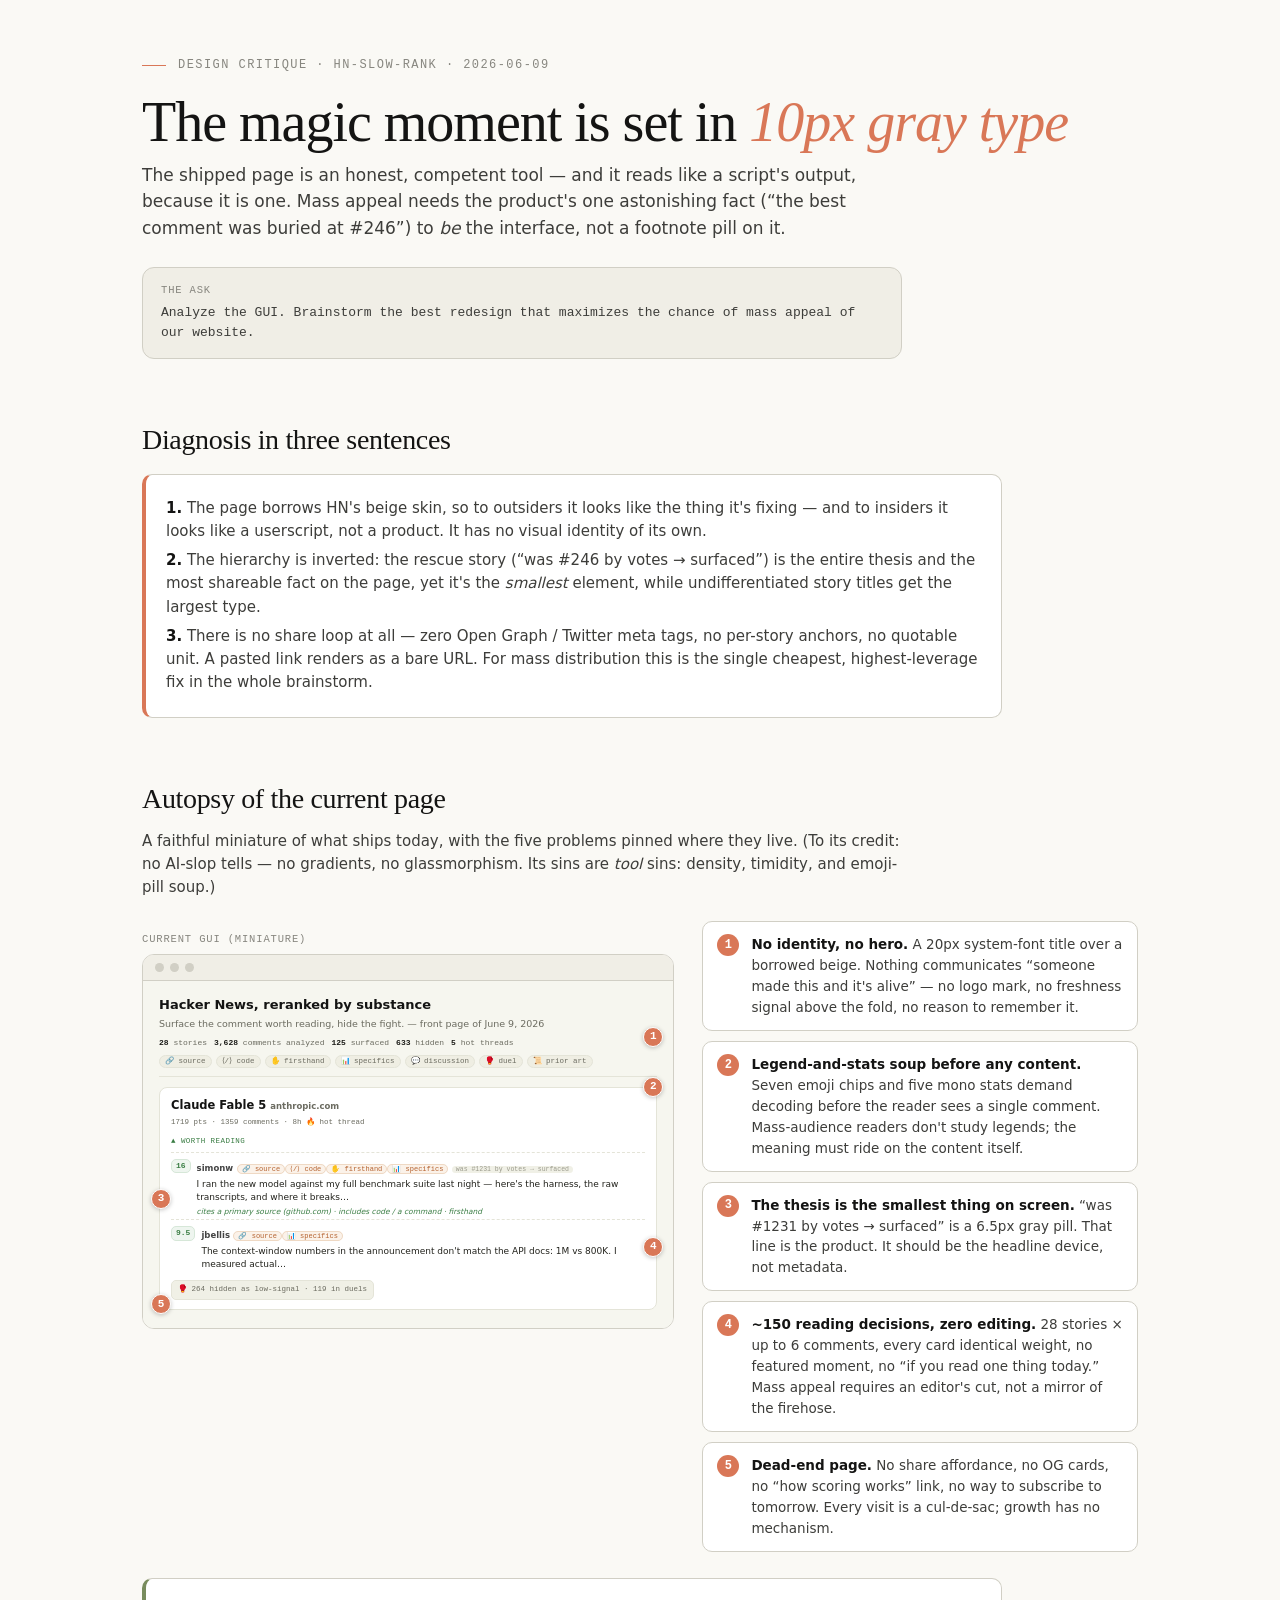
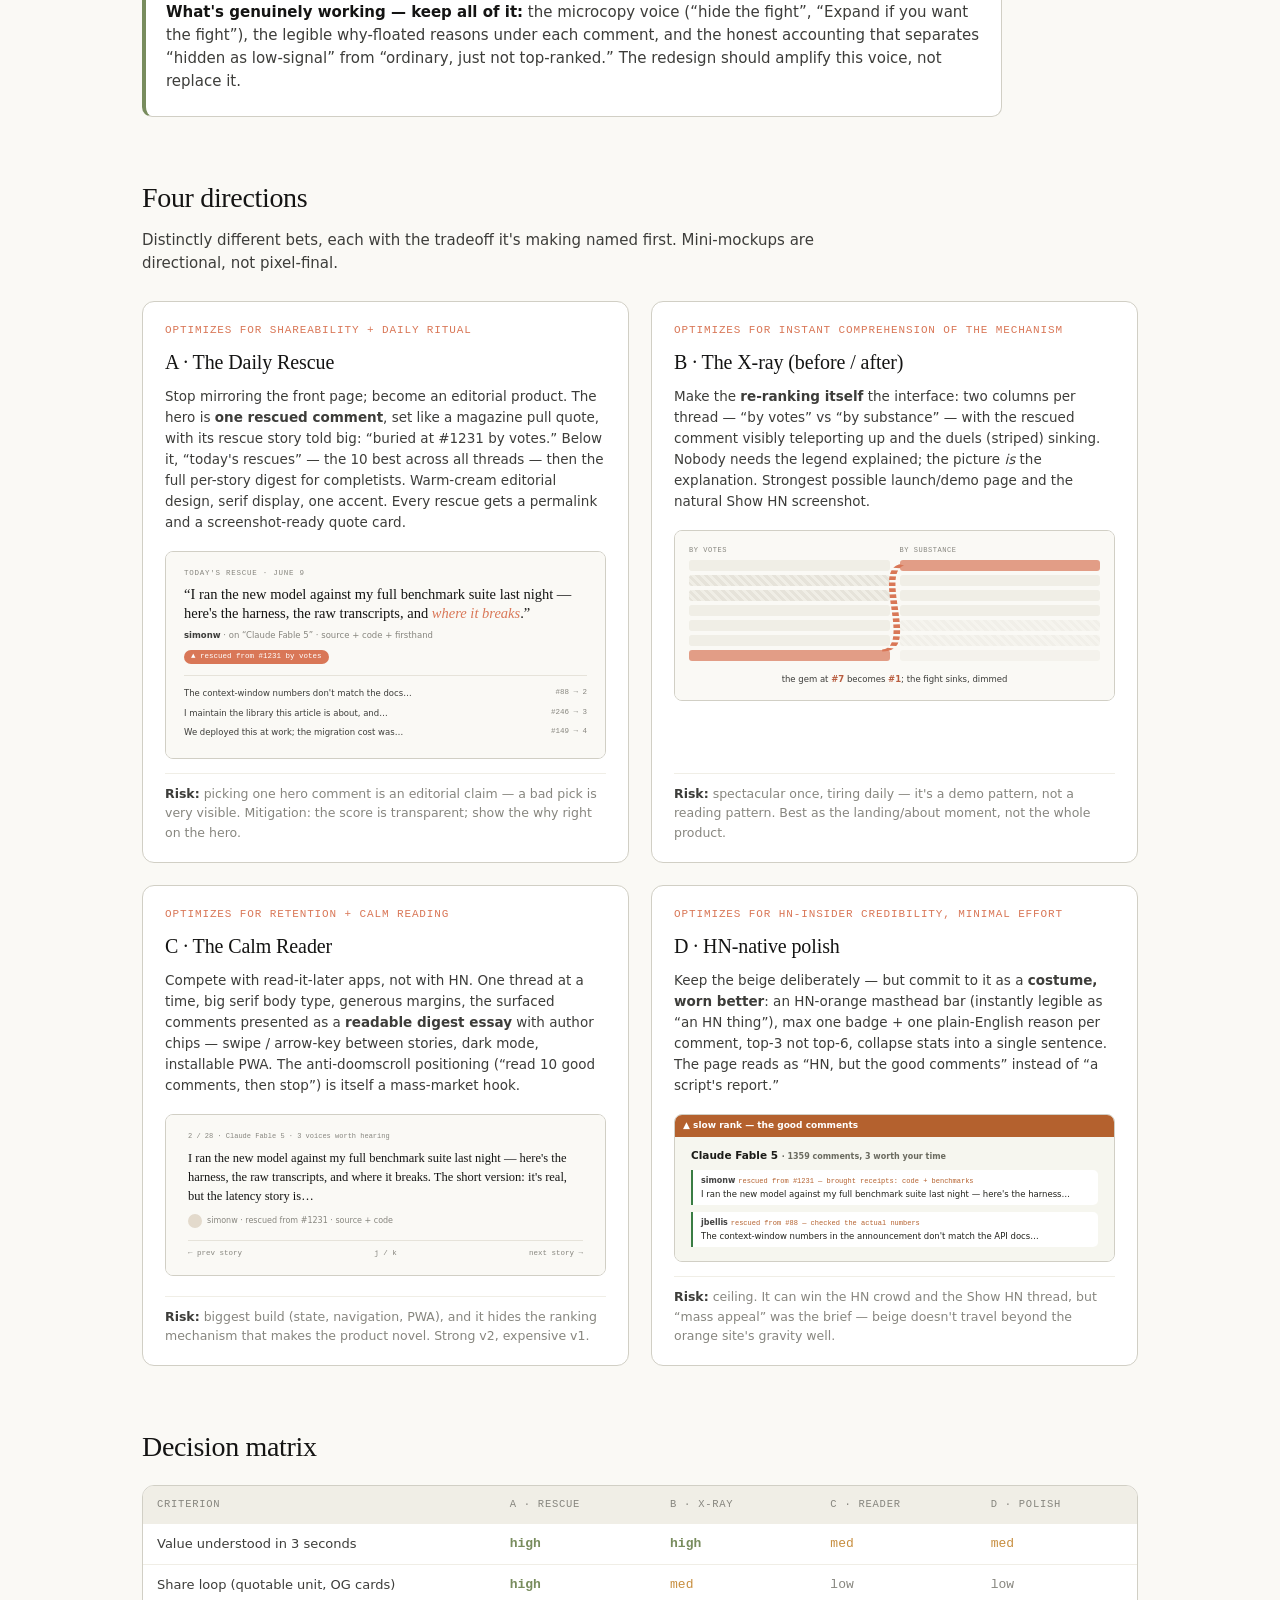
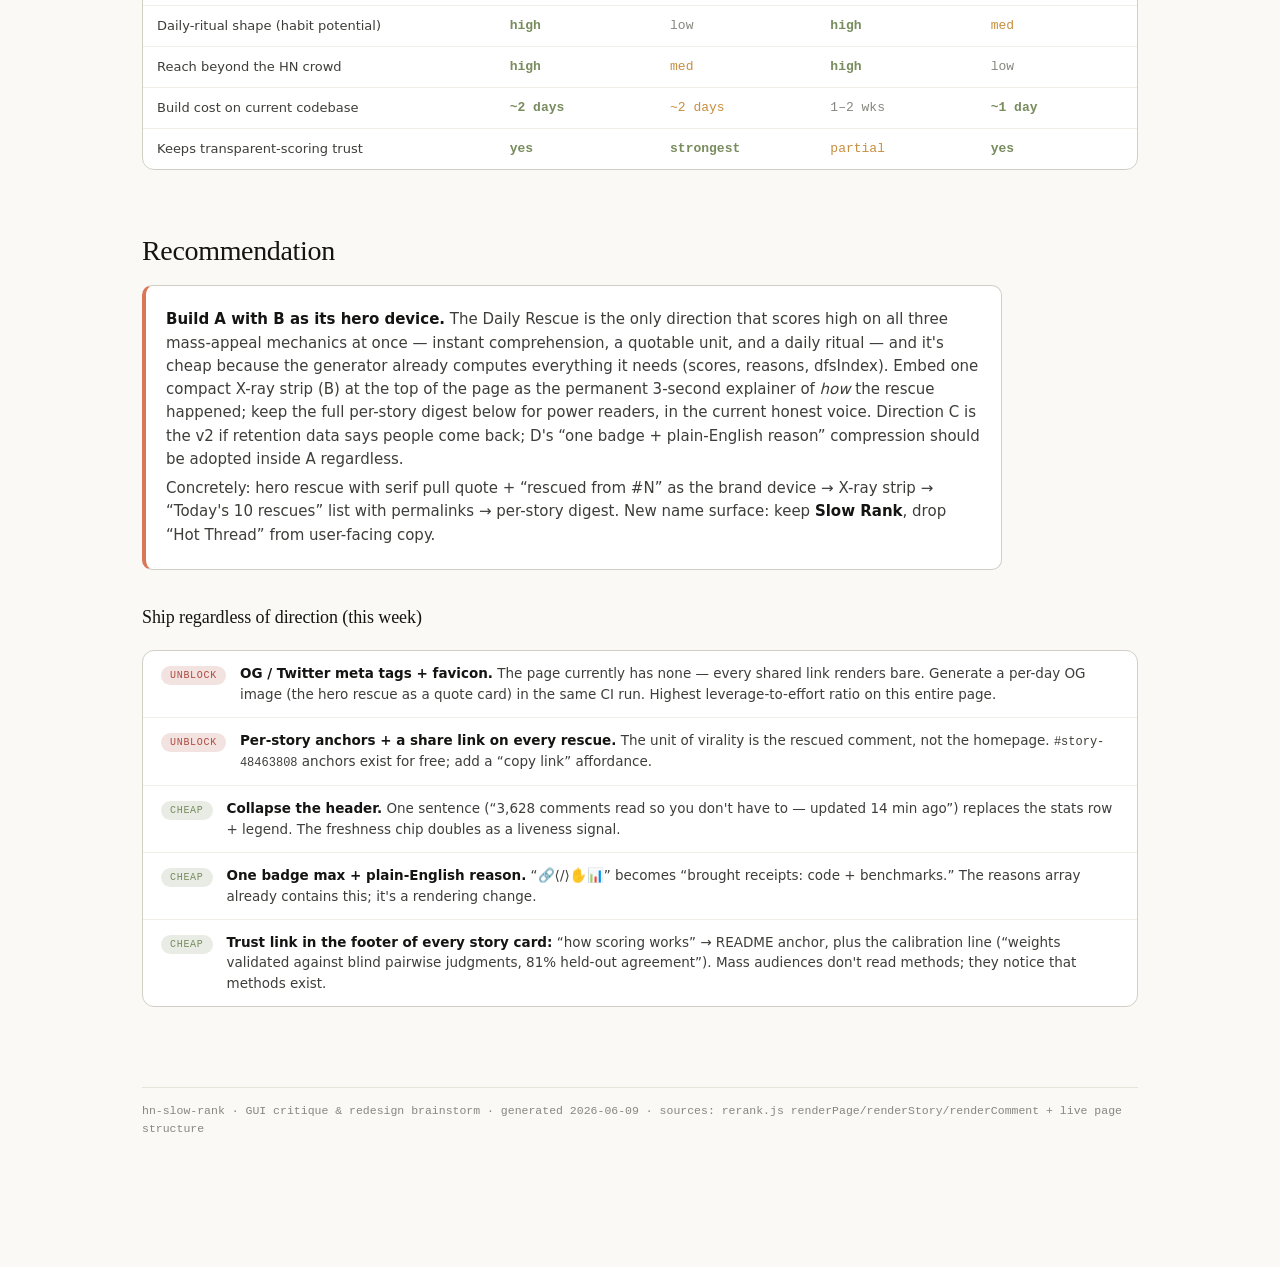
<file: gui-redesign-brainstorm.html>
<!doctype html>
<html lang="en">
<head>
<meta charset="utf-8">
<meta name="viewport" content="width=device-width, initial-scale=1">
<title>hn-slow-rank — GUI critique &amp; redesign brainstorm</title>
<style>
:root {
  --ivory:  #FAF9F5;
  --paper:  #FFFFFF;
  --slate:  #141413;
  --g100:   #F0EEE6;
  --g200:   #E6E3DA;
  --g300:   #D1CFC5;
  --g500:   #87867F;
  --g700:   #3D3D3A;
  --clay:    #D97757;
  --clay-d:  #B85C3E;
  --oat:     #E3DACC;
  --olive:   #788C5D;
  --rust:    #B04A3F;
  --amber:   #C78E3F;
  --steel:   #5C7CA3;
  --serif: ui-serif, Georgia, "Times New Roman", Times, serif;
  --sans:  system-ui, -apple-system, "Segoe UI", Roboto, Helvetica, Arial, sans-serif;
  --mono:  ui-monospace, "SF Mono", Menlo, Monaco, Consolas, monospace;
}
* { box-sizing: border-box; }
html { scroll-behavior: smooth; }
body {
  margin: 0; background: var(--ivory); color: var(--slate);
  font-family: var(--sans); font-size: 15px; line-height: 1.55;
  -webkit-font-smoothing: antialiased;
}
.wrap { max-width: 1060px; margin: 0 auto; padding: 56px 32px 130px; }
a { color: var(--clay); text-decoration-color: var(--oat); text-underline-offset: 3px; }
a:hover { text-decoration-color: var(--clay); }

h1 { font-family: var(--serif); font-weight: 500; font-size: clamp(36px, 5vw, 56px); line-height: 1.06; letter-spacing: -0.018em; margin: 0 0 10px; }
h1 em { font-style: italic; color: var(--clay); }
h2 { font-family: var(--serif); font-weight: 500; font-size: clamp(22px, 2.4vw, 28px); line-height: 1.18; letter-spacing: -0.012em; margin: 0 0 10px; }
h3 { font-family: var(--serif); font-weight: 500; font-size: 18px; letter-spacing: -0.005em; margin: 0 0 6px; }

.eyebrow {
  font-family: var(--mono); font-size: 12px; letter-spacing: 0.12em; text-transform: uppercase;
  color: var(--g500); margin-bottom: 18px; display: flex; align-items: center; gap: 12px;
}
.eyebrow::before { content: ""; width: 24px; height: 1.5px; background: var(--clay); }
.lead { font-size: 17px; color: var(--g700); max-width: 720px; margin: 0 0 8px; }

.prompt-box {
  background: var(--g100); border: 1.5px solid var(--g300); border-radius: 12px;
  padding: 14px 18px; font-family: var(--mono); font-size: 13px; color: var(--g700);
  margin: 26px 0 0; max-width: 760px;
}
.prompt-box .who { color: var(--g500); text-transform: uppercase; letter-spacing: .08em; font-size: 10.5px; margin-bottom: 5px; }

section { margin-top: 64px; }
.callout {
  background: var(--paper); border: 1.5px solid var(--g300); border-left: 4px solid var(--clay);
  border-radius: 10px; padding: 16px 20px; margin: 18px 0; max-width: 860px;
}
.callout.olive { border-left-color: var(--olive); }
.callout p { margin: 6px 0; color: var(--g700); }
.callout b { color: var(--slate); }

/* ── current-state autopsy ─────────────────────────────── */
.autopsy { display: grid; grid-template-columns: 1.1fr .9fr; gap: 28px; align-items: start; margin-top: 22px; }
.mock-frame { border: 1.5px solid var(--g300); border-radius: 12px; overflow: hidden; background: var(--paper); position: relative; }
.mock-frame .chrome {
  display: flex; gap: 6px; padding: 8px 12px; border-bottom: 1.5px solid var(--g300); background: var(--g100);
}
.chrome i { width: 9px; height: 9px; border-radius: 999px; background: var(--g300); }
.mock-label { font-family: var(--mono); font-size: 10.5px; letter-spacing: .08em; text-transform: uppercase; color: var(--g500); margin: 10px 0 6px; }

/* faithful miniature of the shipped page */
.cur { background: #f6f6ef; padding: 14px 16px 18px; font-size: 11px; position: relative; }
.cur .hdr { border-bottom: 1px solid #e4e4d8; padding-bottom: 8px; }
.cur .hdr .t { font-weight: 600; font-size: 13px; }
.cur .hdr .tg { color: #6b6b60; font-size: 9.5px; margin-top: 2px; }
.cur .statrow { display: flex; gap: 7px; flex-wrap: wrap; margin-top: 6px; font-family: var(--mono); font-size: 8px; color: #6b6b60; }
.cur .statrow b { color: #1b1b17; }
.cur .legend { display: flex; gap: 4px; flex-wrap: wrap; margin-top: 5px; }
.cur .legend span { background: #efeee3; border: 1px solid #e4e4d8; border-radius: 8px; padding: 0 5px; font-size: 7.5px; font-family: var(--mono); color: #6b6b60; }
.cur .card { background: #fff; border: 1px solid #e4e4d8; border-radius: 8px; padding: 9px 11px; margin-top: 10px; }
.cur .st { font-weight: 600; font-size: 11.5px; }
.cur .dm { color: #6b6b60; font-size: 8.5px; }
.cur .meta { font-family: var(--mono); font-size: 7.5px; color: #6b6b60; margin-top: 2px; }
.cur .lanelabel { font-family: var(--mono); font-size: 7.5px; letter-spacing: .06em; color: #3a7d44; text-transform: uppercase; margin: 7px 0 4px; }
.cur .cm { display: flex; gap: 6px; border-top: 1px dashed #e4e4d8; padding: 6px 0 2px; }
.cur .sc { font-family: var(--mono); font-size: 8px; font-weight: 600; color: #3a7d44; background: #eef5ef; border: 1px solid #d6e7d8; border-radius: 5px; padding: 0 4px; height: fit-content; }
.cur .au { font-weight: 600; color: #444; font-size: 8.5px; }
.cur .bdg { font-family: var(--mono); font-size: 7px; background: #fbf2e9; border: 1px solid #efd9c4; color: #b4612e; border-radius: 7px; padding: 0 4px; }
.cur .mv { font-family: var(--mono); font-size: 6.5px; color: #9a9a8c; background: #f0f0e6; border-radius: 5px; padding: 0 4px; }
.cur .tx { color: #23231d; font-size: 9px; margin-top: 2px; line-height: 1.45; }
.cur .why { color: #3a7d44; font-style: italic; font-size: 7.5px; margin-top: 2px; }
.cur .fold { font-family: var(--mono); font-size: 7.5px; color: #6b6b60; background: #f0f0e6; border: 1px solid #e4e4d8; border-radius: 5px; padding: 3px 6px; margin-top: 7px; display: inline-block; }

.pin {
  position: absolute; width: 20px; height: 20px; border-radius: 999px; background: var(--clay);
  color: #fff; font-family: var(--mono); font-size: 11px; font-weight: 600;
  display: flex; align-items: center; justify-content: center; border: 1.5px solid #fff;
  box-shadow: 0 1px 4px rgba(20,20,19,.25);
}
.findings { display: flex; flex-direction: column; gap: 10px; }
.finding { background: var(--paper); border: 1.5px solid var(--g300); border-radius: 10px; padding: 12px 14px; display: flex; gap: 12px; }
.finding .n {
  flex: none; width: 22px; height: 22px; border-radius: 999px; background: var(--clay); color: #fff;
  font-family: var(--mono); font-size: 12px; font-weight: 600; display: flex; align-items: center; justify-content: center;
}
.finding p { margin: 0; font-size: 13.5px; color: var(--g700); }
.finding b { color: var(--slate); }

/* ── compare grid ──────────────────────────────────────── */
.compare { display: grid; grid-template-columns: 1fr 1fr; gap: 22px; margin: 26px 0 0; }
.option { background: var(--paper); border: 1.5px solid var(--g300); border-radius: 12px; padding: 20px 22px; display: flex; flex-direction: column; }
.option .tradeoff { font-family: var(--mono); font-size: 11px; color: var(--clay); text-transform: uppercase; letter-spacing: 0.08em; margin-bottom: 8px; }
.option h3 { margin: 0 0 8px; font-size: 20px; }
.option p { margin: 0 0 8px; font-size: 13.5px; color: var(--g700); }
.option .verdict { font-size: 12.5px; color: var(--g500); border-top: 1px solid var(--g100); padding-top: 10px; margin-top: auto; }
.option .verdict b { color: var(--g700); }
.mini { border: 1.5px solid var(--g300); border-radius: 8px; overflow: hidden; margin: 10px 0 14px; }

/* mock A — the daily rescue (editorial) */
.mockA { background: #FAF9F5; padding: 16px 18px; }
.mockA .kick { font-family: var(--mono); font-size: 7.5px; letter-spacing: .1em; text-transform: uppercase; color: #87867F; }
.mockA .quote { font-family: var(--serif); font-size: 14.5px; line-height: 1.3; margin: 6px 0; color: #141413; }
.mockA .quote em { color: #D97757; font-style: italic; }
.mockA .attrib { font-size: 8.5px; color: #87867F; }
.mockA .attrib b { color: #3D3D3A; }
.mockA .rescue { display: inline-block; font-family: var(--mono); font-size: 7.5px; color: #fff; background: #D97757; border-radius: 999px; padding: 1px 7px; margin-top: 6px; }
.mockA .list { border-top: 1px solid #E6E3DA; margin-top: 10px; padding-top: 8px; }
.mockA .li { display: flex; justify-content: space-between; font-size: 8.5px; color: #3D3D3A; padding: 3px 0; }
.mockA .li span:last-child { font-family: var(--mono); color: #87867F; font-size: 7.5px; }

/* mock B — before/after x-ray */
.mockB { background: #FAF9F5; padding: 14px; }
.mockB .cols { display: grid; grid-template-columns: 1fr 1fr; gap: 10px; position: relative; }
.mockB .colh { font-family: var(--mono); font-size: 7px; text-transform: uppercase; letter-spacing: .08em; color: #87867F; margin-bottom: 4px; }
.mockB .row { height: 11px; border-radius: 3px; background: #F0EEE6; margin-bottom: 4px; }
.mockB .row.gem { background: rgba(217,119,87,.7); }
.mockB .row.fight { background: repeating-linear-gradient(45deg, #E6E3DA, #E6E3DA 3px, #F0EEE6 3px, #F0EEE6 6px); }
.mockB svg { position: absolute; inset: 0; width: 100%; height: 100%; pointer-events: none; }
.mockB .cap { font-size: 8.5px; color: #3D3D3A; margin-top: 8px; text-align: center; }
.mockB .cap b { color: #B85C3E; }

/* mock C — calm reader */
.mockC { background: #FAF9F5; padding: 16px 22px; }
.mockC .crumb { font-family: var(--mono); font-size: 7px; color: #87867F; margin-bottom: 8px; }
.mockC .bigtext { font-family: var(--serif); font-size: 12.5px; line-height: 1.5; color: #141413; }
.mockC .src { display: flex; align-items: center; gap: 5px; margin-top: 8px; font-size: 8px; color: #87867F; }
.mockC .dot { width: 14px; height: 14px; border-radius: 999px; background: #E3DACC; }
.mockC .nav { display: flex; justify-content: space-between; margin-top: 12px; font-family: var(--mono); font-size: 7.5px; color: #87867F; border-top: 1px solid #E6E3DA; padding-top: 7px; }

/* mock D — HN-native polish */
.mockD { background: #f6f6ef; padding: 14px 16px; font-size: 9px; }
.mockD .bar { background: #b4612e; color: #fff; font-weight: 600; font-size: 9px; padding: 4px 8px; border-radius: 4px 4px 0 0; margin: -14px -16px 10px; }
.mockD .st { font-weight: 600; font-size: 10.5px; color: #1b1b17; }
.mockD .cm { border-left: 2px solid #3a7d44; padding: 4px 0 4px 8px; margin-top: 7px; background: #fff; border-radius: 0 5px 5px 0; }
.mockD .au { font-weight: 600; font-size: 8px; color: #444; }
.mockD .tx { font-size: 8.5px; color: #23231d; }
.mockD .one-badge { font-family: var(--mono); font-size: 7px; color: #b4612e; }

/* ── decision matrix ──────────────────────────────────── */
.matrix { border: 1.5px solid var(--g300); border-radius: 12px; background: var(--paper); overflow: hidden; margin-top: 22px; }
.mrow { display: grid; grid-template-columns: 2.2fr repeat(4, 1fr); border-bottom: 1px solid var(--g100); }
.mrow:last-child { border-bottom: none; }
.mrow > div { padding: 10px 14px; font-size: 13px; }
.mrow.head > div { font-family: var(--mono); font-size: 10.5px; text-transform: uppercase; letter-spacing: .07em; color: var(--g500); background: var(--g100); }
.mrow .crit { color: var(--g700); }
.cell { font-family: var(--mono); font-size: 12px; }
.cell.hi { color: var(--olive); font-weight: 600; }
.cell.md { color: var(--amber); }
.cell.lo { color: var(--g500); }

/* ── quick wins ───────────────────────────────────────── */
.row-list { border: 1.5px solid var(--g300); border-radius: 12px; background: var(--paper); overflow: hidden; margin-top: 18px; }
.rl { display: flex; gap: 14px; align-items: baseline; padding: 12px 18px; border-bottom: 1px solid var(--g100); }
.rl:last-child { border-bottom: none; }
.rl .tag { flex: none; font-family: var(--mono); font-size: 10px; text-transform: uppercase; letter-spacing: .07em; border-radius: 999px; padding: 2px 9px; }
.tag.now { background: rgba(176,74,63,.16); color: var(--rust); }
.tag.cheap { background: rgba(120,140,93,.16); color: var(--olive); }
.rl p { margin: 0; font-size: 13.5px; color: var(--g700); }
.rl b { color: var(--slate); }

footer { margin-top: 80px; font-family: var(--mono); font-size: 11.5px; color: var(--g500); border-top: 1px solid var(--g200); padding-top: 14px; }

@media (max-width: 880px) {
  .wrap { padding: 36px 20px 80px; }
  .autopsy, .compare { grid-template-columns: 1fr; }
  .mrow { grid-template-columns: 1.6fr repeat(4, 1fr); }
  .mrow > div { padding: 8px 8px; font-size: 11.5px; }
}
</style>
</head>
<body>
<div class="wrap">

<header>
  <div class="eyebrow">Design critique · hn-slow-rank · 2026-06-09</div>
  <h1>The magic moment is set in <em>10px gray type</em></h1>
  <p class="lead">The shipped page is an honest, competent tool — and it reads like a script's output, because it is one. Mass appeal needs the product's one astonishing fact (“the best comment was buried at #246”) to <i>be</i> the interface, not a footnote pill on it.</p>
  <div class="prompt-box">
    <div class="who">The ask</div>
    Analyze the GUI. Brainstorm the best redesign that maximizes the chance of mass appeal of our website.
  </div>
</header>

<section>
  <h2>Diagnosis in three sentences</h2>
  <div class="callout">
    <p><b>1.</b> The page borrows HN's beige skin, so to outsiders it looks like the thing it's fixing — and to insiders it looks like a userscript, not a product. It has no visual identity of its own.</p>
    <p><b>2.</b> The hierarchy is inverted: the rescue story (“was #246 by votes → surfaced”) is the entire thesis and the most shareable fact on the page, yet it's the <i>smallest</i> element, while undifferentiated story titles get the largest type.</p>
    <p><b>3.</b> There is no share loop at all — zero Open Graph / Twitter meta tags, no per-story anchors, no quotable unit. A pasted link renders as a bare URL. For mass distribution this is the single cheapest, highest-leverage fix in the whole brainstorm.</p>
  </div>
</section>

<section>
  <h2>Autopsy of the current page</h2>
  <p style="max-width:760px;color:var(--g700)">A faithful miniature of what ships today, with the five problems pinned where they live. (To its credit: no AI-slop tells — no gradients, no glassmorphism. Its sins are <i>tool</i> sins: density, timidity, and emoji-pill soup.)</p>

  <div class="autopsy">
    <div>
      <div class="mock-label">Current GUI (miniature)</div>
      <div class="mock-frame">
        <div class="chrome"><i></i><i></i><i></i></div>
        <div class="cur">
          <span class="pin" style="top:46px; right:10px;">1</span>
          <span class="pin" style="top:96px; right:10px;">2</span>
          <span class="pin" style="top:208px; left:8px;">3</span>
          <span class="pin" style="top:256px; right:10px;">4</span>
          <span class="pin" style="bottom:14px; left:8px;">5</span>
          <div class="hdr">
            <div class="t">Hacker News, reranked by substance</div>
            <div class="tg">Surface the comment worth reading, hide the fight. — front page of June 9, 2026</div>
            <div class="statrow"><span><b>28</b> stories</span><span><b>3,628</b> comments analyzed</span><span><b>125</b> surfaced</span><span><b>633</b> hidden</span><span><b>5</b> hot threads</span></div>
            <div class="legend"><span>🔗 source</span><span>⟨/⟩ code</span><span>✋ firsthand</span><span>📊 specifics</span><span>💬 discussion</span><span>🥊 duel</span><span>📜 prior art</span></div>
          </div>
          <div class="card">
            <div class="st">Claude Fable 5 <span class="dm">anthropic.com</span></div>
            <div class="meta">1719 pts · 1359 comments · 8h 🔥 hot thread</div>
            <div class="lanelabel">▲ Worth reading</div>
            <div class="cm">
              <span class="sc">16</span>
              <div>
                <span class="au">simonw</span>
                <span class="bdg">🔗 source</span><span class="bdg">⟨/⟩ code</span><span class="bdg">✋ firsthand</span><span class="bdg">📊 specifics</span>
                <span class="mv">was #1231 by votes → surfaced</span>
                <div class="tx">I ran the new model against my full benchmark suite last night — here's the harness, the raw transcripts, and where it breaks…</div>
                <div class="why">cites a primary source (github.com) · includes code / a command · firsthand</div>
              </div>
            </div>
            <div class="cm">
              <span class="sc">9.5</span>
              <div>
                <span class="au">jbellis</span>
                <span class="bdg">🔗 source</span><span class="bdg">📊 specifics</span>
                <div class="tx">The context-window numbers in the announcement don't match the API docs: 1M vs 800K. I measured actual…</div>
              </div>
            </div>
            <div class="fold">🥊 264 hidden as low-signal · 119 in duels</div>
          </div>
        </div>
      </div>
    </div>

    <div class="findings">
      <div class="finding"><span class="n">1</span><p><b>No identity, no hero.</b> A 20px system-font title over a borrowed beige. Nothing communicates “someone made this and it's alive” — no logo mark, no freshness signal above the fold, no reason to remember it.</p></div>
      <div class="finding"><span class="n">2</span><p><b>Legend-and-stats soup before any content.</b> Seven emoji chips and five mono stats demand decoding before the reader sees a single comment. Mass-audience readers don't study legends; the meaning must ride on the content itself.</p></div>
      <div class="finding"><span class="n">3</span><p><b>The thesis is the smallest thing on screen.</b> “was #1231 by votes → surfaced” is a 6.5px gray pill. That line is the product. It should be the headline device, not metadata.</p></div>
      <div class="finding"><span class="n">4</span><p><b>~150 reading decisions, zero editing.</b> 28 stories × up to 6 comments, every card identical weight, no featured moment, no “if you read one thing today.” Mass appeal requires an editor's cut, not a mirror of the firehose.</p></div>
      <div class="finding"><span class="n">5</span><p><b>Dead-end page.</b> No share affordance, no OG cards, no “how scoring works” link, no way to subscribe to tomorrow. Every visit is a cul-de-sac; growth has no mechanism.</p></div>
    </div>
  </div>

  <div class="callout olive" style="margin-top:26px">
    <p><b>What's genuinely working — keep all of it:</b> the microcopy voice (“hide the fight”, “Expand if you want the fight”), the legible why-floated reasons under each comment, and the honest accounting that separates “hidden as low-signal” from “ordinary, just not top-ranked.” The redesign should amplify this voice, not replace it.</p>
  </div>
</section>

<section>
  <h2>Four directions</h2>
  <p style="max-width:760px;color:var(--g700)">Distinctly different bets, each with the tradeoff it's making named first. Mini-mockups are directional, not pixel-final.</p>

  <div class="compare">

    <div class="option">
      <div class="tradeoff">Optimizes for shareability + daily ritual</div>
      <h3>A · The Daily Rescue</h3>
      <p>Stop mirroring the front page; become an editorial product. The hero is <b>one rescued comment</b>, set like a magazine pull quote, with its rescue story told big: “buried at #1231 by votes.” Below it, “today's rescues” — the 10 best across all threads — then the full per-story digest for completists. Warm-cream editorial design, serif display, one accent. Every rescue gets a permalink and a screenshot-ready quote card.</p>
      <div class="mini"><div class="mockA">
        <div class="kick">Today's rescue · June 9</div>
        <div class="quote">“I ran the new model against my full benchmark suite last night — here's the harness, the raw transcripts, and <em>where it breaks</em>.”</div>
        <div class="attrib"><b>simonw</b> · on “Claude Fable 5” · source + code + firsthand</div>
        <div class="rescue">▲ rescued from #1231 by votes</div>
        <div class="list">
          <div class="li"><span>The context-window numbers don't match the docs…</span><span>#88 → 2</span></div>
          <div class="li"><span>I maintain the library this article is about, and…</span><span>#246 → 3</span></div>
          <div class="li"><span>We deployed this at work; the migration cost was…</span><span>#149 → 4</span></div>
        </div>
      </div></div>
      <div class="verdict"><b>Risk:</b> picking one hero comment is an editorial claim — a bad pick is very visible. Mitigation: the score is transparent; show the why right on the hero.</div>
    </div>

    <div class="option">
      <div class="tradeoff">Optimizes for instant comprehension of the mechanism</div>
      <h3>B · The X-ray (before / after)</h3>
      <p>Make the <b>re-ranking itself</b> the interface: two columns per thread — “by votes” vs “by substance” — with the rescued comment visibly teleporting up and the duels (striped) sinking. Nobody needs the legend explained; the picture <i>is</i> the explanation. Strongest possible launch/demo page and the natural Show HN screenshot.</p>
      <div class="mini"><div class="mockB">
        <div class="cols">
          <div>
            <div class="colh">By votes</div>
            <div class="row"></div><div class="row fight"></div><div class="row fight"></div><div class="row"></div><div class="row"></div><div class="row"></div><div class="row gem"></div>
          </div>
          <div>
            <div class="colh">By substance</div>
            <div class="row gem"></div><div class="row"></div><div class="row"></div><div class="row"></div><div class="row fight" style="opacity:.45"></div><div class="row fight" style="opacity:.45"></div><div class="row" style="opacity:.6"></div>
          </div>
          <svg viewBox="0 0 100 100" preserveAspectRatio="none"><path d="M 47 88 C 56 88, 44 16, 53 16" fill="none" stroke="#D97757" stroke-width="1.6" stroke-dasharray="3 2"/></svg>
        </div>
        <div class="cap">the gem at <b>#7</b> becomes <b>#1</b>; the fight sinks, dimmed</div>
      </div></div>
      <div class="verdict"><b>Risk:</b> spectacular once, tiring daily — it's a demo pattern, not a reading pattern. Best as the landing/about moment, not the whole product.</div>
    </div>

    <div class="option">
      <div class="tradeoff">Optimizes for retention + calm reading</div>
      <h3>C · The Calm Reader</h3>
      <p>Compete with read-it-later apps, not with HN. One thread at a time, big serif body type, generous margins, the surfaced comments presented as a <b>readable digest essay</b> with author chips — swipe / arrow-key between stories, dark mode, installable PWA. The anti-doomscroll positioning (“read 10 good comments, then stop”) is itself a mass-market hook.</p>
      <div class="mini"><div class="mockC">
        <div class="crumb">2 / 28 · Claude Fable 5 · 3 voices worth hearing</div>
        <div class="bigtext">I ran the new model against my full benchmark suite last night — here's the harness, the raw transcripts, and where it breaks. The short version: it's real, but the latency story is…</div>
        <div class="src"><span class="dot"></span> simonw · rescued from #1231 · source + code</div>
        <div class="nav"><span>← prev story</span><span>j / k</span><span>next story →</span></div>
      </div></div>
      <div class="verdict"><b>Risk:</b> biggest build (state, navigation, PWA), and it hides the ranking mechanism that makes the product novel. Strong v2, expensive v1.</div>
    </div>

    <div class="option">
      <div class="tradeoff">Optimizes for HN-insider credibility, minimal effort</div>
      <h3>D · HN-native polish</h3>
      <p>Keep the beige deliberately — but commit to it as a <b>costume, worn better</b>: an HN-orange masthead bar (instantly legible as “an HN thing”), max one badge + one plain-English reason per comment, top-3 not top-6, collapse stats into a single sentence. The page reads as “HN, but the good comments” instead of “a script's report.”</p>
      <div class="mini"><div class="mockD">
        <div class="bar">▲ slow rank — the good comments</div>
        <div class="st">Claude Fable 5 <span style="color:#6b6b60;font-size:8px">· 1359 comments, 3 worth your time</span></div>
        <div class="cm"><span class="au">simonw</span> <span class="one-badge">rescued from #1231 — brought receipts: code + benchmarks</span><div class="tx">I ran the new model against my full benchmark suite last night — here's the harness…</div></div>
        <div class="cm"><span class="au">jbellis</span> <span class="one-badge">rescued from #88 — checked the actual numbers</span><div class="tx">The context-window numbers in the announcement don't match the API docs…</div></div>
      </div></div>
      <div class="verdict"><b>Risk:</b> ceiling. It can win the HN crowd and the Show HN thread, but “mass appeal” was the brief — beige doesn't travel beyond the orange site's gravity well.</div>
    </div>

  </div>
</section>

<section>
  <h2>Decision matrix</h2>
  <div class="matrix">
    <div class="mrow head"><div>Criterion</div><div>A · Rescue</div><div>B · X-ray</div><div>C · Reader</div><div>D · Polish</div></div>
    <div class="mrow"><div class="crit">Value understood in 3 seconds</div><div class="cell hi">high</div><div class="cell hi">high</div><div class="cell md">med</div><div class="cell md">med</div></div>
    <div class="mrow"><div class="crit">Share loop (quotable unit, OG cards)</div><div class="cell hi">high</div><div class="cell md">med</div><div class="cell lo">low</div><div class="cell lo">low</div></div>
    <div class="mrow"><div class="crit">Daily-ritual shape (habit potential)</div><div class="cell hi">high</div><div class="cell lo">low</div><div class="cell hi">high</div><div class="cell md">med</div></div>
    <div class="mrow"><div class="crit">Reach beyond the HN crowd</div><div class="cell hi">high</div><div class="cell md">med</div><div class="cell hi">high</div><div class="cell lo">low</div></div>
    <div class="mrow"><div class="crit">Build cost on current codebase</div><div class="cell hi">~2 days</div><div class="cell md">~2 days</div><div class="cell lo">1–2 wks</div><div class="cell hi">~1 day</div></div>
    <div class="mrow"><div class="crit">Keeps transparent-scoring trust</div><div class="cell hi">yes</div><div class="cell hi">strongest</div><div class="cell md">partial</div><div class="cell hi">yes</div></div>
  </div>
</section>

<section>
  <h2>Recommendation</h2>
  <div class="callout">
    <p><b>Build A with B as its hero device.</b> The Daily Rescue is the only direction that scores high on all three mass-appeal mechanics at once — instant comprehension, a quotable unit, and a daily ritual — and it's cheap because the generator already computes everything it needs (scores, reasons, dfsIndex). Embed one compact X-ray strip (B) at the top of the page as the permanent 3-second explainer of <i>how</i> the rescue happened; keep the full per-story digest below for power readers, in the current honest voice. Direction C is the v2 if retention data says people come back; D's “one badge + plain-English reason” compression should be adopted inside A regardless.</p>
    <p>Concretely: hero rescue with serif pull quote + “rescued from #N” as the brand device → X-ray strip → “Today's 10 rescues” list with permalinks → per-story digest. New name surface: keep <b>Slow Rank</b>, drop “Hot Thread” from user-facing copy.</p>
  </div>

  <h3 style="margin-top:34px">Ship regardless of direction (this week)</h3>
  <div class="row-list">
    <div class="rl"><span class="tag now">unblock</span><p><b>OG / Twitter meta tags + favicon.</b> The page currently has none — every shared link renders bare. Generate a per-day OG image (the hero rescue as a quote card) in the same CI run. Highest leverage-to-effort ratio on this entire page.</p></div>
    <div class="rl"><span class="tag now">unblock</span><p><b>Per-story anchors + a share link on every rescue.</b> The unit of virality is the rescued comment, not the homepage. <span style="font-family:var(--mono);font-size:12px">#story-48463808</span> anchors exist for free; add a “copy link” affordance.</p></div>
    <div class="rl"><span class="tag cheap">cheap</span><p><b>Collapse the header.</b> One sentence (“3,628 comments read so you don't have to — updated 14 min ago”) replaces the stats row + legend. The freshness chip doubles as a liveness signal.</p></div>
    <div class="rl"><span class="tag cheap">cheap</span><p><b>One badge max + plain-English reason.</b> “🔗⟨/⟩✋📊” becomes “brought receipts: code + benchmarks.” The reasons array already contains this; it's a rendering change.</p></div>
    <div class="rl"><span class="tag cheap">cheap</span><p><b>Trust link in the footer of every story card:</b> “how scoring works” → README anchor, plus the calibration line (“weights validated against blind pairwise judgments, 81% held-out agreement”). Mass audiences don't read methods; they notice that methods exist.</p></div>
  </div>
</section>

<footer>hn-slow-rank · GUI critique &amp; redesign brainstorm · generated 2026-06-09 · sources: rerank.js renderPage/renderStory/renderComment + live page structure</footer>

</div>
</body>
</html>
</file>
